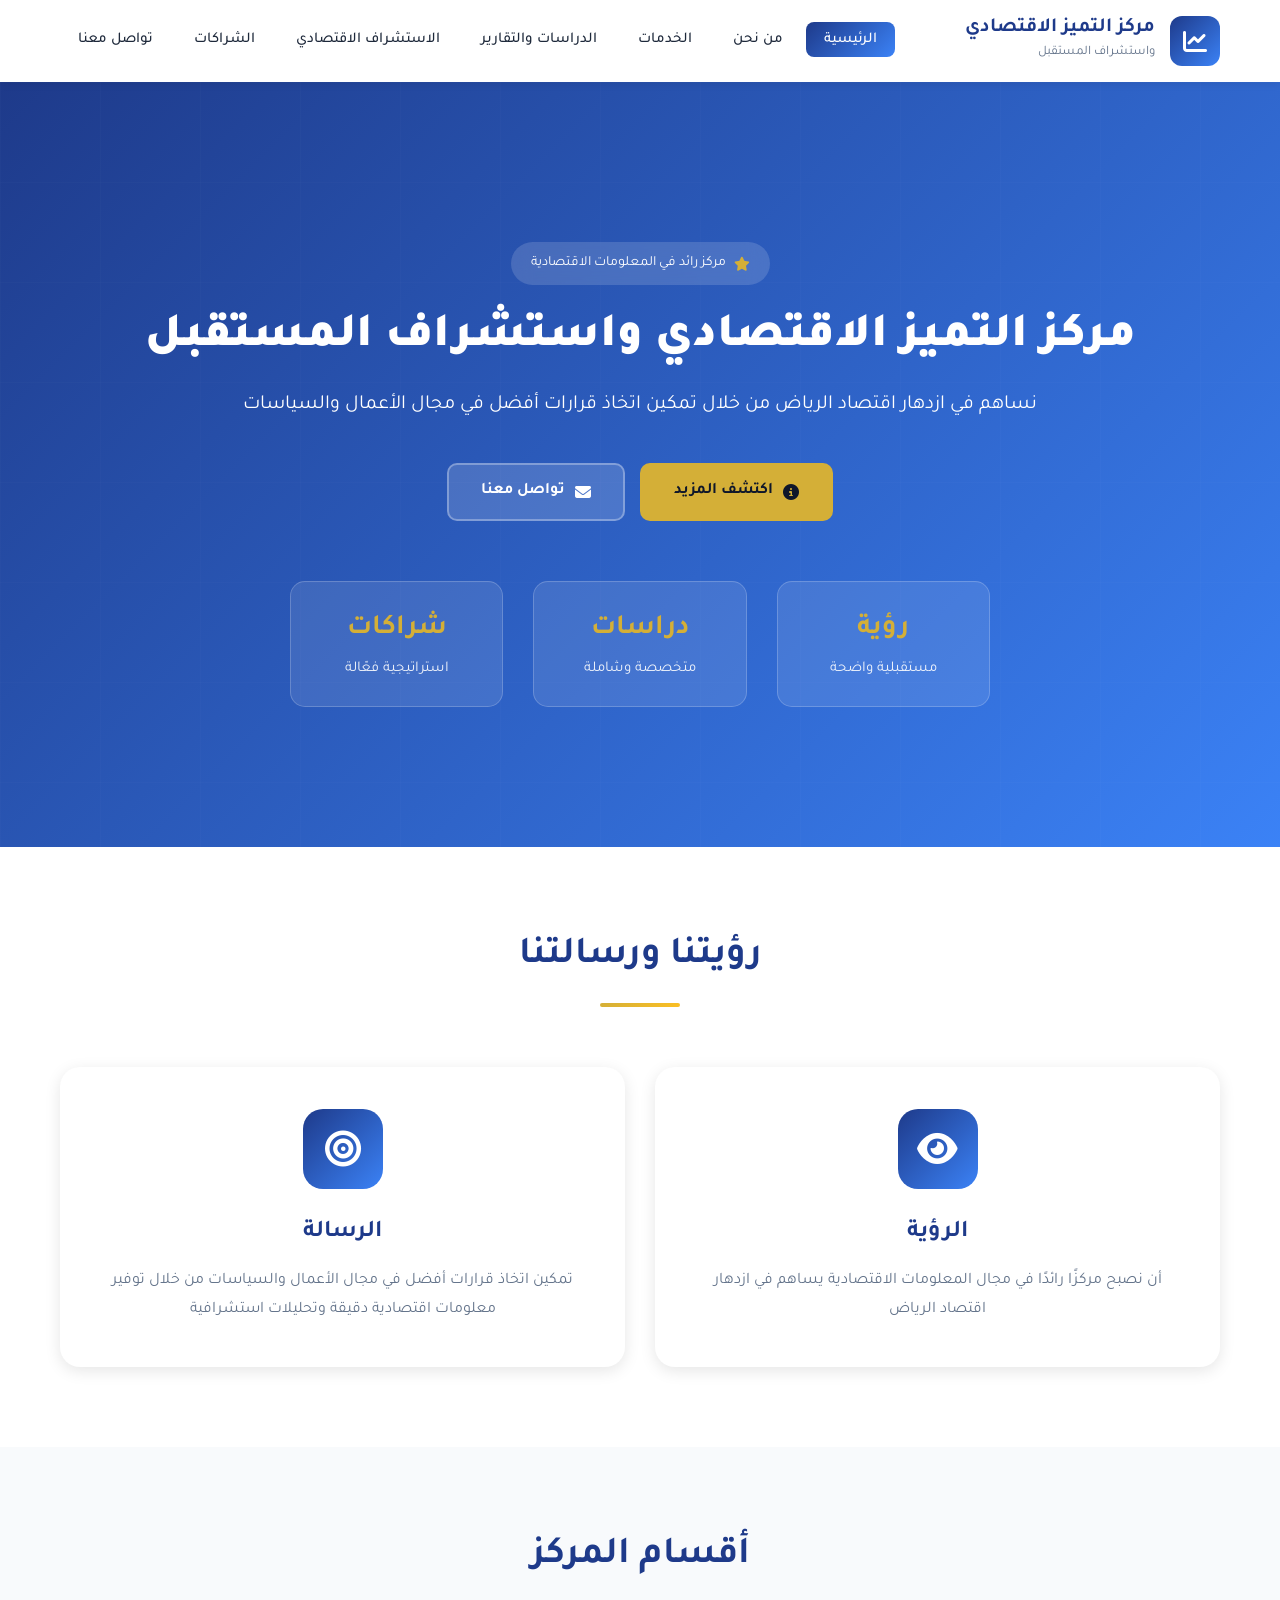
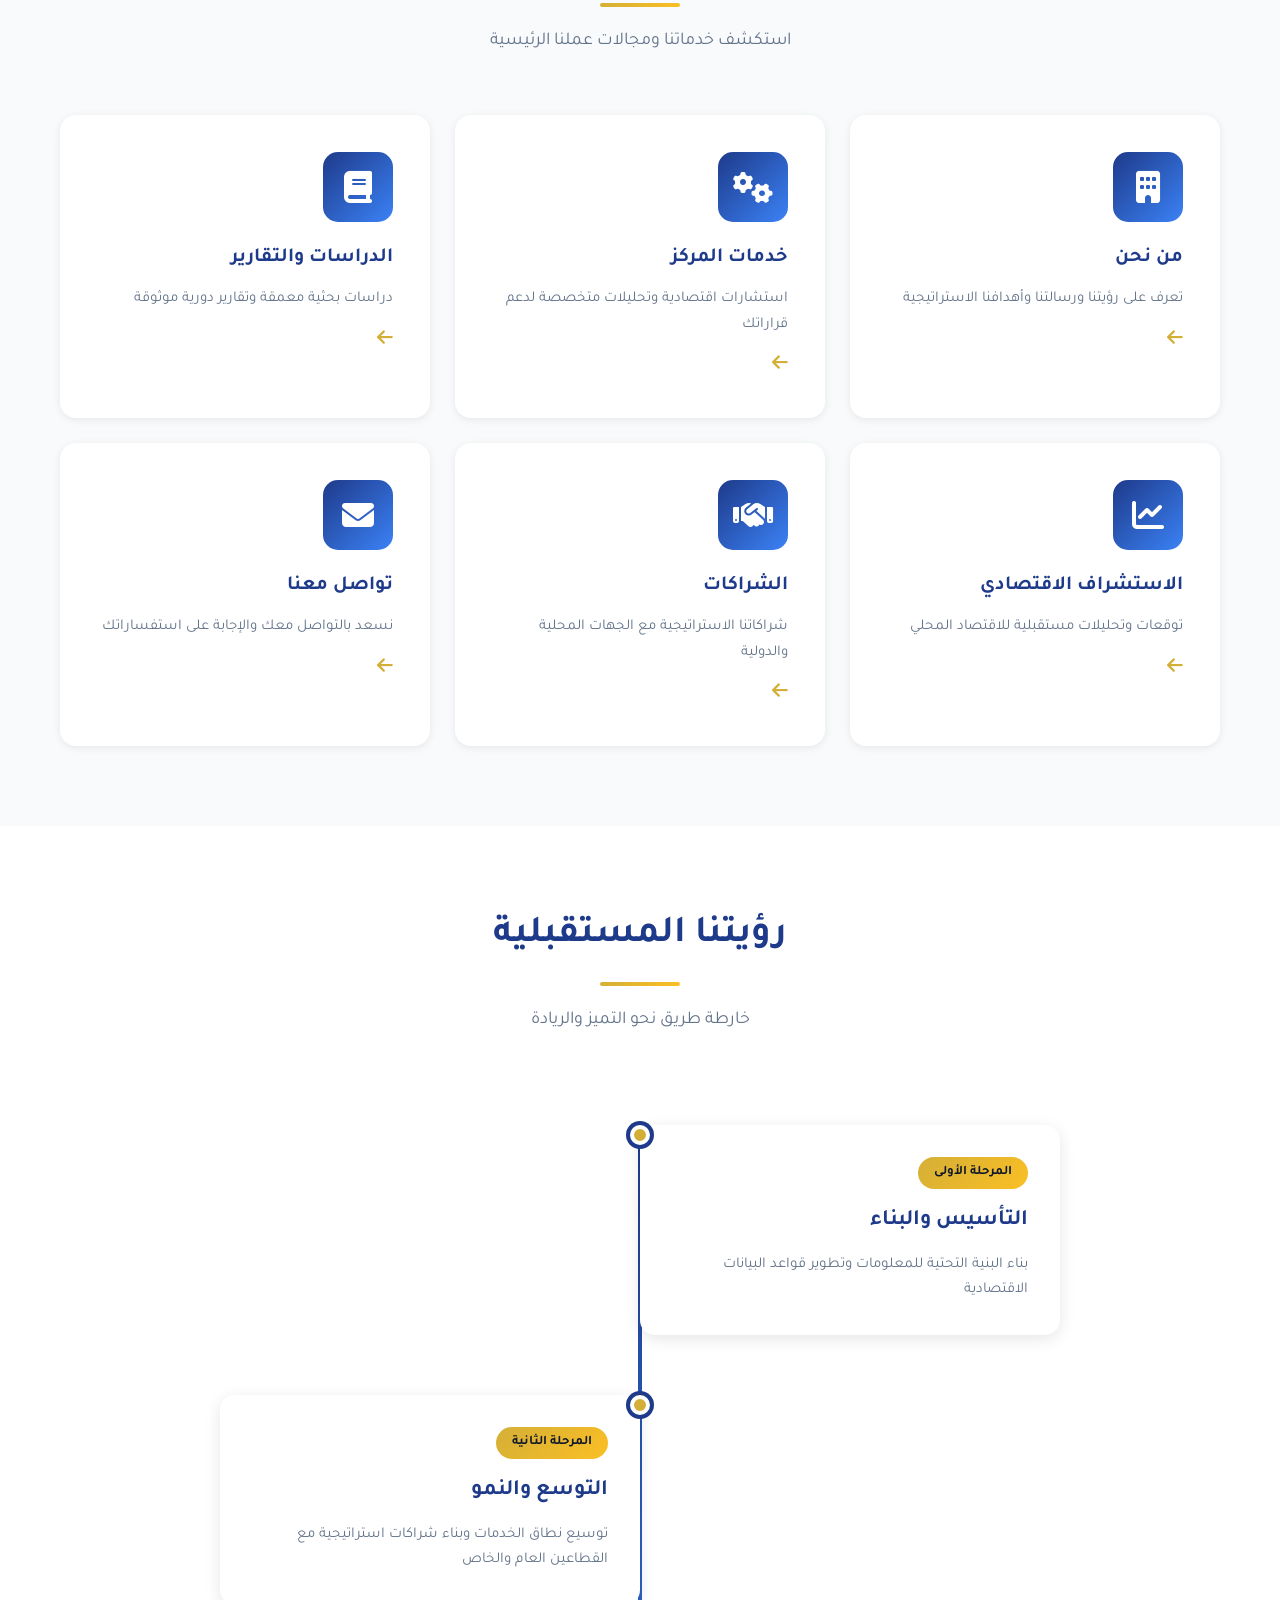
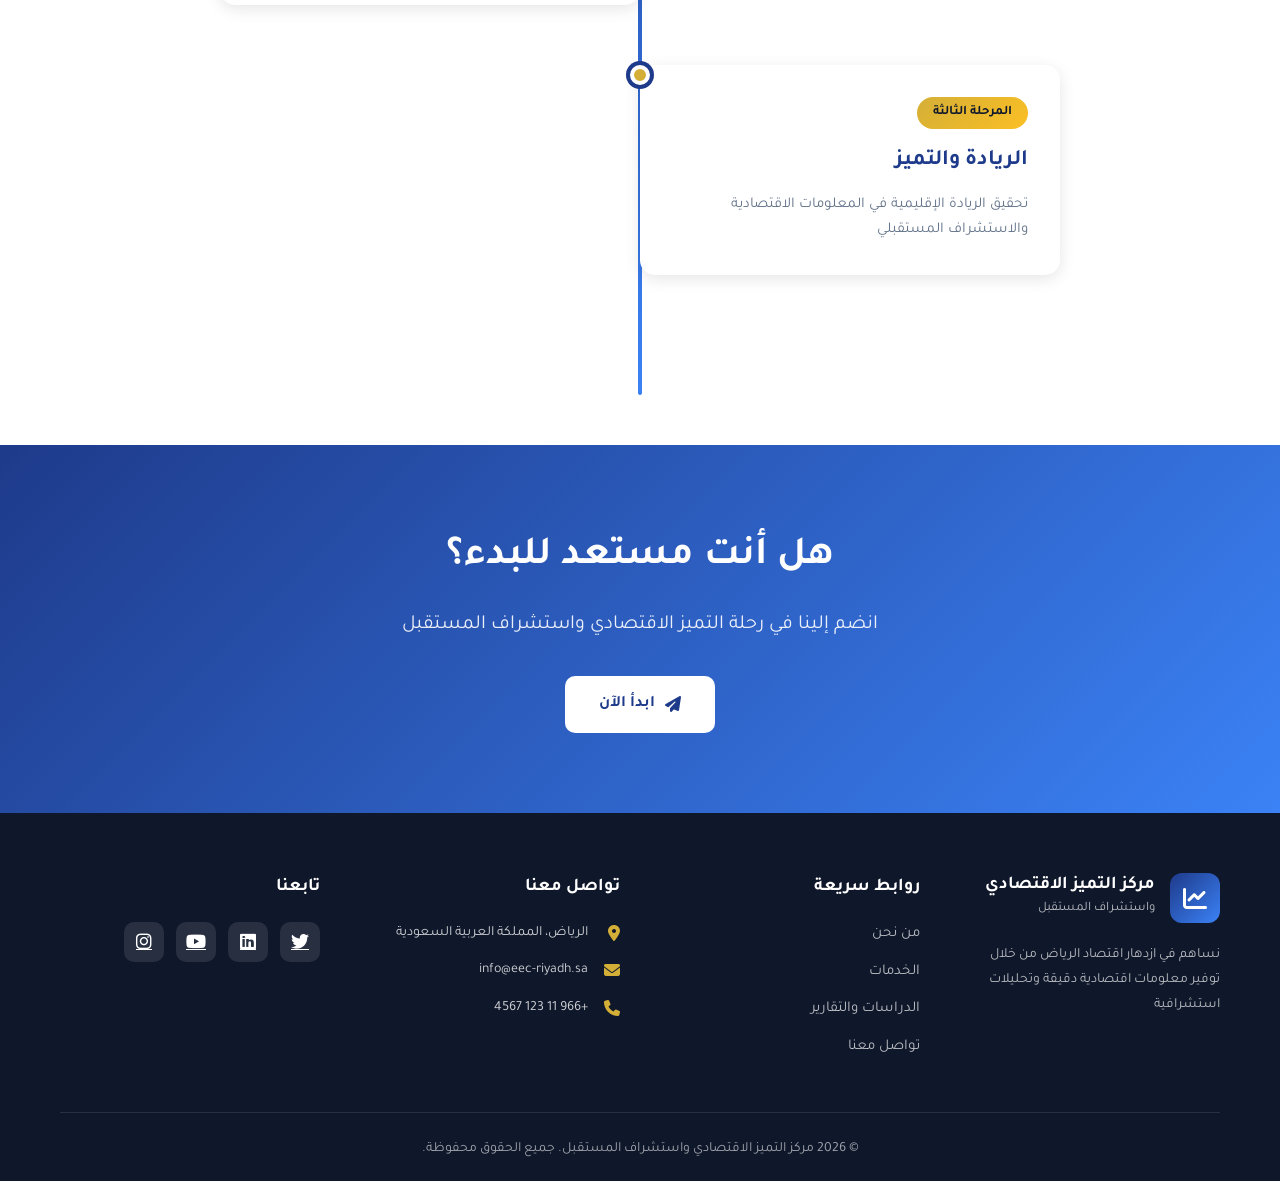
<file: index.html>
<!DOCTYPE html>
<html lang="ar" dir="rtl">
<head>
    <meta charset="UTF-8">
    <meta name="viewport" content="width=device-width, initial-scale=1.0">
    <title>مركز التميز الاقتصادي واستشراف المستقبل</title>
    <link rel="stylesheet" href="css/style.css">
    <link rel="stylesheet" href="https://cdn.jsdelivr.net/npm/@fortawesome/fontawesome-free@6.4.0/css/all.min.css">
    <link rel="preconnect" href="https://fonts.googleapis.com">
    <link rel="preconnect" href="https://fonts.gstatic.com" crossorigin>
    <link href="https://fonts.googleapis.com/css2?family=Tajawal:wght@300;400;500;700;900&display=swap" rel="stylesheet">
</head>
<body>
    <!-- Header -->
    <header class="header">
        <div class="container">
            <nav class="navbar">
                <div class="logo">
                    <div class="logo-icon">
                        <i class="fas fa-chart-line"></i>
                    </div>
                    <div class="logo-text">
                        <h1>مركز التميز الاقتصادي</h1>
                        <span>واستشراف المستقبل</span>
                    </div>
                </div>
                <button class="nav-toggle" id="navToggle">
                    <i class="fas fa-bars"></i>
                </button>
                <ul class="nav-menu" id="navMenu">
                    <li><a href="index.html" class="active">الرئيسية</a></li>
                    <li><a href="about.html">من نحن</a></li>
                    <li><a href="services.html">الخدمات</a></li>
                    <li><a href="studies.html">الدراسات والتقارير</a></li>
                    <li><a href="foresight.html">الاستشراف الاقتصادي</a></li>
                    <li><a href="partnerships.html">الشراكات</a></li>
                    <li><a href="contact.html">تواصل معنا</a></li>
                </ul>
            </nav>
        </div>
    </header>

    <!-- Hero Section -->
    <section class="hero">
        <div class="hero-overlay"></div>
        <div class="container">
            <div class="hero-content">
                <div class="hero-badge">
                    <i class="fas fa-star"></i>
                    <span>مركز رائد في المعلومات الاقتصادية</span>
                </div>
                <h1 class="hero-title">مركز التميز الاقتصادي واستشراف المستقبل</h1>
                <p class="hero-subtitle">نساهم في ازدهار اقتصاد الرياض من خلال تمكين اتخاذ قرارات أفضل في مجال الأعمال والسياسات</p>
                <div class="hero-buttons">
                    <a href="about.html" class="btn btn-primary">
                        <i class="fas fa-info-circle"></i>
                        <span>اكتشف المزيد</span>
                    </a>
                    <a href="contact.html" class="btn btn-secondary">
                        <i class="fas fa-envelope"></i>
                        <span>تواصل معنا</span>
                    </a>
                </div>
                <div class="hero-stats">
                    <div class="stat-item">
                        <div class="stat-number">رؤية</div>
                        <div class="stat-label">مستقبلية واضحة</div>
                    </div>
                    <div class="stat-item">
                        <div class="stat-number">دراسات</div>
                        <div class="stat-label">متخصصة وشاملة</div>
                    </div>
                    <div class="stat-item">
                        <div class="stat-number">شراكات</div>
                        <div class="stat-label">استراتيجية فعّالة</div>
                    </div>
                </div>
            </div>
        </div>
    </section>

    <!-- Vision & Mission Section -->
    <section class="vision-mission">
        <div class="container">
            <div class="section-header">
                <h2 class="section-title">رؤيتنا ورسالتنا</h2>
                <div class="section-divider"></div>
            </div>
            <div class="vm-grid">
                <div class="vm-card">
                    <div class="vm-icon">
                        <i class="fas fa-eye"></i>
                    </div>
                    <h3>الرؤية</h3>
                    <p>أن نصبح مركزًا رائدًا في مجال المعلومات الاقتصادية يساهم في ازدهار اقتصاد الرياض</p>
                </div>
                <div class="vm-card">
                    <div class="vm-icon">
                        <i class="fas fa-bullseye"></i>
                    </div>
                    <h3>الرسالة</h3>
                    <p>تمكين اتخاذ قرارات أفضل في مجال الأعمال والسياسات من خلال توفير معلومات اقتصادية دقيقة وتحليلات استشرافية</p>
                </div>
            </div>
        </div>
    </section>

    <!-- Main Services Cards -->
    <section class="services-nav">
        <div class="container">
            <div class="section-header">
                <h2 class="section-title">أقسام المركز</h2>
                <div class="section-divider"></div>
                <p class="section-subtitle">استكشف خدماتنا ومجالات عملنا الرئيسية</p>
            </div>
            <div class="services-grid">
                <a href="about.html" class="service-card">
                    <div class="service-icon">
                        <i class="fas fa-building"></i>
                    </div>
                    <h3>من نحن</h3>
                    <p>تعرف على رؤيتنا ورسالتنا وأهدافنا الاستراتيجية</p>
                    <div class="service-arrow">
                        <i class="fas fa-arrow-left"></i>
                    </div>
                </a>

                <a href="services.html" class="service-card">
                    <div class="service-icon">
                        <i class="fas fa-cogs"></i>
                    </div>
                    <h3>خدمات المركز</h3>
                    <p>استشارات اقتصادية وتحليلات متخصصة لدعم قراراتك</p>
                    <div class="service-arrow">
                        <i class="fas fa-arrow-left"></i>
                    </div>
                </a>

                <a href="studies.html" class="service-card">
                    <div class="service-icon">
                        <i class="fas fa-book"></i>
                    </div>
                    <h3>الدراسات والتقارير</h3>
                    <p>دراسات بحثية معمقة وتقارير دورية موثوقة</p>
                    <div class="service-arrow">
                        <i class="fas fa-arrow-left"></i>
                    </div>
                </a>

                <a href="foresight.html" class="service-card">
                    <div class="service-icon">
                        <i class="fas fa-chart-line"></i>
                    </div>
                    <h3>الاستشراف الاقتصادي</h3>
                    <p>توقعات وتحليلات مستقبلية للاقتصاد المحلي</p>
                    <div class="service-arrow">
                        <i class="fas fa-arrow-left"></i>
                    </div>
                </a>

                <a href="partnerships.html" class="service-card">
                    <div class="service-icon">
                        <i class="fas fa-handshake"></i>
                    </div>
                    <h3>الشراكات</h3>
                    <p>شراكاتنا الاستراتيجية مع الجهات المحلية والدولية</p>
                    <div class="service-arrow">
                        <i class="fas fa-arrow-left"></i>
                    </div>
                </a>

                <a href="contact.html" class="service-card">
                    <div class="service-icon">
                        <i class="fas fa-envelope"></i>
                    </div>
                    <h3>تواصل معنا</h3>
                    <p>نسعد بالتواصل معك والإجابة على استفساراتك</p>
                    <div class="service-arrow">
                        <i class="fas fa-arrow-left"></i>
                    </div>
                </a>
            </div>
        </div>
    </section>

    <!-- Future Vision Timeline -->
    <section class="timeline-section">
        <div class="container">
            <div class="section-header">
                <h2 class="section-title">رؤيتنا المستقبلية</h2>
                <div class="section-divider"></div>
                <p class="section-subtitle">خارطة طريق نحو التميز والريادة</p>
            </div>
            <div class="timeline">
                <div class="timeline-item">
                    <div class="timeline-dot"></div>
                    <div class="timeline-content">
                        <div class="timeline-year">المرحلة الأولى</div>
                        <h3>التأسيس والبناء</h3>
                        <p>بناء البنية التحتية للمعلومات وتطوير قواعد البيانات الاقتصادية</p>
                    </div>
                </div>
                <div class="timeline-item">
                    <div class="timeline-dot"></div>
                    <div class="timeline-content">
                        <div class="timeline-year">المرحلة الثانية</div>
                        <h3>التوسع والنمو</h3>
                        <p>توسيع نطاق الخدمات وبناء شراكات استراتيجية مع القطاعين العام والخاص</p>
                    </div>
                </div>
                <div class="timeline-item">
                    <div class="timeline-dot"></div>
                    <div class="timeline-content">
                        <div class="timeline-year">المرحلة الثالثة</div>
                        <h3>الريادة والتميز</h3>
                        <p>تحقيق الريادة الإقليمية في المعلومات الاقتصادية والاستشراف المستقبلي</p>
                    </div>
                </div>
            </div>
        </div>
    </section>

    <!-- CTA Section -->
    <section class="cta-section">
        <div class="container">
            <div class="cta-content">
                <h2>هل أنت مستعد للبدء؟</h2>
                <p>انضم إلينا في رحلة التميز الاقتصادي واستشراف المستقبل</p>
                <a href="contact.html" class="btn btn-light">
                    <i class="fas fa-paper-plane"></i>
                    <span>ابدأ الآن</span>
                </a>
            </div>
        </div>
    </section>

    <!-- Footer -->
    <footer class="footer">
        <div class="container">
            <div class="footer-content">
                <div class="footer-section">
                    <div class="footer-logo">
                        <div class="logo-icon">
                            <i class="fas fa-chart-line"></i>
                        </div>
                        <div class="logo-text">
                            <h3>مركز التميز الاقتصادي</h3>
                            <span>واستشراف المستقبل</span>
                        </div>
                    </div>
                    <p class="footer-desc">نساهم في ازدهار اقتصاد الرياض من خلال توفير معلومات اقتصادية دقيقة وتحليلات استشرافية</p>
                </div>
                <div class="footer-section">
                    <h4>روابط سريعة</h4>
                    <ul class="footer-links">
                        <li><a href="about.html">من نحن</a></li>
                        <li><a href="services.html">الخدمات</a></li>
                        <li><a href="studies.html">الدراسات والتقارير</a></li>
                        <li><a href="contact.html">تواصل معنا</a></li>
                    </ul>
                </div>
                <div class="footer-section">
                    <h4>تواصل معنا</h4>
                    <ul class="footer-contact">
                        <li>
                            <i class="fas fa-map-marker-alt"></i>
                            <span>الرياض، المملكة العربية السعودية</span>
                        </li>
                        <li>
                            <i class="fas fa-envelope"></i>
                            <span>info@eec-riyadh.sa</span>
                        </li>
                        <li>
                            <i class="fas fa-phone"></i>
                            <span>+966 11 123 4567</span>
                        </li>
                    </ul>
                </div>
                <div class="footer-section">
                    <h4>تابعنا</h4>
                    <div class="social-links">
                        <a href="#" aria-label="Twitter"><i class="fab fa-twitter"></i></a>
                        <a href="#" aria-label="LinkedIn"><i class="fab fa-linkedin"></i></a>
                        <a href="#" aria-label="YouTube"><i class="fab fa-youtube"></i></a>
                        <a href="#" aria-label="Instagram"><i class="fab fa-instagram"></i></a>
                    </div>
                </div>
            </div>
            <div class="footer-bottom">
                <p>&copy; 2026 مركز التميز الاقتصادي واستشراف المستقبل. جميع الحقوق محفوظة.</p>
            </div>
        </div>
    </footer>

    <script src="js/main.js"></script>
</body>
</html>
</file>
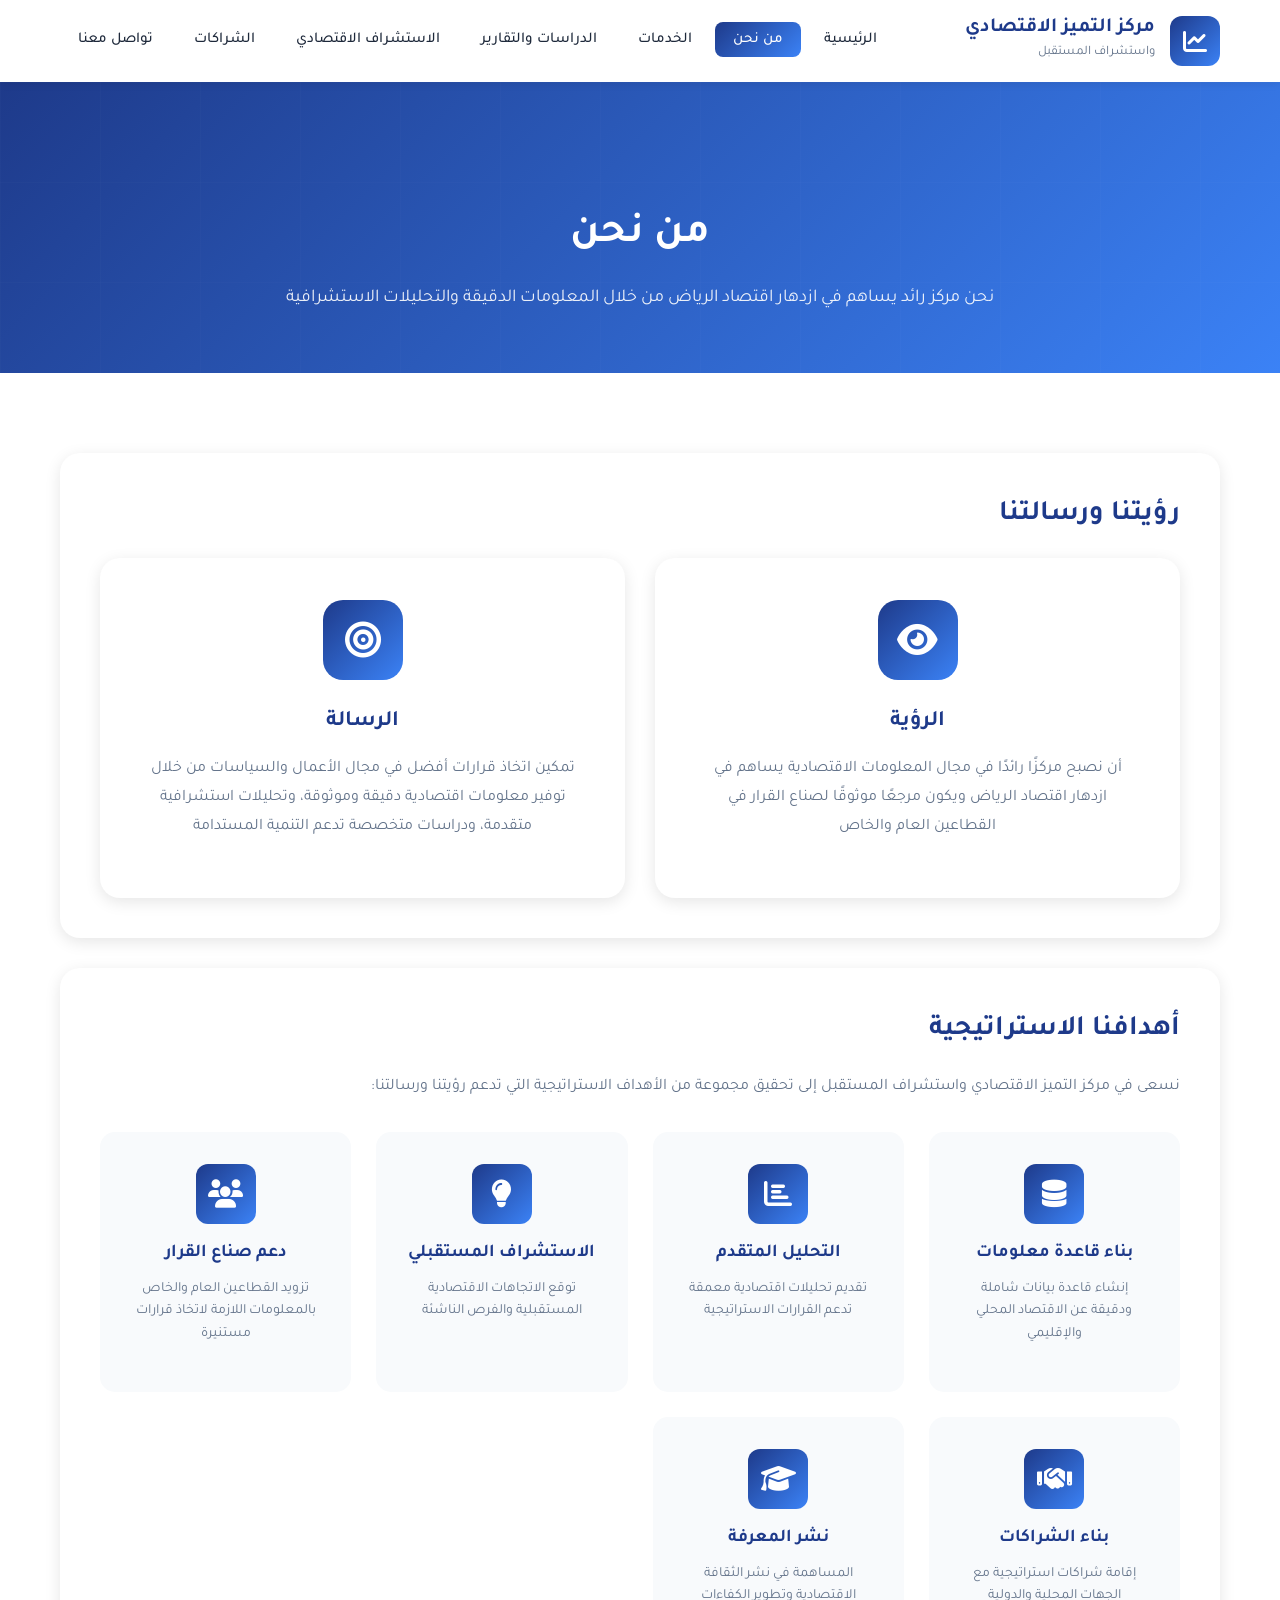
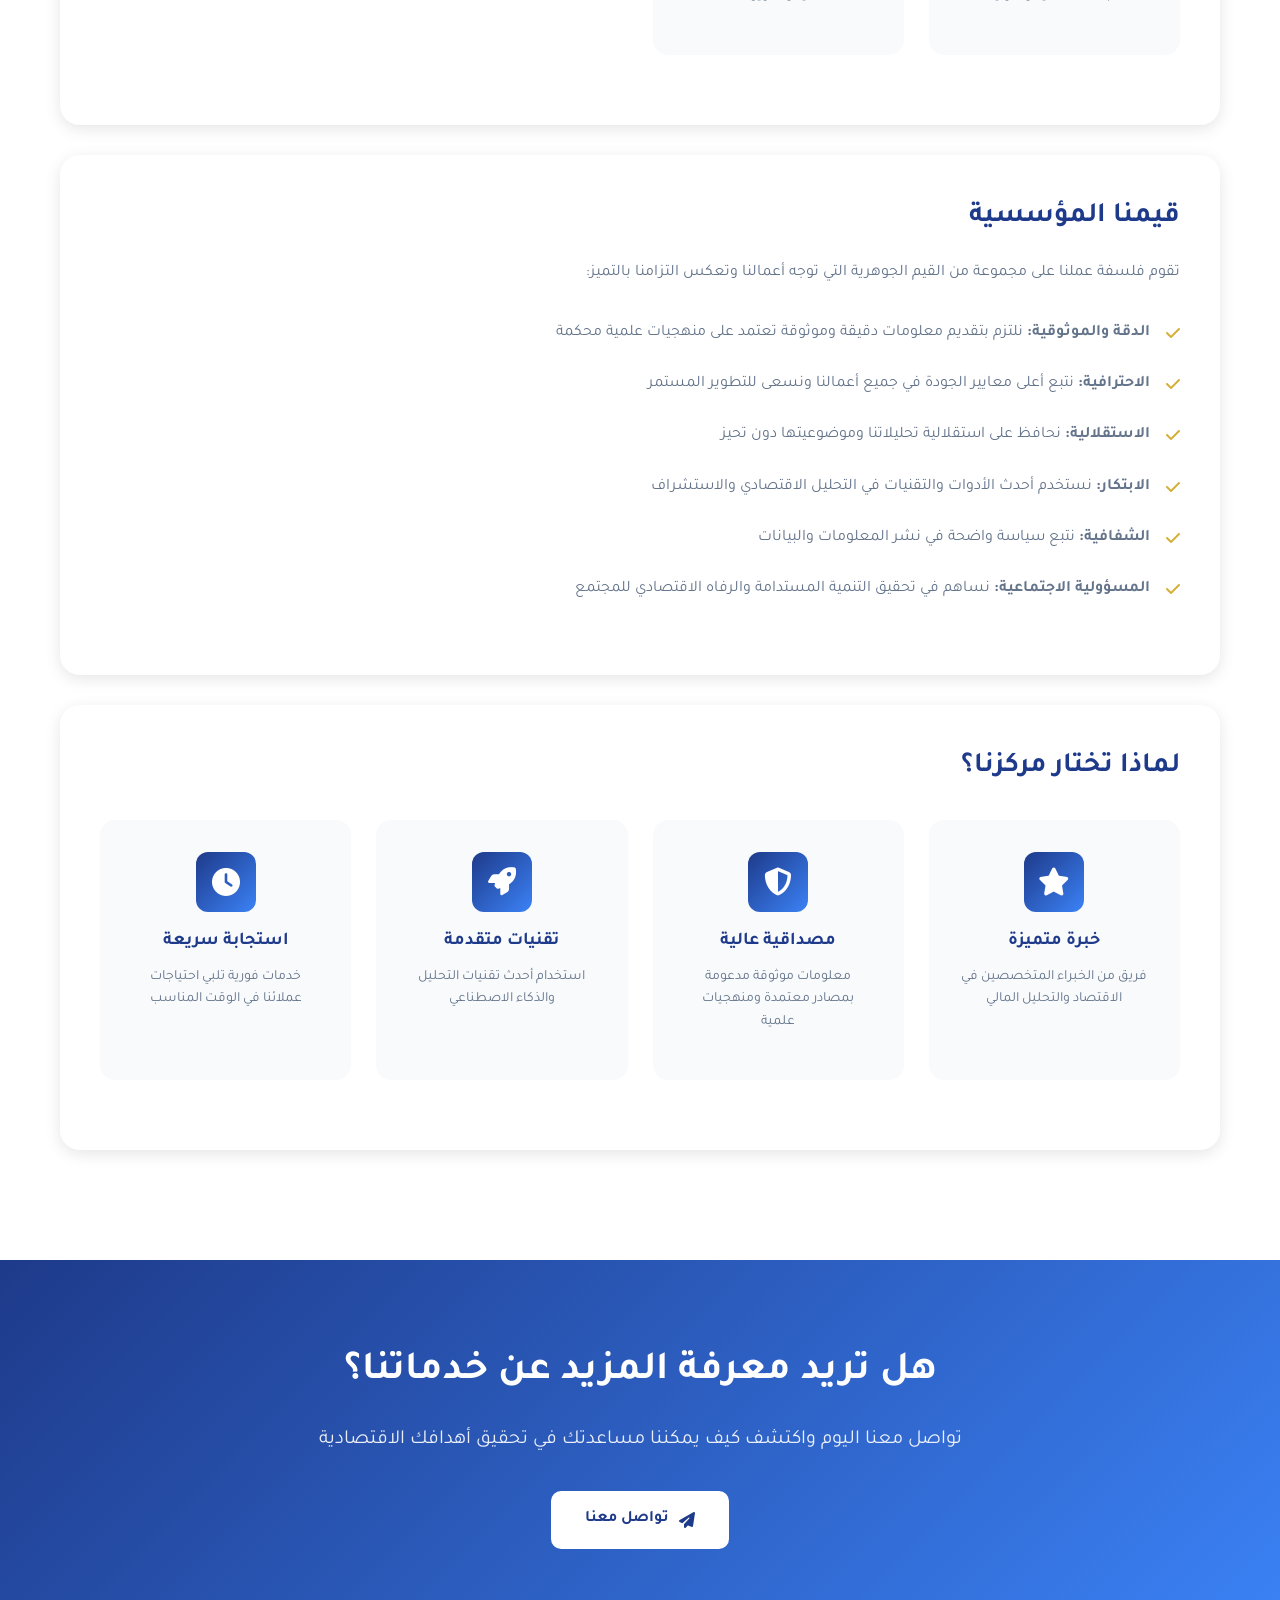
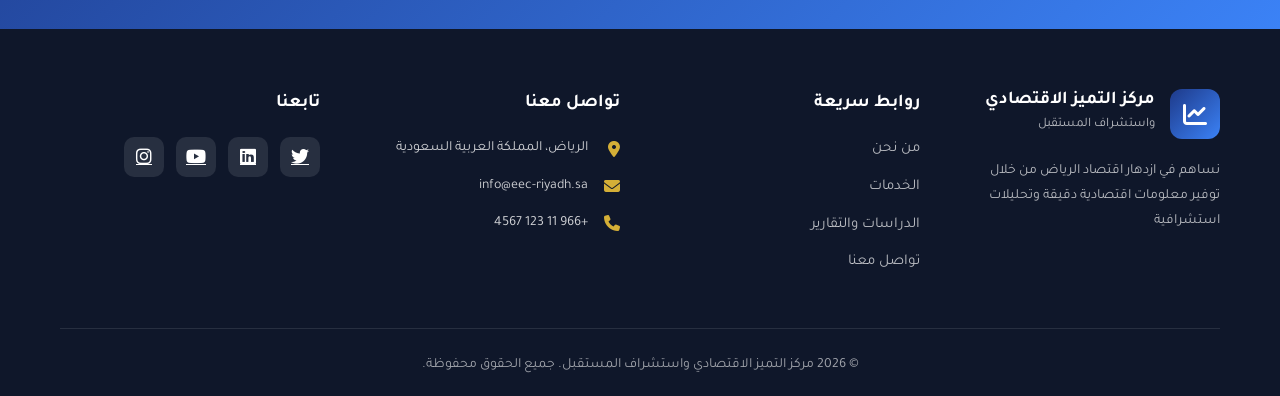
<file: about.html>
<!DOCTYPE html>
<html lang="ar" dir="rtl">
<head>
    <meta charset="UTF-8">
    <meta name="viewport" content="width=device-width, initial-scale=1.0">
    <title>من نحن - مركز التميز الاقتصادي واستشراف المستقبل</title>
    <link rel="stylesheet" href="css/style.css">
    <link rel="stylesheet" href="https://cdn.jsdelivr.net/npm/@fortawesome/fontawesome-free@6.4.0/css/all.min.css">
    <link href="https://fonts.googleapis.com/css2?family=Tajawal:wght@300;400;500;700;900&display=swap" rel="stylesheet">
</head>
<body>
    <!-- Header -->
    <header class="header">
        <div class="container">
            <nav class="navbar">
                <div class="logo">
                    <div class="logo-icon">
                        <i class="fas fa-chart-line"></i>
                    </div>
                    <div class="logo-text">
                        <h1>مركز التميز الاقتصادي</h1>
                        <span>واستشراف المستقبل</span>
                    </div>
                </div>
                <button class="nav-toggle" id="navToggle">
                    <i class="fas fa-bars"></i>
                </button>
                <ul class="nav-menu" id="navMenu">
                    <li><a href="index.html">الرئيسية</a></li>
                    <li><a href="about.html" class="active">من نحن</a></li>
                    <li><a href="services.html">الخدمات</a></li>
                    <li><a href="studies.html">الدراسات والتقارير</a></li>
                    <li><a href="foresight.html">الاستشراف الاقتصادي</a></li>
                    <li><a href="partnerships.html">الشراكات</a></li>
                    <li><a href="contact.html">تواصل معنا</a></li>
                </ul>
            </nav>
        </div>
    </header>

    <!-- Page Header -->
    <section class="page-header">
        <div class="page-header-content">
            <div class="container">
                <h1>من نحن</h1>
                <p>نحن مركز رائد يساهم في ازدهار اقتصاد الرياض من خلال المعلومات الدقيقة والتحليلات الاستشرافية</p>
            </div>
        </div>
    </section>

    <!-- Page Content -->
    <section class="page-content">
        <div class="container">
            <!-- Vision & Mission -->
            <div class="content-card">
                <h2>رؤيتنا ورسالتنا</h2>
                <div class="vm-grid">
                    <div class="vm-card">
                        <div class="vm-icon">
                            <i class="fas fa-eye"></i>
                        </div>
                        <h3>الرؤية</h3>
                        <p>أن نصبح مركزًا رائدًا في مجال المعلومات الاقتصادية يساهم في ازدهار اقتصاد الرياض ويكون مرجعًا موثوقًا لصناع القرار في القطاعين العام والخاص</p>
                    </div>
                    <div class="vm-card">
                        <div class="vm-icon">
                            <i class="fas fa-bullseye"></i>
                        </div>
                        <h3>الرسالة</h3>
                        <p>تمكين اتخاذ قرارات أفضل في مجال الأعمال والسياسات من خلال توفير معلومات اقتصادية دقيقة وموثوقة، وتحليلات استشرافية متقدمة، ودراسات متخصصة تدعم التنمية المستدامة</p>
                    </div>
                </div>
            </div>

            <!-- Our Goals -->
            <div class="content-card">
                <h2>أهدافنا الاستراتيجية</h2>
                <p>نسعى في مركز التميز الاقتصادي واستشراف المستقبل إلى تحقيق مجموعة من الأهداف الاستراتيجية التي تدعم رؤيتنا ورسالتنا:</p>
                
                <div class="features-grid">
                    <div class="feature-item">
                        <div class="feature-icon">
                            <i class="fas fa-database"></i>
                        </div>
                        <h4>بناء قاعدة معلومات</h4>
                        <p>إنشاء قاعدة بيانات شاملة ودقيقة عن الاقتصاد المحلي والإقليمي</p>
                    </div>

                    <div class="feature-item">
                        <div class="feature-icon">
                            <i class="fas fa-chart-bar"></i>
                        </div>
                        <h4>التحليل المتقدم</h4>
                        <p>تقديم تحليلات اقتصادية معمقة تدعم القرارات الاستراتيجية</p>
                    </div>

                    <div class="feature-item">
                        <div class="feature-icon">
                            <i class="fas fa-lightbulb"></i>
                        </div>
                        <h4>الاستشراف المستقبلي</h4>
                        <p>توقع الاتجاهات الاقتصادية المستقبلية والفرص الناشئة</p>
                    </div>

                    <div class="feature-item">
                        <div class="feature-icon">
                            <i class="fas fa-users"></i>
                        </div>
                        <h4>دعم صناع القرار</h4>
                        <p>تزويد القطاعين العام والخاص بالمعلومات اللازمة لاتخاذ قرارات مستنيرة</p>
                    </div>

                    <div class="feature-item">
                        <div class="feature-icon">
                            <i class="fas fa-handshake"></i>
                        </div>
                        <h4>بناء الشراكات</h4>
                        <p>إقامة شراكات استراتيجية مع الجهات المحلية والدولية</p>
                    </div>

                    <div class="feature-item">
                        <div class="feature-icon">
                            <i class="fas fa-graduation-cap"></i>
                        </div>
                        <h4>نشر المعرفة</h4>
                        <p>المساهمة في نشر الثقافة الاقتصادية وتطوير الكفاءات</p>
                    </div>
                </div>
            </div>

            <!-- Our Values -->
            <div class="content-card">
                <h2>قيمنا المؤسسية</h2>
                <p>تقوم فلسفة عملنا على مجموعة من القيم الجوهرية التي توجه أعمالنا وتعكس التزامنا بالتميز:</p>
                <ul>
                    <li><strong>الدقة والموثوقية:</strong> نلتزم بتقديم معلومات دقيقة وموثوقة تعتمد على منهجيات علمية محكمة</li>
                    <li><strong>الاحترافية:</strong> نتبع أعلى معايير الجودة في جميع أعمالنا ونسعى للتطوير المستمر</li>
                    <li><strong>الاستقلالية:</strong> نحافظ على استقلالية تحليلاتنا وموضوعيتها دون تحيز</li>
                    <li><strong>الابتكار:</strong> نستخدم أحدث الأدوات والتقنيات في التحليل الاقتصادي والاستشراف</li>
                    <li><strong>الشفافية:</strong> نتبع سياسة واضحة في نشر المعلومات والبيانات</li>
                    <li><strong>المسؤولية الاجتماعية:</strong> نساهم في تحقيق التنمية المستدامة والرفاه الاقتصادي للمجتمع</li>
                </ul>
            </div>

            <!-- Why Choose Us -->
            <div class="content-card">
                <h2>لماذا تختار مركزنا؟</h2>
                <div class="features-grid">
                    <div class="feature-item">
                        <div class="feature-icon">
                            <i class="fas fa-star"></i>
                        </div>
                        <h4>خبرة متميزة</h4>
                        <p>فريق من الخبراء المتخصصين في الاقتصاد والتحليل المالي</p>
                    </div>

                    <div class="feature-item">
                        <div class="feature-icon">
                            <i class="fas fa-shield-alt"></i>
                        </div>
                        <h4>مصداقية عالية</h4>
                        <p>معلومات موثوقة مدعومة بمصادر معتمدة ومنهجيات علمية</p>
                    </div>

                    <div class="feature-item">
                        <div class="feature-icon">
                            <i class="fas fa-rocket"></i>
                        </div>
                        <h4>تقنيات متقدمة</h4>
                        <p>استخدام أحدث تقنيات التحليل والذكاء الاصطناعي</p>
                    </div>

                    <div class="feature-item">
                        <div class="feature-icon">
                            <i class="fas fa-clock"></i>
                        </div>
                        <h4>استجابة سريعة</h4>
                        <p>خدمات فورية تلبي احتياجات عملائنا في الوقت المناسب</p>
                    </div>
                </div>
            </div>
        </div>
    </section>

    <!-- CTA Section -->
    <section class="cta-section">
        <div class="container">
            <div class="cta-content">
                <h2>هل تريد معرفة المزيد عن خدماتنا؟</h2>
                <p>تواصل معنا اليوم واكتشف كيف يمكننا مساعدتك في تحقيق أهدافك الاقتصادية</p>
                <a href="contact.html" class="btn btn-light">
                    <i class="fas fa-paper-plane"></i>
                    <span>تواصل معنا</span>
                </a>
            </div>
        </div>
    </section>

    <!-- Footer -->
    <footer class="footer">
        <div class="container">
            <div class="footer-content">
                <div class="footer-section">
                    <div class="footer-logo">
                        <div class="logo-icon">
                            <i class="fas fa-chart-line"></i>
                        </div>
                        <div class="logo-text">
                            <h3>مركز التميز الاقتصادي</h3>
                            <span>واستشراف المستقبل</span>
                        </div>
                    </div>
                    <p class="footer-desc">نساهم في ازدهار اقتصاد الرياض من خلال توفير معلومات اقتصادية دقيقة وتحليلات استشرافية</p>
                </div>
                <div class="footer-section">
                    <h4>روابط سريعة</h4>
                    <ul class="footer-links">
                        <li><a href="about.html">من نحن</a></li>
                        <li><a href="services.html">الخدمات</a></li>
                        <li><a href="studies.html">الدراسات والتقارير</a></li>
                        <li><a href="contact.html">تواصل معنا</a></li>
                    </ul>
                </div>
                <div class="footer-section">
                    <h4>تواصل معنا</h4>
                    <ul class="footer-contact">
                        <li>
                            <i class="fas fa-map-marker-alt"></i>
                            <span>الرياض، المملكة العربية السعودية</span>
                        </li>
                        <li>
                            <i class="fas fa-envelope"></i>
                            <span>info@eec-riyadh.sa</span>
                        </li>
                        <li>
                            <i class="fas fa-phone"></i>
                            <span>+966 11 123 4567</span>
                        </li>
                    </ul>
                </div>
                <div class="footer-section">
                    <h4>تابعنا</h4>
                    <div class="social-links">
                        <a href="#" aria-label="Twitter"><i class="fab fa-twitter"></i></a>
                        <a href="#" aria-label="LinkedIn"><i class="fab fa-linkedin"></i></a>
                        <a href="#" aria-label="YouTube"><i class="fab fa-youtube"></i></a>
                        <a href="#" aria-label="Instagram"><i class="fab fa-instagram"></i></a>
                    </div>
                </div>
            </div>
            <div class="footer-bottom">
                <p>&copy; 2026 مركز التميز الاقتصادي واستشراف المستقبل. جميع الحقوق محفوظة.</p>
            </div>
        </div>
    </footer>

    <script src="js/main.js"></script>
</body>
</html>
</file>
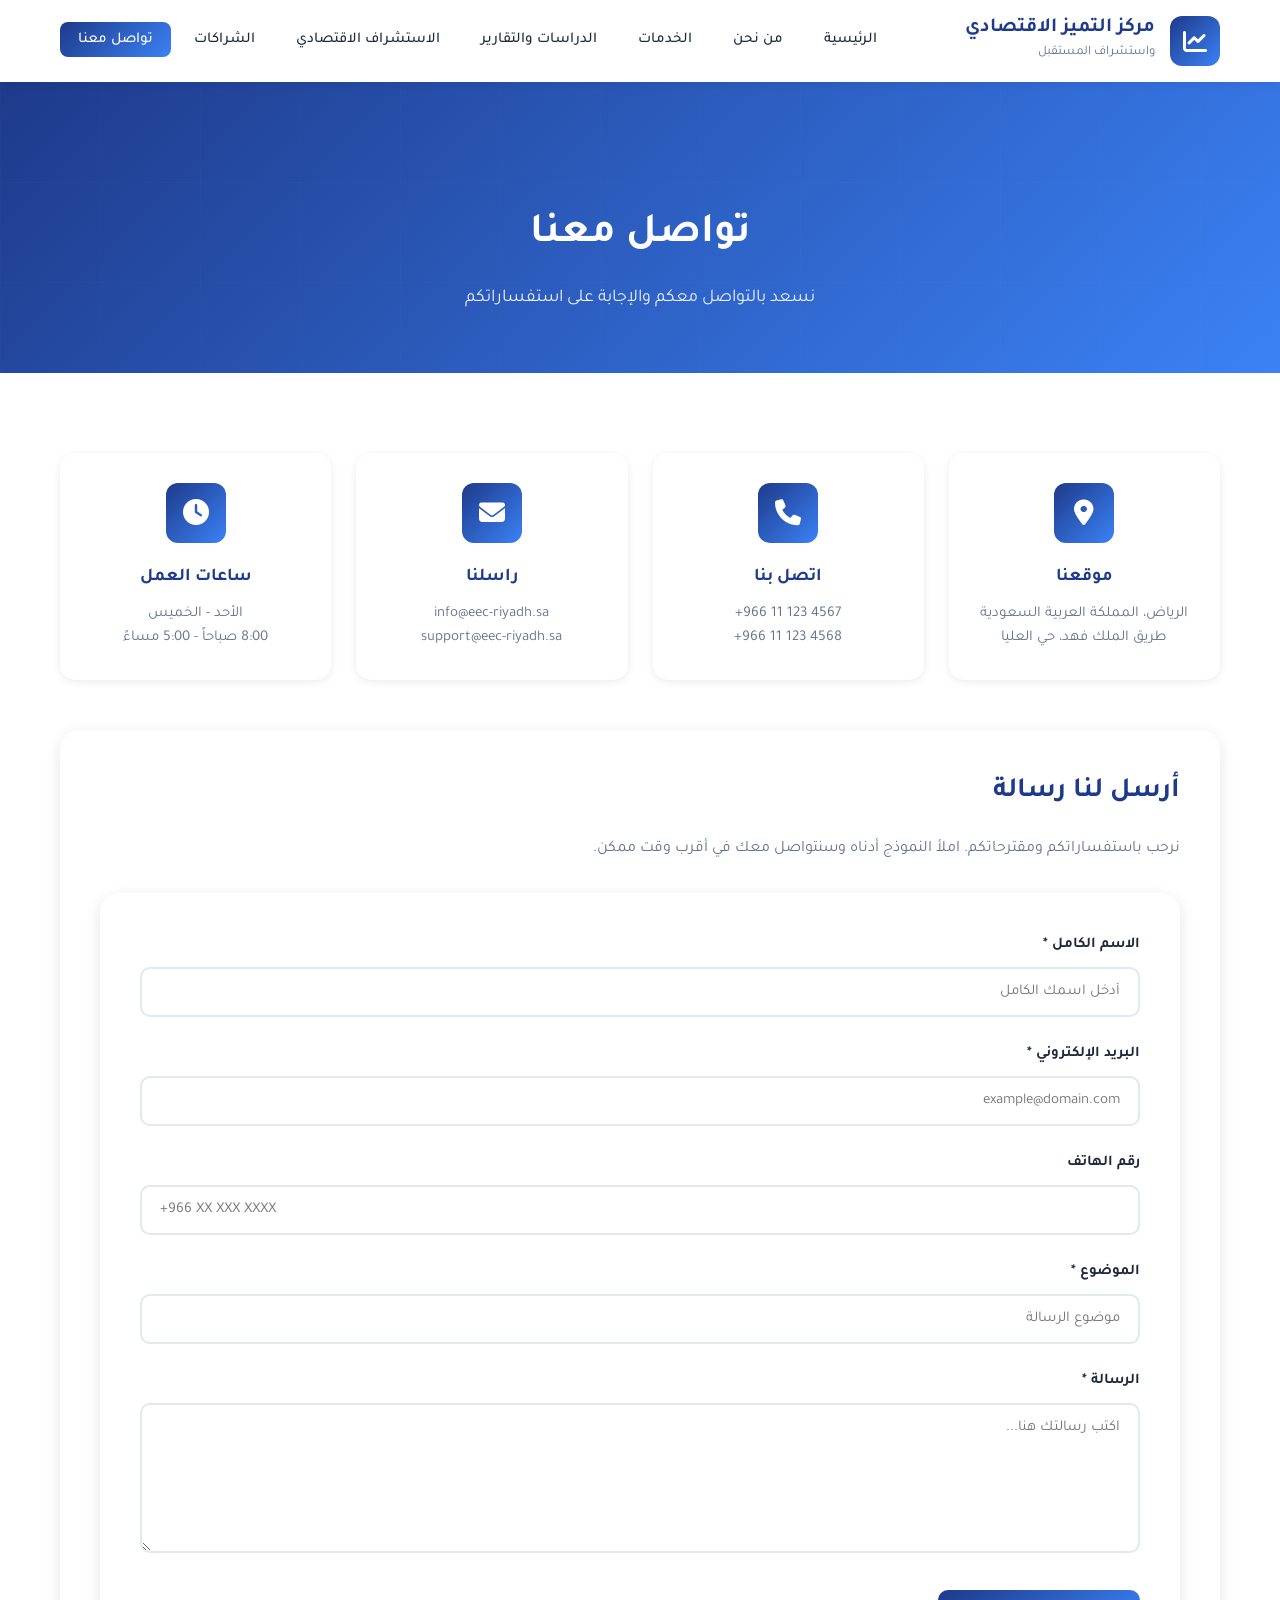
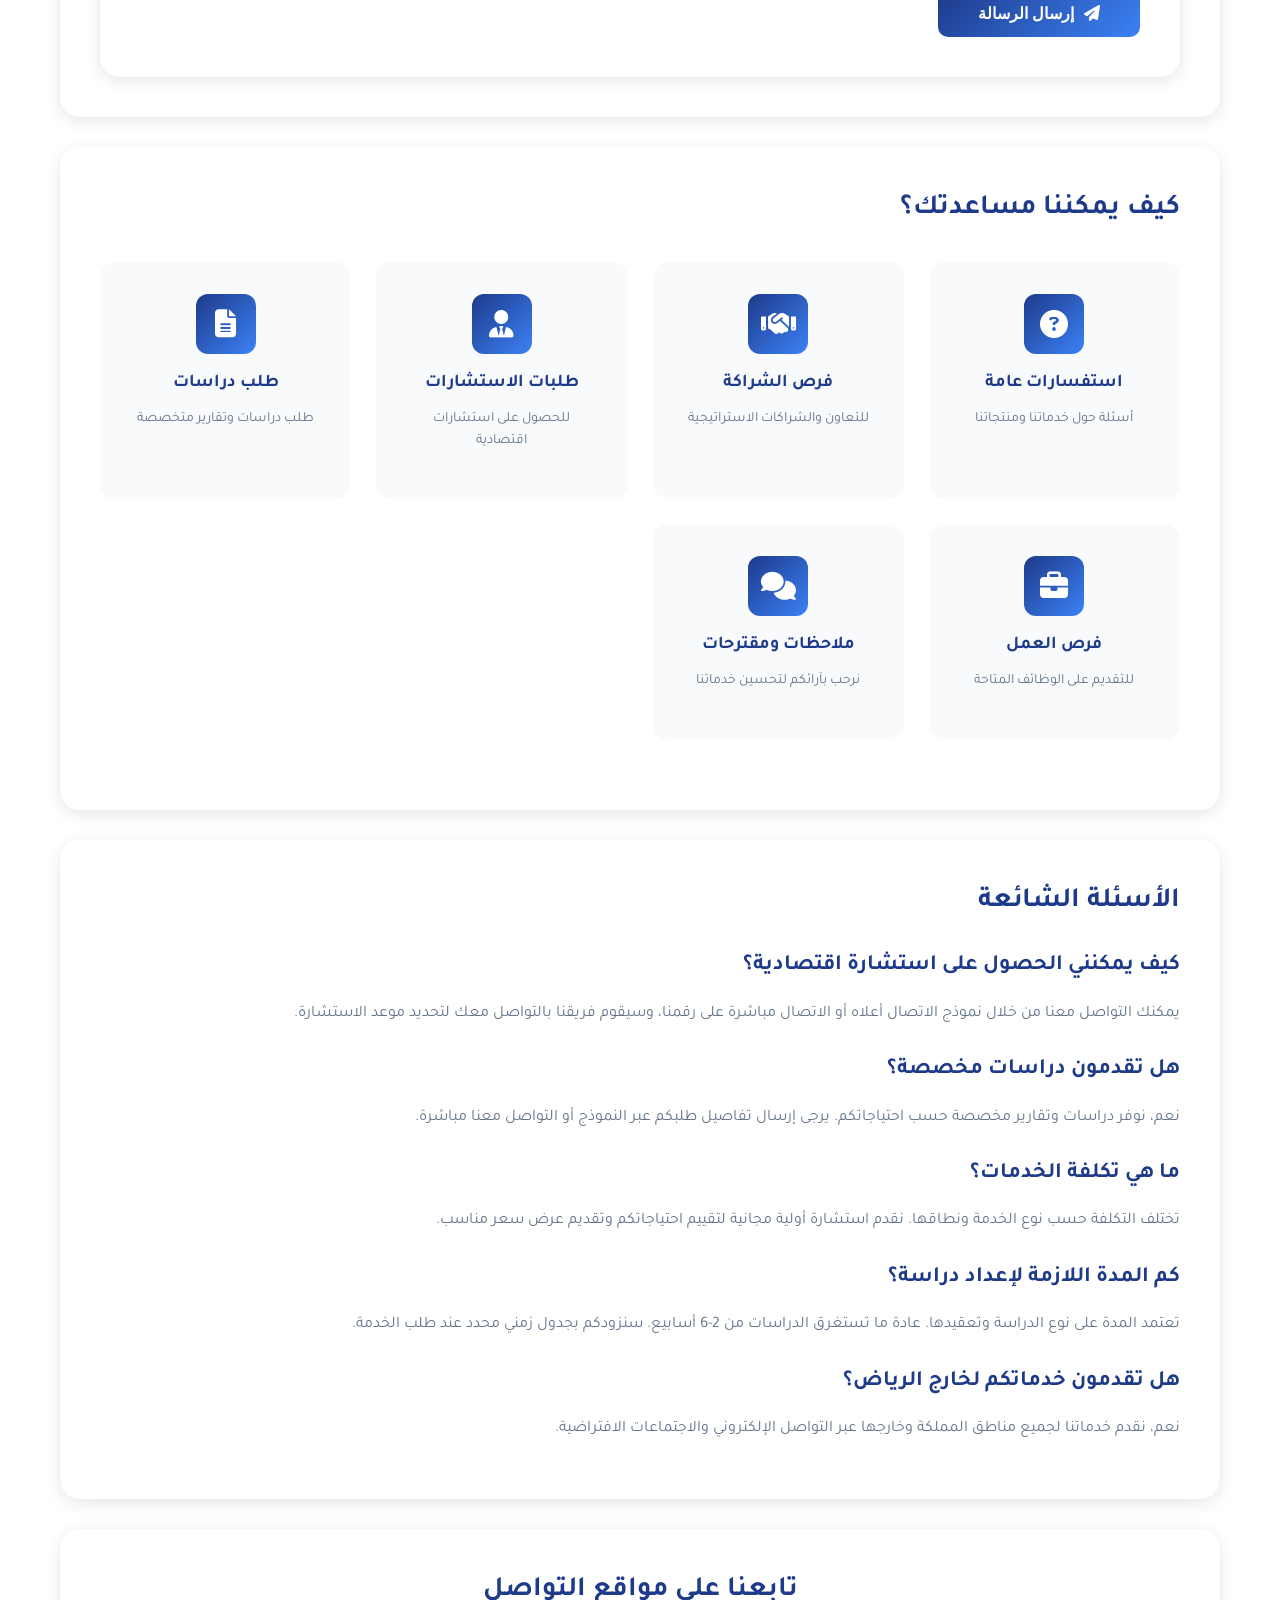
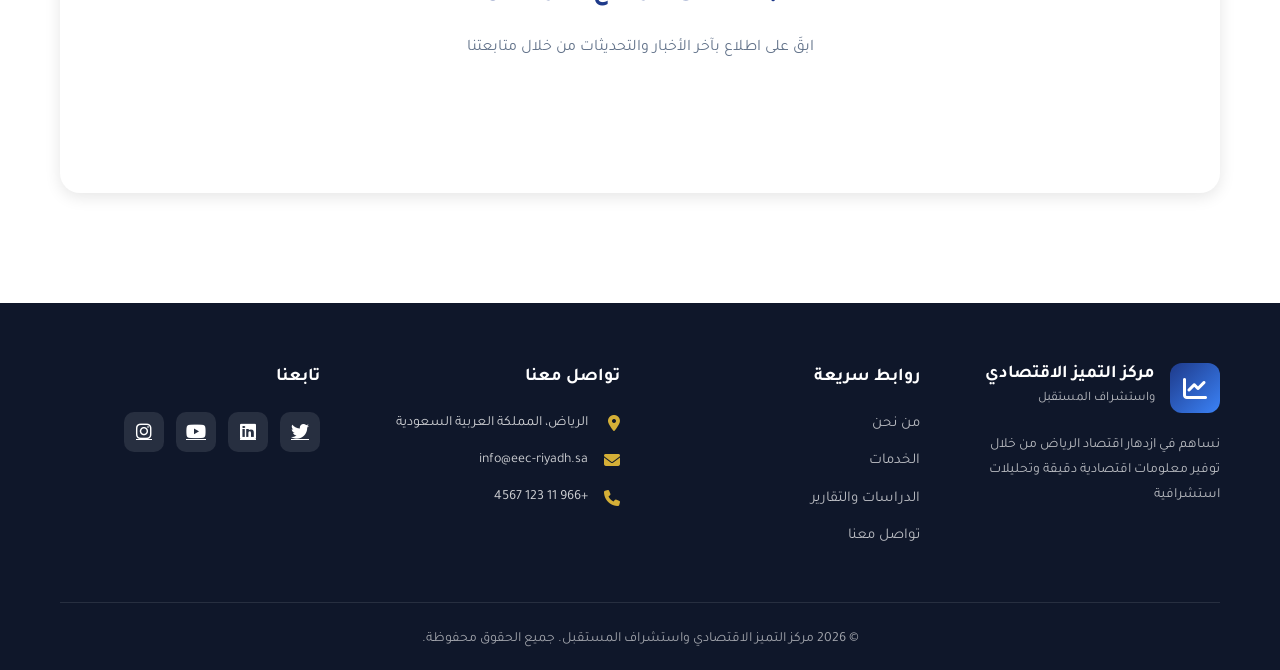
<file: contact.html>
<!DOCTYPE html>
<html lang="ar" dir="rtl">
<head>
    <meta charset="UTF-8">
    <meta name="viewport" content="width=device-width, initial-scale=1.0">
    <title>تواصل معنا - مركز التميز الاقتصادي واستشراف المستقبل</title>
    <link rel="stylesheet" href="css/style.css">
    <link rel="stylesheet" href="https://cdn.jsdelivr.net/npm/@fortawesome/fontawesome-free@6.4.0/css/all.min.css">
    <link href="https://fonts.googleapis.com/css2?family=Tajawal:wght@300;400;500;700;900&display=swap" rel="stylesheet">
</head>
<body>
    <!-- Header -->
    <header class="header">
        <div class="container">
            <nav class="navbar">
                <div class="logo">
                    <div class="logo-icon">
                        <i class="fas fa-chart-line"></i>
                    </div>
                    <div class="logo-text">
                        <h1>مركز التميز الاقتصادي</h1>
                        <span>واستشراف المستقبل</span>
                    </div>
                </div>
                <button class="nav-toggle" id="navToggle">
                    <i class="fas fa-bars"></i>
                </button>
                <ul class="nav-menu" id="navMenu">
                    <li><a href="index.html">الرئيسية</a></li>
                    <li><a href="about.html">من نحن</a></li>
                    <li><a href="services.html">الخدمات</a></li>
                    <li><a href="studies.html">الدراسات والتقارير</a></li>
                    <li><a href="foresight.html">الاستشراف الاقتصادي</a></li>
                    <li><a href="partnerships.html">الشراكات</a></li>
                    <li><a href="contact.html" class="active">تواصل معنا</a></li>
                </ul>
            </nav>
        </div>
    </header>

    <!-- Page Header -->
    <section class="page-header">
        <div class="page-header-content">
            <div class="container">
                <h1>تواصل معنا</h1>
                <p>نسعد بالتواصل معكم والإجابة على استفساراتكم</p>
            </div>
        </div>
    </section>

    <!-- Contact Content -->
    <section class="page-content">
        <div class="container">
            <!-- Contact Info Cards -->
            <div class="contact-info-grid">
                <div class="contact-info-card">
                    <div class="contact-info-icon">
                        <i class="fas fa-map-marker-alt"></i>
                    </div>
                    <h3>موقعنا</h3>
                    <p>الرياض، المملكة العربية السعودية</p>
                    <p>طريق الملك فهد، حي العليا</p>
                </div>

                <div class="contact-info-card">
                    <div class="contact-info-icon">
                        <i class="fas fa-phone"></i>
                    </div>
                    <h3>اتصل بنا</h3>
                    <p dir="ltr">+966 11 123 4567</p>
                    <p dir="ltr">+966 11 123 4568</p>
                </div>

                <div class="contact-info-card">
                    <div class="contact-info-icon">
                        <i class="fas fa-envelope"></i>
                    </div>
                    <h3>راسلنا</h3>
                    <p>info@eec-riyadh.sa</p>
                    <p>support@eec-riyadh.sa</p>
                </div>

                <div class="contact-info-card">
                    <div class="contact-info-icon">
                        <i class="fas fa-clock"></i>
                    </div>
                    <h3>ساعات العمل</h3>
                    <p>الأحد - الخميس</p>
                    <p>8:00 صباحاً - 5:00 مساءً</p>
                </div>
            </div>

            <!-- Contact Form -->
            <div class="content-card">
                <h2>أرسل لنا رسالة</h2>
                <p style="margin-bottom: 30px;">نرحب باستفساراتكم ومقترحاتكم. املأ النموذج أدناه وسنتواصل معك في أقرب وقت ممكن.</p>
                
                <form id="contactForm" class="contact-form">
                    <div class="form-group">
                        <label for="name">الاسم الكامل *</label>
                        <input type="text" id="name" name="name" class="form-control" required placeholder="أدخل اسمك الكامل">
                    </div>

                    <div class="form-group">
                        <label for="email">البريد الإلكتروني *</label>
                        <input type="email" id="email" name="email" class="form-control" required placeholder="example@domain.com">
                    </div>

                    <div class="form-group">
                        <label for="phone">رقم الهاتف</label>
                        <input type="tel" id="phone" name="phone" class="form-control" placeholder="+966 XX XXX XXXX">
                    </div>

                    <div class="form-group">
                        <label for="subject">الموضوع *</label>
                        <input type="text" id="subject" name="subject" class="form-control" required placeholder="موضوع الرسالة">
                    </div>

                    <div class="form-group">
                        <label for="message">الرسالة *</label>
                        <textarea id="message" name="message" class="form-control" required placeholder="اكتب رسالتك هنا..."></textarea>
                    </div>

                    <button type="submit" class="btn-submit">
                        <i class="fas fa-paper-plane"></i>
                        <span>إرسال الرسالة</span>
                    </button>
                </form>
            </div>

            <!-- Why Contact Us -->
            <div class="content-card">
                <h2>كيف يمكننا مساعدتك؟</h2>
                <div class="features-grid">
                    <div class="feature-item">
                        <div class="feature-icon">
                            <i class="fas fa-question-circle"></i>
                        </div>
                        <h4>استفسارات عامة</h4>
                        <p>أسئلة حول خدماتنا ومنتجاتنا</p>
                    </div>

                    <div class="feature-item">
                        <div class="feature-icon">
                            <i class="fas fa-handshake"></i>
                        </div>
                        <h4>فرص الشراكة</h4>
                        <p>للتعاون والشراكات الاستراتيجية</p>
                    </div>

                    <div class="feature-item">
                        <div class="feature-icon">
                            <i class="fas fa-user-tie"></i>
                        </div>
                        <h4>طلبات الاستشارات</h4>
                        <p>للحصول على استشارات اقتصادية</p>
                    </div>

                    <div class="feature-item">
                        <div class="feature-icon">
                            <i class="fas fa-file-alt"></i>
                        </div>
                        <h4>طلب دراسات</h4>
                        <p>طلب دراسات وتقارير متخصصة</p>
                    </div>

                    <div class="feature-item">
                        <div class="feature-icon">
                            <i class="fas fa-briefcase"></i>
                        </div>
                        <h4>فرص العمل</h4>
                        <p>للتقديم على الوظائف المتاحة</p>
                    </div>

                    <div class="feature-item">
                        <div class="feature-icon">
                            <i class="fas fa-comments"></i>
                        </div>
                        <h4>ملاحظات ومقترحات</h4>
                        <p>نرحب بآرائكم لتحسين خدماتنا</p>
                    </div>
                </div>
            </div>

            <!-- FAQ -->
            <div class="content-card">
                <h2>الأسئلة الشائعة</h2>
                
                <h3>كيف يمكنني الحصول على استشارة اقتصادية؟</h3>
                <p>يمكنك التواصل معنا من خلال نموذج الاتصال أعلاه أو الاتصال مباشرة على رقمنا، وسيقوم فريقنا بالتواصل معك لتحديد موعد الاستشارة.</p>

                <h3>هل تقدمون دراسات مخصصة؟</h3>
                <p>نعم، نوفر دراسات وتقارير مخصصة حسب احتياجاتكم. يرجى إرسال تفاصيل طلبكم عبر النموذج أو التواصل معنا مباشرة.</p>

                <h3>ما هي تكلفة الخدمات؟</h3>
                <p>تختلف التكلفة حسب نوع الخدمة ونطاقها. نقدم استشارة أولية مجانية لتقييم احتياجاتكم وتقديم عرض سعر مناسب.</p>

                <h3>كم المدة اللازمة لإعداد دراسة؟</h3>
                <p>تعتمد المدة على نوع الدراسة وتعقيدها. عادة ما تستغرق الدراسات من 2-6 أسابيع. سنزودكم بجدول زمني محدد عند طلب الخدمة.</p>

                <h3>هل تقدمون خدماتكم لخارج الرياض؟</h3>
                <p>نعم، نقدم خدماتنا لجميع مناطق المملكة وخارجها عبر التواصل الإلكتروني والاجتماعات الافتراضية.</p>
            </div>

            <!-- Social Media -->
            <div class="content-card text-center">
                <h2>تابعنا على مواقع التواصل</h2>
                <p style="margin-bottom: 30px;">ابقَ على اطلاع بآخر الأخبار والتحديثات من خلال متابعتنا</p>
                <div class="social-links" style="justify-content: center; font-size: 24px;">
                    <a href="#" aria-label="Twitter" style="width: 60px; height: 60px; font-size: 28px;">
                        <i class="fab fa-twitter"></i>
                    </a>
                    <a href="#" aria-label="LinkedIn" style="width: 60px; height: 60px; font-size: 28px;">
                        <i class="fab fa-linkedin"></i>
                    </a>
                    <a href="#" aria-label="YouTube" style="width: 60px; height: 60px; font-size: 28px;">
                        <i class="fab fa-youtube"></i>
                    </a>
                    <a href="#" aria-label="Instagram" style="width: 60px; height: 60px; font-size: 28px;">
                        <i class="fab fa-instagram"></i>
                    </a>
                </div>
            </div>
        </div>
    </section>

    <!-- Footer -->
    <footer class="footer">
        <div class="container">
            <div class="footer-content">
                <div class="footer-section">
                    <div class="footer-logo">
                        <div class="logo-icon">
                            <i class="fas fa-chart-line"></i>
                        </div>
                        <div class="logo-text">
                            <h3>مركز التميز الاقتصادي</h3>
                            <span>واستشراف المستقبل</span>
                        </div>
                    </div>
                    <p class="footer-desc">نساهم في ازدهار اقتصاد الرياض من خلال توفير معلومات اقتصادية دقيقة وتحليلات استشرافية</p>
                </div>
                <div class="footer-section">
                    <h4>روابط سريعة</h4>
                    <ul class="footer-links">
                        <li><a href="about.html">من نحن</a></li>
                        <li><a href="services.html">الخدمات</a></li>
                        <li><a href="studies.html">الدراسات والتقارير</a></li>
                        <li><a href="contact.html">تواصل معنا</a></li>
                    </ul>
                </div>
                <div class="footer-section">
                    <h4>تواصل معنا</h4>
                    <ul class="footer-contact">
                        <li>
                            <i class="fas fa-map-marker-alt"></i>
                            <span>الرياض، المملكة العربية السعودية</span>
                        </li>
                        <li>
                            <i class="fas fa-envelope"></i>
                            <span>info@eec-riyadh.sa</span>
                        </li>
                        <li>
                            <i class="fas fa-phone"></i>
                            <span>+966 11 123 4567</span>
                        </li>
                    </ul>
                </div>
                <div class="footer-section">
                    <h4>تابعنا</h4>
                    <div class="social-links">
                        <a href="#" aria-label="Twitter"><i class="fab fa-twitter"></i></a>
                        <a href="#" aria-label="LinkedIn"><i class="fab fa-linkedin"></i></a>
                        <a href="#" aria-label="YouTube"><i class="fab fa-youtube"></i></a>
                        <a href="#" aria-label="Instagram"><i class="fab fa-instagram"></i></a>
                    </div>
                </div>
            </div>
            <div class="footer-bottom">
                <p>&copy; 2026 مركز التميز الاقتصادي واستشراف المستقبل. جميع الحقوق محفوظة.</p>
            </div>
        </div>
    </footer>

    <script src="js/main.js"></script>
</body>
</html>
</file>
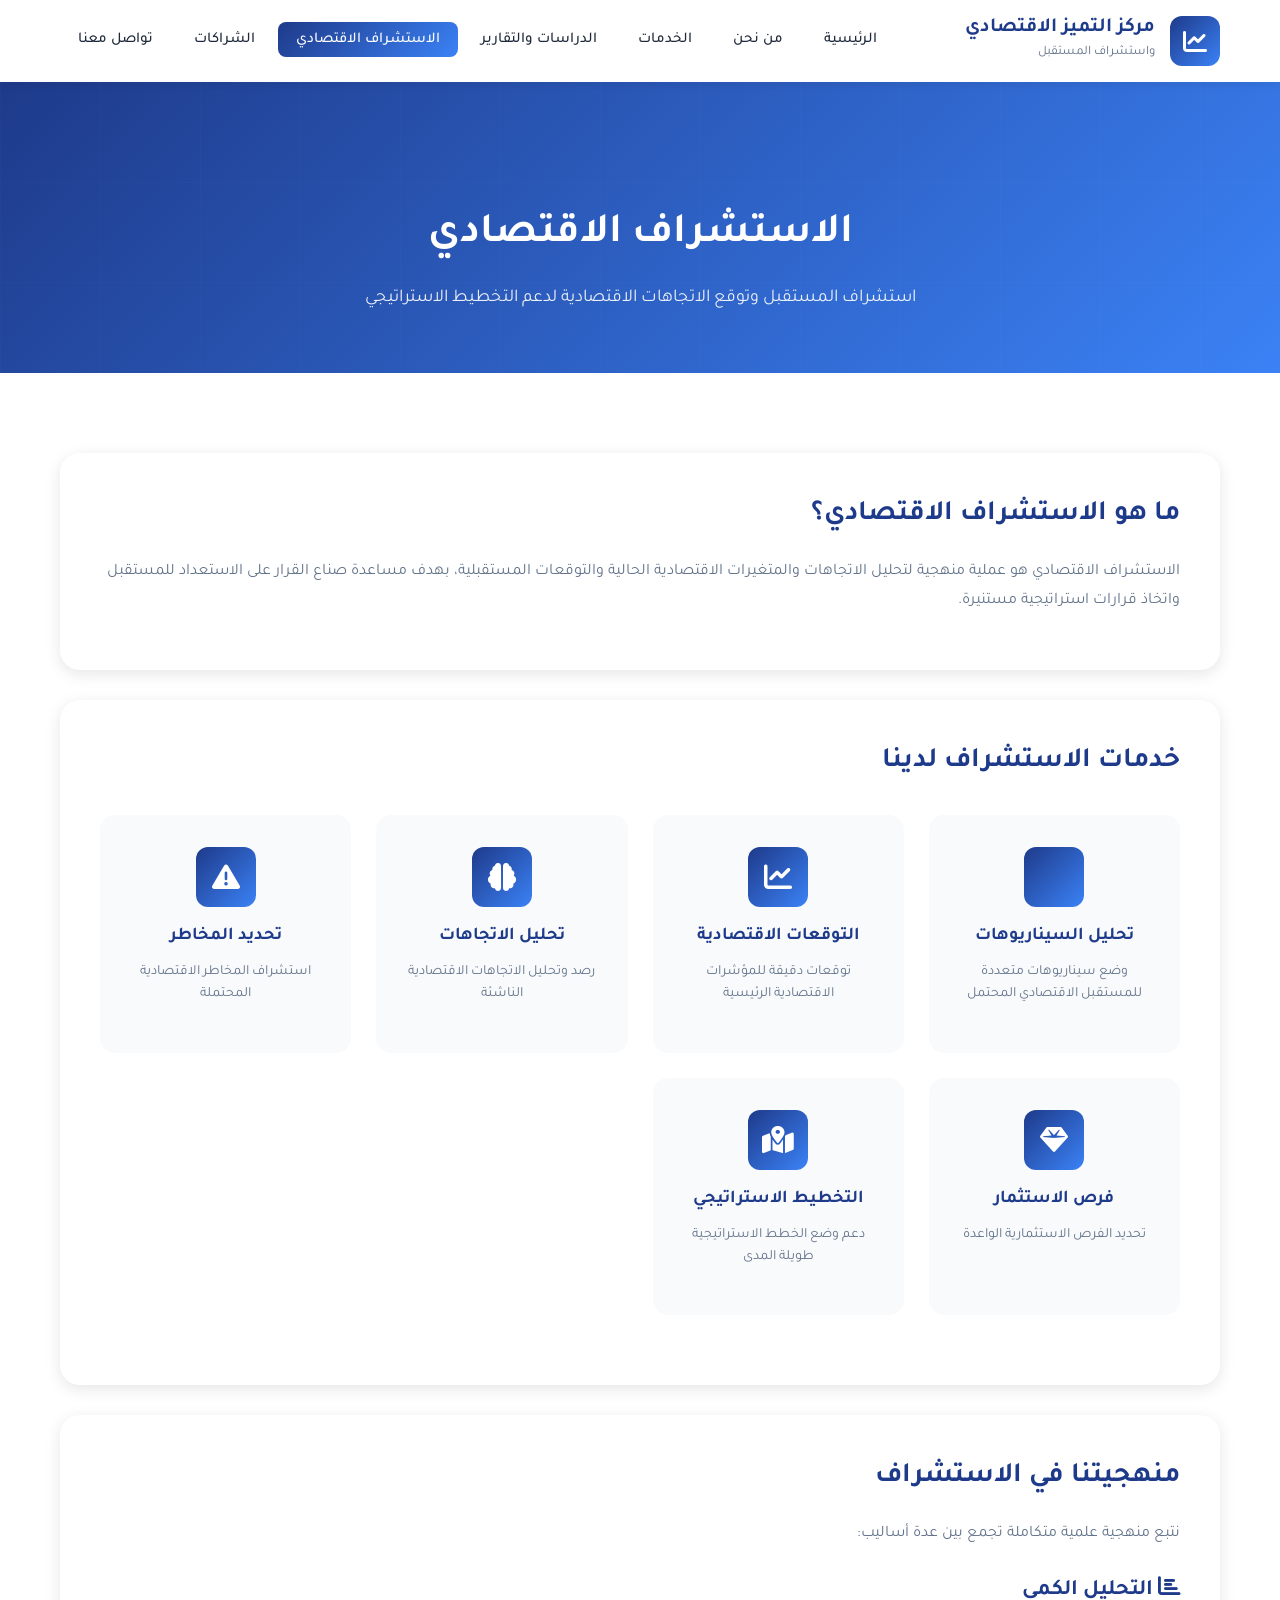
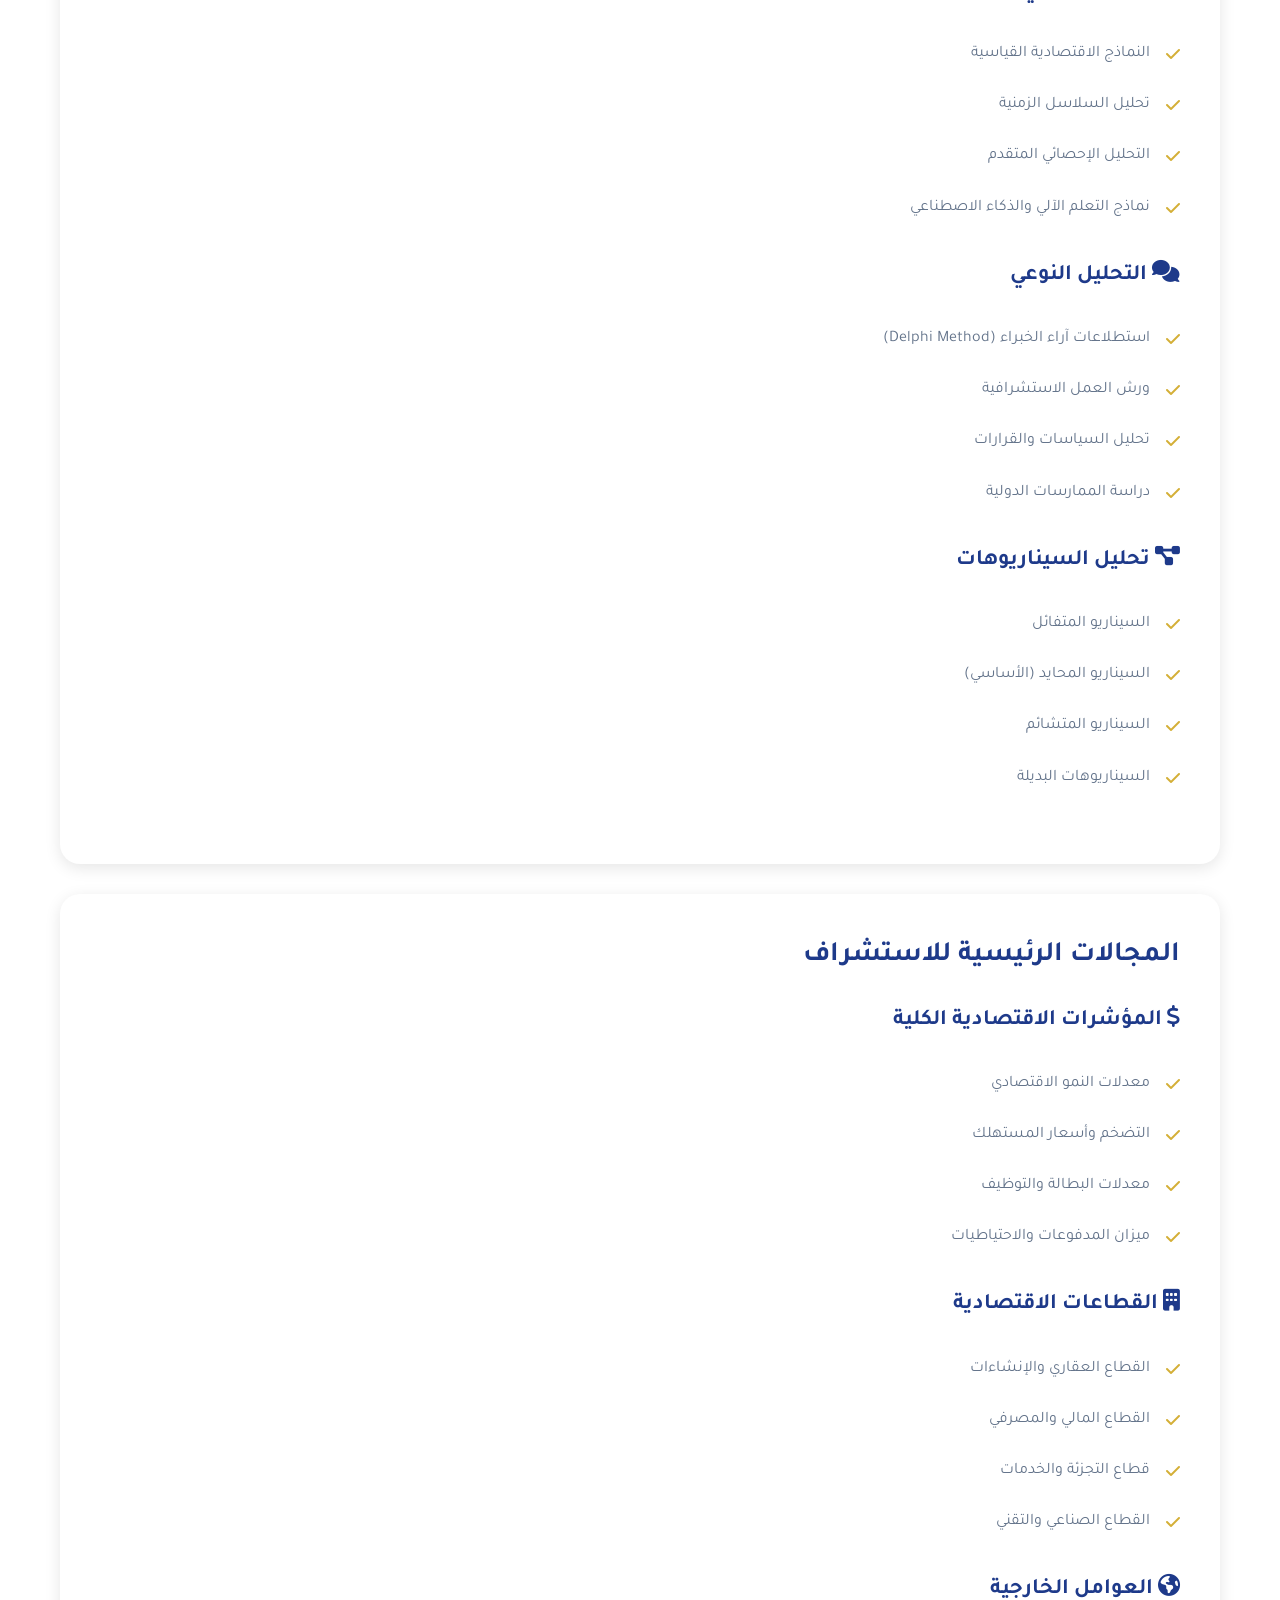
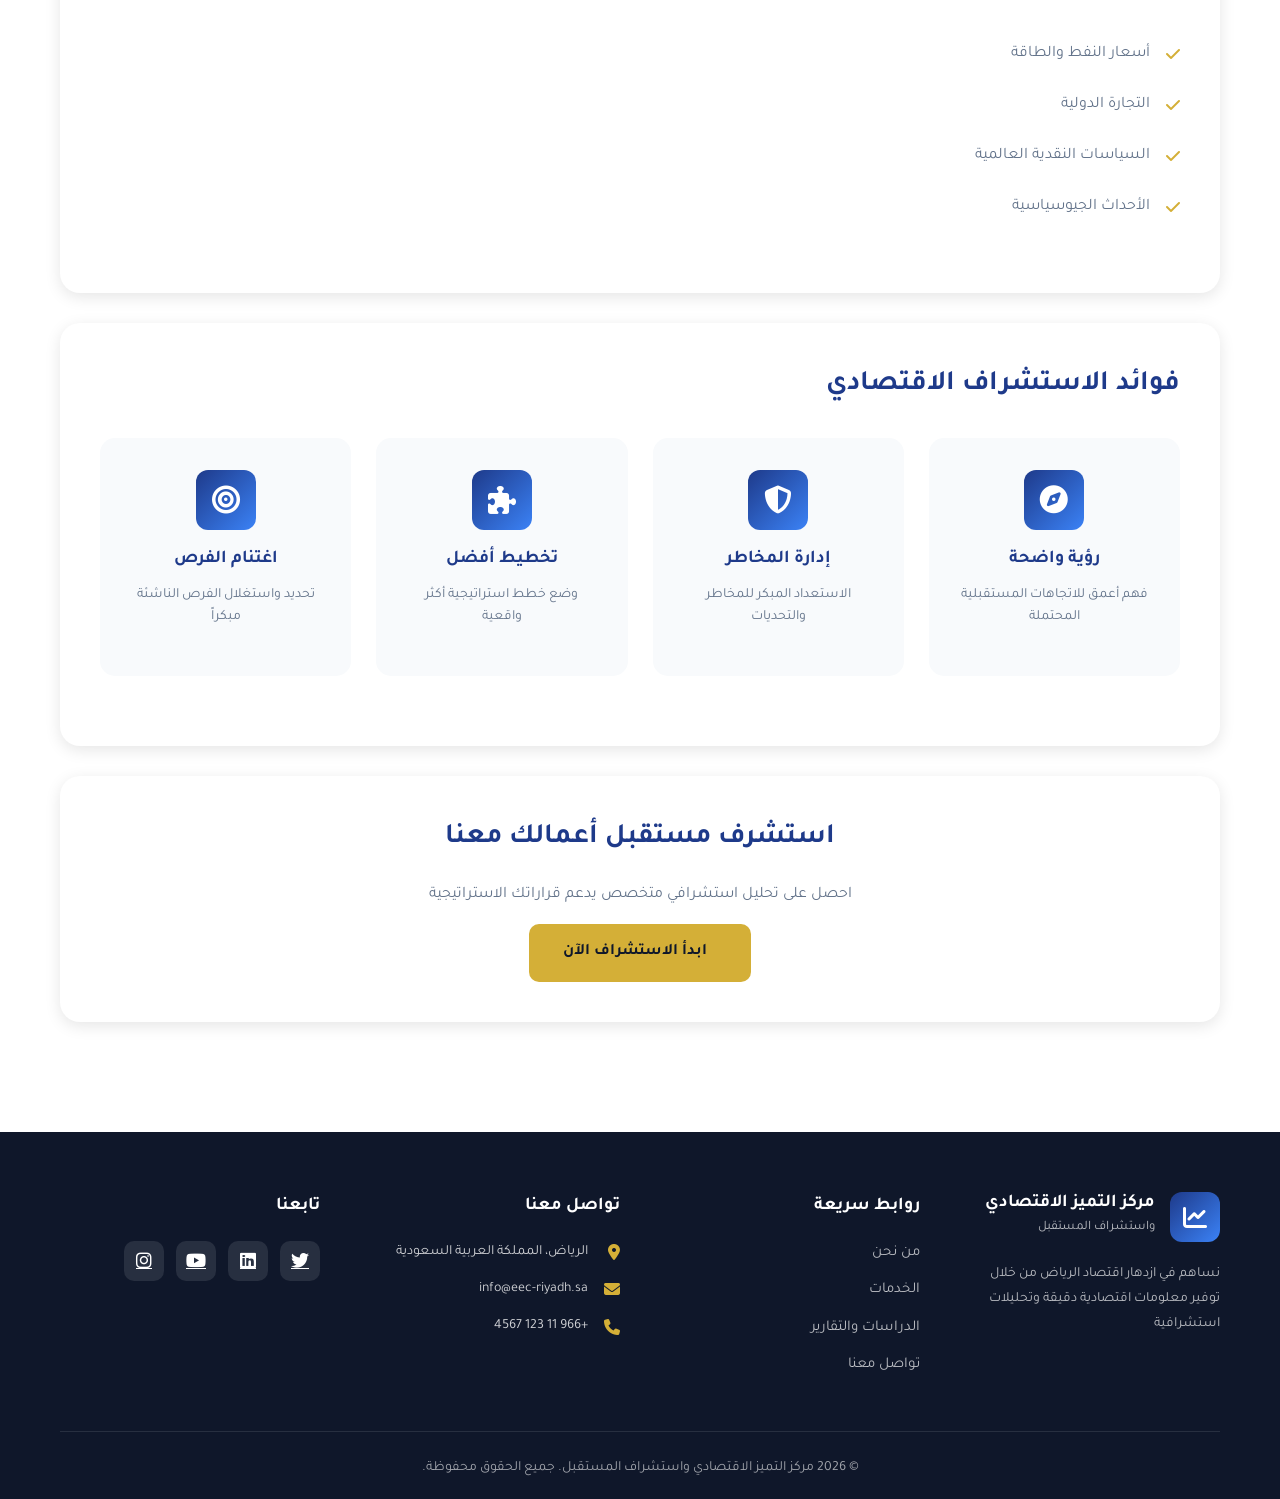
<file: foresight.html>
<!DOCTYPE html>
<html lang="ar" dir="rtl">
<head>
    <meta charset="UTF-8">
    <meta name="viewport" content="width=device-width, initial-scale=1.0">
    <title>الاستشراف الاقتصادي - مركز التميز الاقتصادي واستشراف المستقبل</title>
    <link rel="stylesheet" href="css/style.css">
    <link rel="stylesheet" href="https://cdn.jsdelivr.net/npm/@fortawesome/fontawesome-free@6.4.0/css/all.min.css">
    <link href="https://fonts.googleapis.com/css2?family=Tajawal:wght@300;400;500;700;900&display=swap" rel="stylesheet">
</head>
<body>
    <!-- Header -->
    <header class="header">
        <div class="container">
            <nav class="navbar">
                <div class="logo">
                    <div class="logo-icon">
                        <i class="fas fa-chart-line"></i>
                    </div>
                    <div class="logo-text">
                        <h1>مركز التميز الاقتصادي</h1>
                        <span>واستشراف المستقبل</span>
                    </div>
                </div>
                <button class="nav-toggle" id="navToggle">
                    <i class="fas fa-bars"></i>
                </button>
                <ul class="nav-menu" id="navMenu">
                    <li><a href="index.html">الرئيسية</a></li>
                    <li><a href="about.html">من نحن</a></li>
                    <li><a href="services.html">الخدمات</a></li>
                    <li><a href="studies.html">الدراسات والتقارير</a></li>
                    <li><a href="foresight.html" class="active">الاستشراف الاقتصادي</a></li>
                    <li><a href="partnerships.html">الشراكات</a></li>
                    <li><a href="contact.html">تواصل معنا</a></li>
                </ul>
            </nav>
        </div>
    </header>

    <!-- Page Header -->
    <section class="page-header">
        <div class="page-header-content">
            <div class="container">
                <h1>الاستشراف الاقتصادي</h1>
                <p>استشراف المستقبل وتوقع الاتجاهات الاقتصادية لدعم التخطيط الاستراتيجي</p>
            </div>
        </div>
    </section>

    <!-- Foresight Content -->
    <section class="page-content">
        <div class="container">
            <!-- Introduction -->
            <div class="content-card">
                <h2>ما هو الاستشراف الاقتصادي؟</h2>
                <p>الاستشراف الاقتصادي هو عملية منهجية لتحليل الاتجاهات والمتغيرات الاقتصادية الحالية والتوقعات المستقبلية، بهدف مساعدة صناع القرار على الاستعداد للمستقبل واتخاذ قرارات استراتيجية مستنيرة.</p>
            </div>

            <!-- Foresight Services -->
            <div class="content-card">
                <h2>خدمات الاستشراف لدينا</h2>
                <div class="features-grid">
                    <div class="feature-item">
                        <div class="feature-icon">
                            <i class="fas fa-telescope"></i>
                        </div>
                        <h4>تحليل السيناريوهات</h4>
                        <p>وضع سيناريوهات متعددة للمستقبل الاقتصادي المحتمل</p>
                    </div>

                    <div class="feature-item">
                        <div class="feature-icon">
                            <i class="fas fa-chart-line"></i>
                        </div>
                        <h4>التوقعات الاقتصادية</h4>
                        <p>توقعات دقيقة للمؤشرات الاقتصادية الرئيسية</p>
                    </div>

                    <div class="feature-item">
                        <div class="feature-icon">
                            <i class="fas fa-brain"></i>
                        </div>
                        <h4>تحليل الاتجاهات</h4>
                        <p>رصد وتحليل الاتجاهات الاقتصادية الناشئة</p>
                    </div>

                    <div class="feature-item">
                        <div class="feature-icon">
                            <i class="fas fa-exclamation-triangle"></i>
                        </div>
                        <h4>تحديد المخاطر</h4>
                        <p>استشراف المخاطر الاقتصادية المحتملة</p>
                    </div>

                    <div class="feature-item">
                        <div class="feature-icon">
                            <i class="fas fa-gem"></i>
                        </div>
                        <h4>فرص الاستثمار</h4>
                        <p>تحديد الفرص الاستثمارية الواعدة</p>
                    </div>

                    <div class="feature-item">
                        <div class="feature-icon">
                            <i class="fas fa-map-marked-alt"></i>
                        </div>
                        <h4>التخطيط الاستراتيجي</h4>
                        <p>دعم وضع الخطط الاستراتيجية طويلة المدى</p>
                    </div>
                </div>
            </div>

            <!-- Methodology -->
            <div class="content-card">
                <h2>منهجيتنا في الاستشراف</h2>
                <p>نتبع منهجية علمية متكاملة تجمع بين عدة أساليب:</p>
                
                <h3><i class="fas fa-chart-bar"></i> التحليل الكمي</h3>
                <ul>
                    <li>النماذج الاقتصادية القياسية</li>
                    <li>تحليل السلاسل الزمنية</li>
                    <li>التحليل الإحصائي المتقدم</li>
                    <li>نماذج التعلم الآلي والذكاء الاصطناعي</li>
                </ul>

                <h3><i class="fas fa-comments"></i> التحليل النوعي</h3>
                <ul>
                    <li>استطلاعات آراء الخبراء (Delphi Method)</li>
                    <li>ورش العمل الاستشرافية</li>
                    <li>تحليل السياسات والقرارات</li>
                    <li>دراسة الممارسات الدولية</li>
                </ul>

                <h3><i class="fas fa-project-diagram"></i> تحليل السيناريوهات</h3>
                <ul>
                    <li>السيناريو المتفائل</li>
                    <li>السيناريو المحايد (الأساسي)</li>
                    <li>السيناريو المتشائم</li>
                    <li>السيناريوهات البديلة</li>
                </ul>
            </div>

            <!-- Key Areas -->
            <div class="content-card">
                <h2>المجالات الرئيسية للاستشراف</h2>
                
                <h3><i class="fas fa-dollar-sign"></i> المؤشرات الاقتصادية الكلية</h3>
                <ul>
                    <li>معدلات النمو الاقتصادي</li>
                    <li>التضخم وأسعار المستهلك</li>
                    <li>معدلات البطالة والتوظيف</li>
                    <li>ميزان المدفوعات والاحتياطيات</li>
                </ul>

                <h3><i class="fas fa-building"></i> القطاعات الاقتصادية</h3>
                <ul>
                    <li>القطاع العقاري والإنشاءات</li>
                    <li>القطاع المالي والمصرفي</li>
                    <li>قطاع التجزئة والخدمات</li>
                    <li>القطاع الصناعي والتقني</li>
                </ul>

                <h3><i class="fas fa-globe-americas"></i> العوامل الخارجية</h3>
                <ul>
                    <li>أسعار النفط والطاقة</li>
                    <li>التجارة الدولية</li>
                    <li>السياسات النقدية العالمية</li>
                    <li>الأحداث الجيوسياسية</li>
                </ul>
            </div>

            <!-- Benefits -->
            <div class="content-card">
                <h2>فوائد الاستشراف الاقتصادي</h2>
                <div class="features-grid">
                    <div class="feature-item">
                        <div class="feature-icon">
                            <i class="fas fa-compass"></i>
                        </div>
                        <h4>رؤية واضحة</h4>
                        <p>فهم أعمق للاتجاهات المستقبلية المحتملة</p>
                    </div>

                    <div class="feature-item">
                        <div class="feature-icon">
                            <i class="fas fa-shield-alt"></i>
                        </div>
                        <h4>إدارة المخاطر</h4>
                        <p>الاستعداد المبكر للمخاطر والتحديات</p>
                    </div>

                    <div class="feature-item">
                        <div class="feature-icon">
                            <i class="fas fa-puzzle-piece"></i>
                        </div>
                        <h4>تخطيط أفضل</h4>
                        <p>وضع خطط استراتيجية أكثر واقعية</p>
                    </div>

                    <div class="feature-item">
                        <div class="feature-icon">
                            <i class="fas fa-bullseye"></i>
                        </div>
                        <h4>اغتنام الفرص</h4>
                        <p>تحديد واستغلال الفرص الناشئة مبكراً</p>
                    </div>
                </div>
            </div>

            <!-- CTA -->
            <div class="content-card text-center">
                <h2>استشرف مستقبل أعمالك معنا</h2>
                <p class="mb-30">احصل على تحليل استشرافي متخصص يدعم قراراتك الاستراتيجية</p>
                <a href="contact.html" class="btn btn-primary">
                    <i class="fas fa-crystal-ball"></i>
                    <span>ابدأ الاستشراف الآن</span>
                </a>
            </div>
        </div>
    </section>

    <!-- Footer -->
    <footer class="footer">
        <div class="container">
            <div class="footer-content">
                <div class="footer-section">
                    <div class="footer-logo">
                        <div class="logo-icon">
                            <i class="fas fa-chart-line"></i>
                        </div>
                        <div class="logo-text">
                            <h3>مركز التميز الاقتصادي</h3>
                            <span>واستشراف المستقبل</span>
                        </div>
                    </div>
                    <p class="footer-desc">نساهم في ازدهار اقتصاد الرياض من خلال توفير معلومات اقتصادية دقيقة وتحليلات استشرافية</p>
                </div>
                <div class="footer-section">
                    <h4>روابط سريعة</h4>
                    <ul class="footer-links">
                        <li><a href="about.html">من نحن</a></li>
                        <li><a href="services.html">الخدمات</a></li>
                        <li><a href="studies.html">الدراسات والتقارير</a></li>
                        <li><a href="contact.html">تواصل معنا</a></li>
                    </ul>
                </div>
                <div class="footer-section">
                    <h4>تواصل معنا</h4>
                    <ul class="footer-contact">
                        <li>
                            <i class="fas fa-map-marker-alt"></i>
                            <span>الرياض، المملكة العربية السعودية</span>
                        </li>
                        <li>
                            <i class="fas fa-envelope"></i>
                            <span>info@eec-riyadh.sa</span>
                        </li>
                        <li>
                            <i class="fas fa-phone"></i>
                            <span>+966 11 123 4567</span>
                        </li>
                    </ul>
                </div>
                <div class="footer-section">
                    <h4>تابعنا</h4>
                    <div class="social-links">
                        <a href="#" aria-label="Twitter"><i class="fab fa-twitter"></i></a>
                        <a href="#" aria-label="LinkedIn"><i class="fab fa-linkedin"></i></a>
                        <a href="#" aria-label="YouTube"><i class="fab fa-youtube"></i></a>
                        <a href="#" aria-label="Instagram"><i class="fab fa-instagram"></i></a>
                    </div>
                </div>
            </div>
            <div class="footer-bottom">
                <p>&copy; 2026 مركز التميز الاقتصادي واستشراف المستقبل. جميع الحقوق محفوظة.</p>
            </div>
        </div>
    </footer>

    <script src="js/main.js"></script>
</body>
</html>
</file>
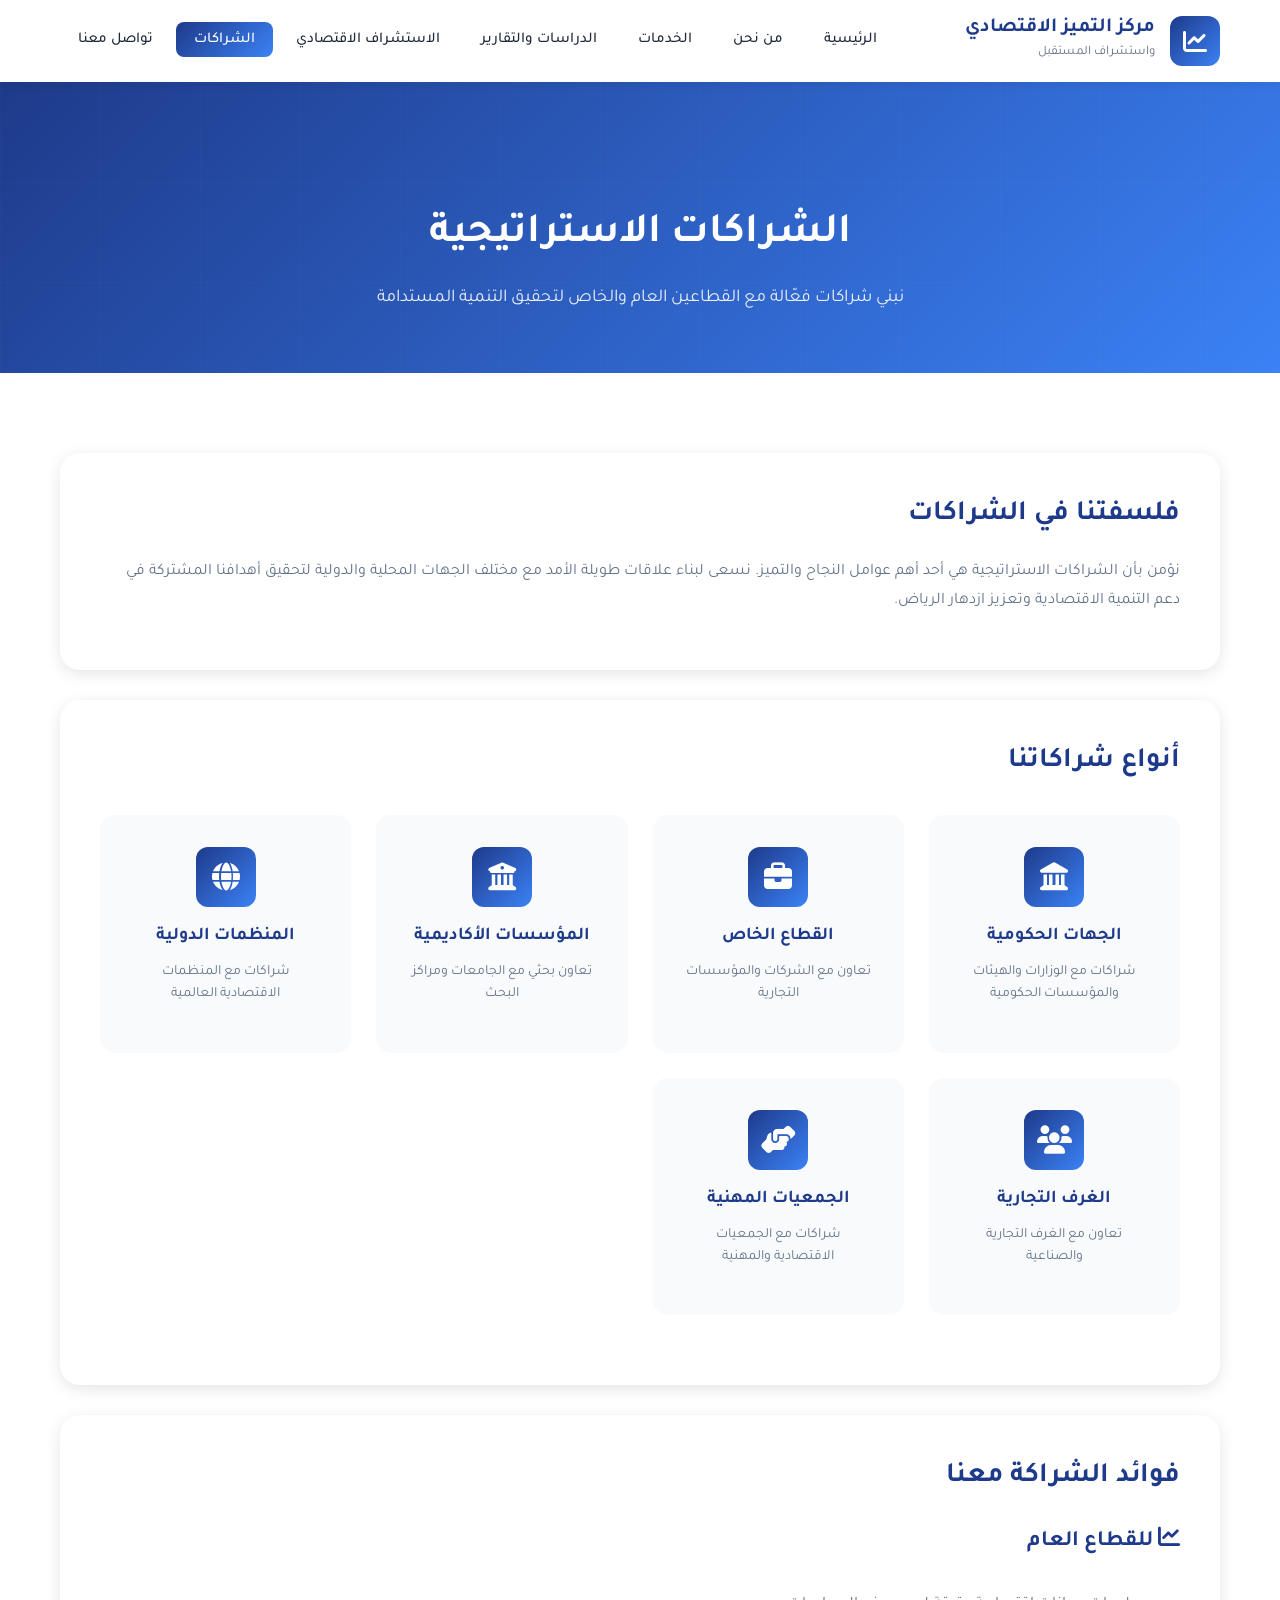
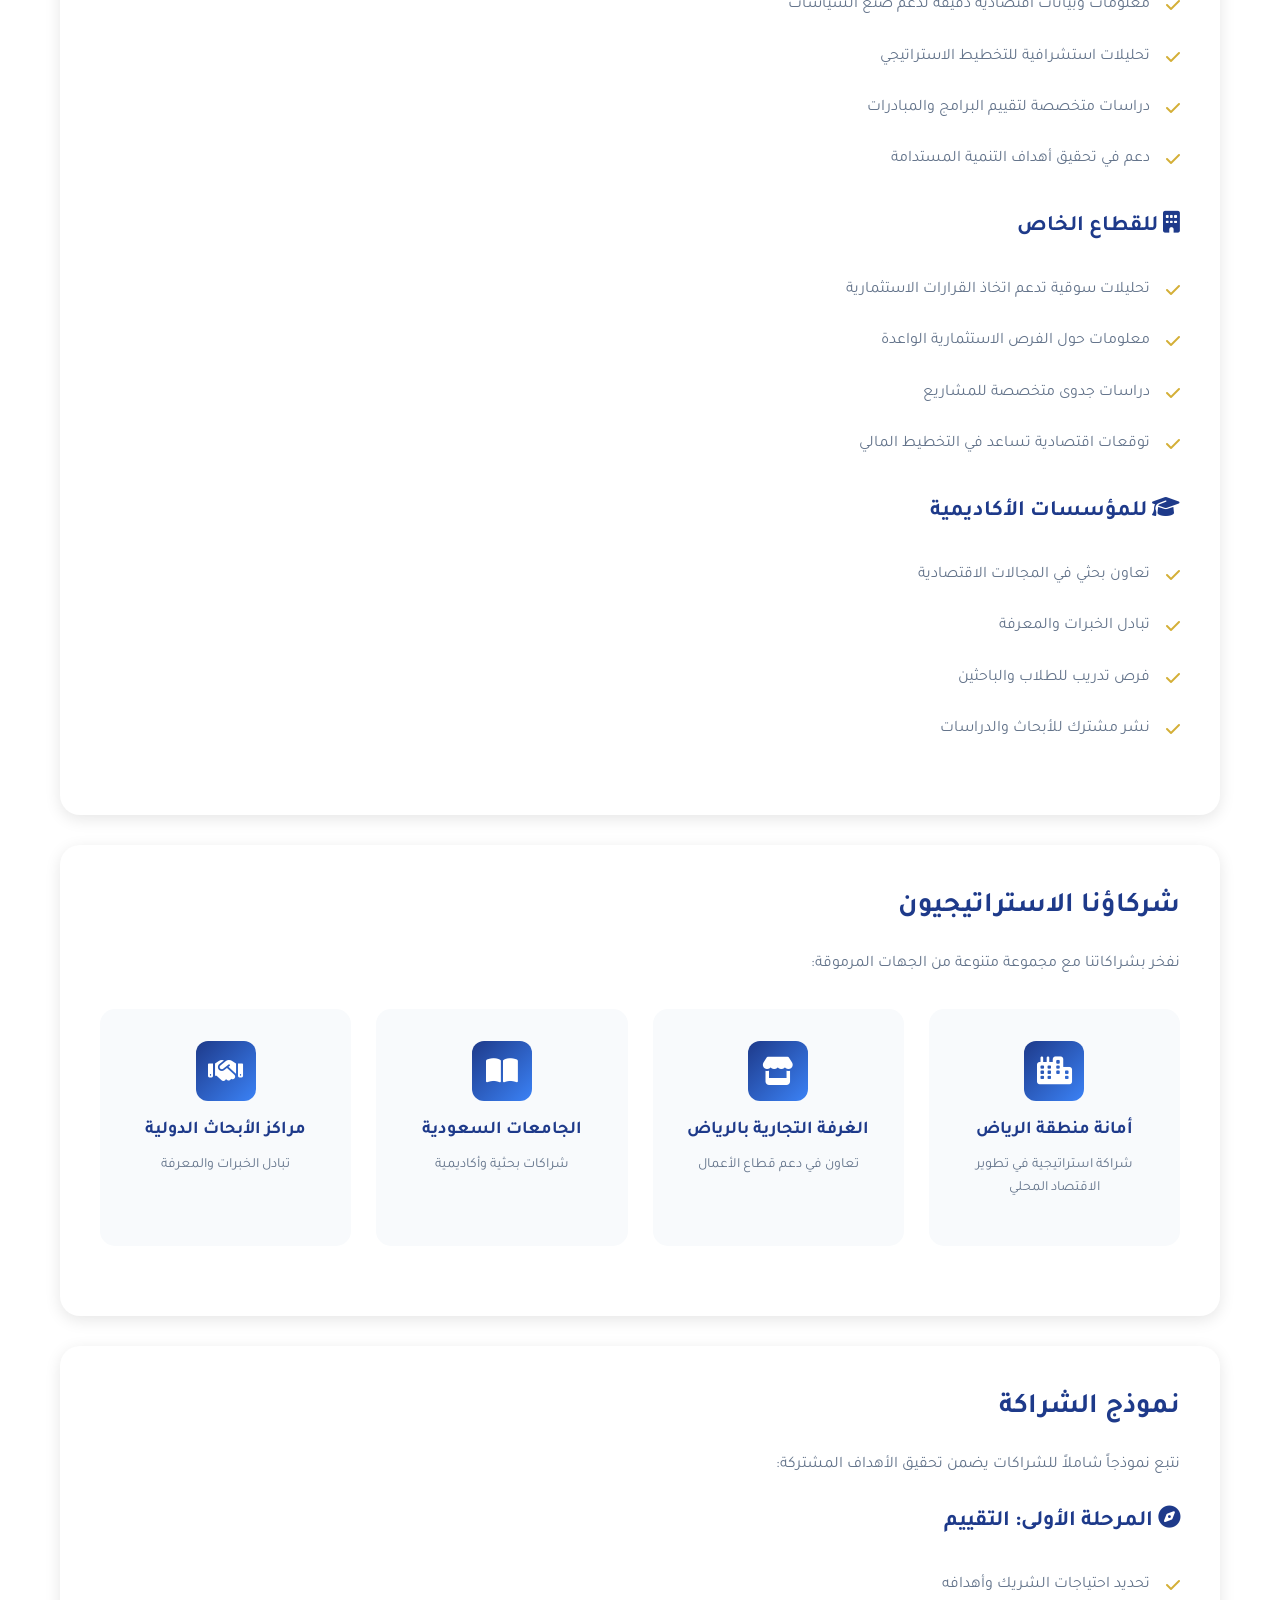
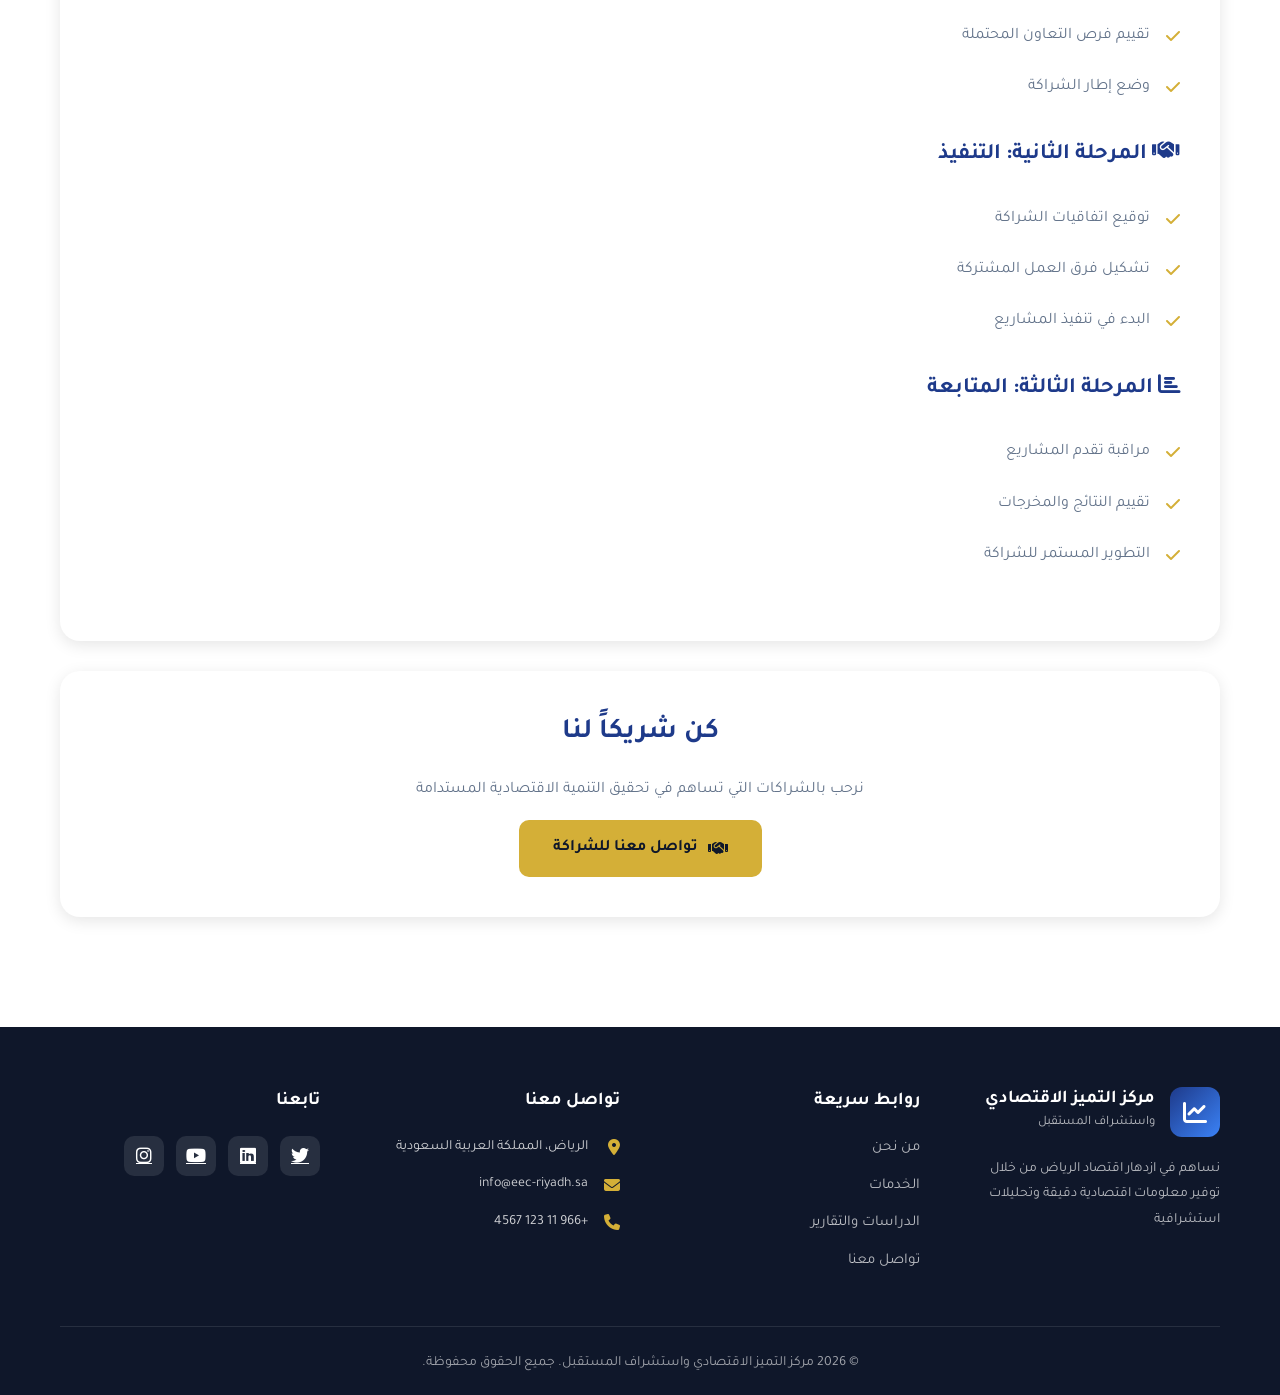
<file: partnerships.html>
<!DOCTYPE html>
<html lang="ar" dir="rtl">
<head>
    <meta charset="UTF-8">
    <meta name="viewport" content="width=device-width, initial-scale=1.0">
    <title>الشراكات - مركز التميز الاقتصادي واستشراف المستقبل</title>
    <link rel="stylesheet" href="css/style.css">
    <link rel="stylesheet" href="https://cdn.jsdelivr.net/npm/@fortawesome/fontawesome-free@6.4.0/css/all.min.css">
    <link href="https://fonts.googleapis.com/css2?family=Tajawal:wght@300;400;500;700;900&display=swap" rel="stylesheet">
</head>
<body>
    <!-- Header -->
    <header class="header">
        <div class="container">
            <nav class="navbar">
                <div class="logo">
                    <div class="logo-icon">
                        <i class="fas fa-chart-line"></i>
                    </div>
                    <div class="logo-text">
                        <h1>مركز التميز الاقتصادي</h1>
                        <span>واستشراف المستقبل</span>
                    </div>
                </div>
                <button class="nav-toggle" id="navToggle">
                    <i class="fas fa-bars"></i>
                </button>
                <ul class="nav-menu" id="navMenu">
                    <li><a href="index.html">الرئيسية</a></li>
                    <li><a href="about.html">من نحن</a></li>
                    <li><a href="services.html">الخدمات</a></li>
                    <li><a href="studies.html">الدراسات والتقارير</a></li>
                    <li><a href="foresight.html">الاستشراف الاقتصادي</a></li>
                    <li><a href="partnerships.html" class="active">الشراكات</a></li>
                    <li><a href="contact.html">تواصل معنا</a></li>
                </ul>
            </nav>
        </div>
    </header>

    <!-- Page Header -->
    <section class="page-header">
        <div class="page-header-content">
            <div class="container">
                <h1>الشراكات الاستراتيجية</h1>
                <p>نبني شراكات فعّالة مع القطاعين العام والخاص لتحقيق التنمية المستدامة</p>
            </div>
        </div>
    </section>

    <!-- Partnerships Content -->
    <section class="page-content">
        <div class="container">
            <!-- Introduction -->
            <div class="content-card">
                <h2>فلسفتنا في الشراكات</h2>
                <p>نؤمن بأن الشراكات الاستراتيجية هي أحد أهم عوامل النجاح والتميز. نسعى لبناء علاقات طويلة الأمد مع مختلف الجهات المحلية والدولية لتحقيق أهدافنا المشتركة في دعم التنمية الاقتصادية وتعزيز ازدهار الرياض.</p>
            </div>

            <!-- Types of Partnerships -->
            <div class="content-card">
                <h2>أنواع شراكاتنا</h2>
                <div class="features-grid">
                    <div class="feature-item">
                        <div class="feature-icon">
                            <i class="fas fa-landmark"></i>
                        </div>
                        <h4>الجهات الحكومية</h4>
                        <p>شراكات مع الوزارات والهيئات والمؤسسات الحكومية</p>
                    </div>

                    <div class="feature-item">
                        <div class="feature-icon">
                            <i class="fas fa-briefcase"></i>
                        </div>
                        <h4>القطاع الخاص</h4>
                        <p>تعاون مع الشركات والمؤسسات التجارية</p>
                    </div>

                    <div class="feature-item">
                        <div class="feature-icon">
                            <i class="fas fa-university"></i>
                        </div>
                        <h4>المؤسسات الأكاديمية</h4>
                        <p>تعاون بحثي مع الجامعات ومراكز البحث</p>
                    </div>

                    <div class="feature-item">
                        <div class="feature-icon">
                            <i class="fas fa-globe"></i>
                        </div>
                        <h4>المنظمات الدولية</h4>
                        <p>شراكات مع المنظمات الاقتصادية العالمية</p>
                    </div>

                    <div class="feature-item">
                        <div class="feature-icon">
                            <i class="fas fa-users"></i>
                        </div>
                        <h4>الغرف التجارية</h4>
                        <p>تعاون مع الغرف التجارية والصناعية</p>
                    </div>

                    <div class="feature-item">
                        <div class="feature-icon">
                            <i class="fas fa-hands-helping"></i>
                        </div>
                        <h4>الجمعيات المهنية</h4>
                        <p>شراكات مع الجمعيات الاقتصادية والمهنية</p>
                    </div>
                </div>
            </div>

            <!-- Partnership Benefits -->
            <div class="content-card">
                <h2>فوائد الشراكة معنا</h2>
                
                <h3><i class="fas fa-chart-line"></i> للقطاع العام</h3>
                <ul>
                    <li>معلومات وبيانات اقتصادية دقيقة لدعم صنع السياسات</li>
                    <li>تحليلات استشرافية للتخطيط الاستراتيجي</li>
                    <li>دراسات متخصصة لتقييم البرامج والمبادرات</li>
                    <li>دعم في تحقيق أهداف التنمية المستدامة</li>
                </ul>

                <h3><i class="fas fa-building"></i> للقطاع الخاص</h3>
                <ul>
                    <li>تحليلات سوقية تدعم اتخاذ القرارات الاستثمارية</li>
                    <li>معلومات حول الفرص الاستثمارية الواعدة</li>
                    <li>دراسات جدوى متخصصة للمشاريع</li>
                    <li>توقعات اقتصادية تساعد في التخطيط المالي</li>
                </ul>

                <h3><i class="fas fa-graduation-cap"></i> للمؤسسات الأكاديمية</h3>
                <ul>
                    <li>تعاون بحثي في المجالات الاقتصادية</li>
                    <li>تبادل الخبرات والمعرفة</li>
                    <li>فرص تدريب للطلاب والباحثين</li>
                    <li>نشر مشترك للأبحاث والدراسات</li>
                </ul>
            </div>

            <!-- Current Partners -->
            <div class="content-card">
                <h2>شركاؤنا الاستراتيجيون</h2>
                <p>نفخر بشراكاتنا مع مجموعة متنوعة من الجهات المرموقة:</p>
                
                <div class="features-grid">
                    <div class="feature-item">
                        <div class="feature-icon">
                            <i class="fas fa-city"></i>
                        </div>
                        <h4>أمانة منطقة الرياض</h4>
                        <p>شراكة استراتيجية في تطوير الاقتصاد المحلي</p>
                    </div>

                    <div class="feature-item">
                        <div class="feature-icon">
                            <i class="fas fa-store"></i>
                        </div>
                        <h4>الغرفة التجارية بالرياض</h4>
                        <p>تعاون في دعم قطاع الأعمال</p>
                    </div>

                    <div class="feature-item">
                        <div class="feature-icon">
                            <i class="fas fa-book-open"></i>
                        </div>
                        <h4>الجامعات السعودية</h4>
                        <p>شراكات بحثية وأكاديمية</p>
                    </div>

                    <div class="feature-item">
                        <div class="feature-icon">
                            <i class="fas fa-handshake"></i>
                        </div>
                        <h4>مراكز الأبحاث الدولية</h4>
                        <p>تبادل الخبرات والمعرفة</p>
                    </div>
                </div>
            </div>

            <!-- Partnership Model -->
            <div class="content-card">
                <h2>نموذج الشراكة</h2>
                <p>نتبع نموذجاً شاملاً للشراكات يضمن تحقيق الأهداف المشتركة:</p>
                
                <h3><i class="fas fa-compass"></i> المرحلة الأولى: التقييم</h3>
                <ul>
                    <li>تحديد احتياجات الشريك وأهدافه</li>
                    <li>تقييم فرص التعاون المحتملة</li>
                    <li>وضع إطار الشراكة</li>
                </ul>

                <h3><i class="fas fa-handshake"></i> المرحلة الثانية: التنفيذ</h3>
                <ul>
                    <li>توقيع اتفاقيات الشراكة</li>
                    <li>تشكيل فرق العمل المشتركة</li>
                    <li>البدء في تنفيذ المشاريع</li>
                </ul>

                <h3><i class="fas fa-chart-bar"></i> المرحلة الثالثة: المتابعة</h3>
                <ul>
                    <li>مراقبة تقدم المشاريع</li>
                    <li>تقييم النتائج والمخرجات</li>
                    <li>التطوير المستمر للشراكة</li>
                </ul>
            </div>

            <!-- Join Us -->
            <div class="content-card text-center">
                <h2>كن شريكاً لنا</h2>
                <p class="mb-30">نرحب بالشراكات التي تساهم في تحقيق التنمية الاقتصادية المستدامة</p>
                <a href="contact.html" class="btn btn-primary">
                    <i class="fas fa-handshake"></i>
                    <span>تواصل معنا للشراكة</span>
                </a>
            </div>
        </div>
    </section>

    <!-- Footer -->
    <footer class="footer">
        <div class="container">
            <div class="footer-content">
                <div class="footer-section">
                    <div class="footer-logo">
                        <div class="logo-icon">
                            <i class="fas fa-chart-line"></i>
                        </div>
                        <div class="logo-text">
                            <h3>مركز التميز الاقتصادي</h3>
                            <span>واستشراف المستقبل</span>
                        </div>
                    </div>
                    <p class="footer-desc">نساهم في ازدهار اقتصاد الرياض من خلال توفير معلومات اقتصادية دقيقة وتحليلات استشرافية</p>
                </div>
                <div class="footer-section">
                    <h4>روابط سريعة</h4>
                    <ul class="footer-links">
                        <li><a href="about.html">من نحن</a></li>
                        <li><a href="services.html">الخدمات</a></li>
                        <li><a href="studies.html">الدراسات والتقارير</a></li>
                        <li><a href="contact.html">تواصل معنا</a></li>
                    </ul>
                </div>
                <div class="footer-section">
                    <h4>تواصل معنا</h4>
                    <ul class="footer-contact">
                        <li>
                            <i class="fas fa-map-marker-alt"></i>
                            <span>الرياض، المملكة العربية السعودية</span>
                        </li>
                        <li>
                            <i class="fas fa-envelope"></i>
                            <span>info@eec-riyadh.sa</span>
                        </li>
                        <li>
                            <i class="fas fa-phone"></i>
                            <span>+966 11 123 4567</span>
                        </li>
                    </ul>
                </div>
                <div class="footer-section">
                    <h4>تابعنا</h4>
                    <div class="social-links">
                        <a href="#" aria-label="Twitter"><i class="fab fa-twitter"></i></a>
                        <a href="#" aria-label="LinkedIn"><i class="fab fa-linkedin"></i></a>
                        <a href="#" aria-label="YouTube"><i class="fab fa-youtube"></i></a>
                        <a href="#" aria-label="Instagram"><i class="fab fa-instagram"></i></a>
                    </div>
                </div>
            </div>
            <div class="footer-bottom">
                <p>&copy; 2026 مركز التميز الاقتصادي واستشراف المستقبل. جميع الحقوق محفوظة.</p>
            </div>
        </div>
    </footer>

    <script src="js/main.js"></script>
</body>
</html>
</file>
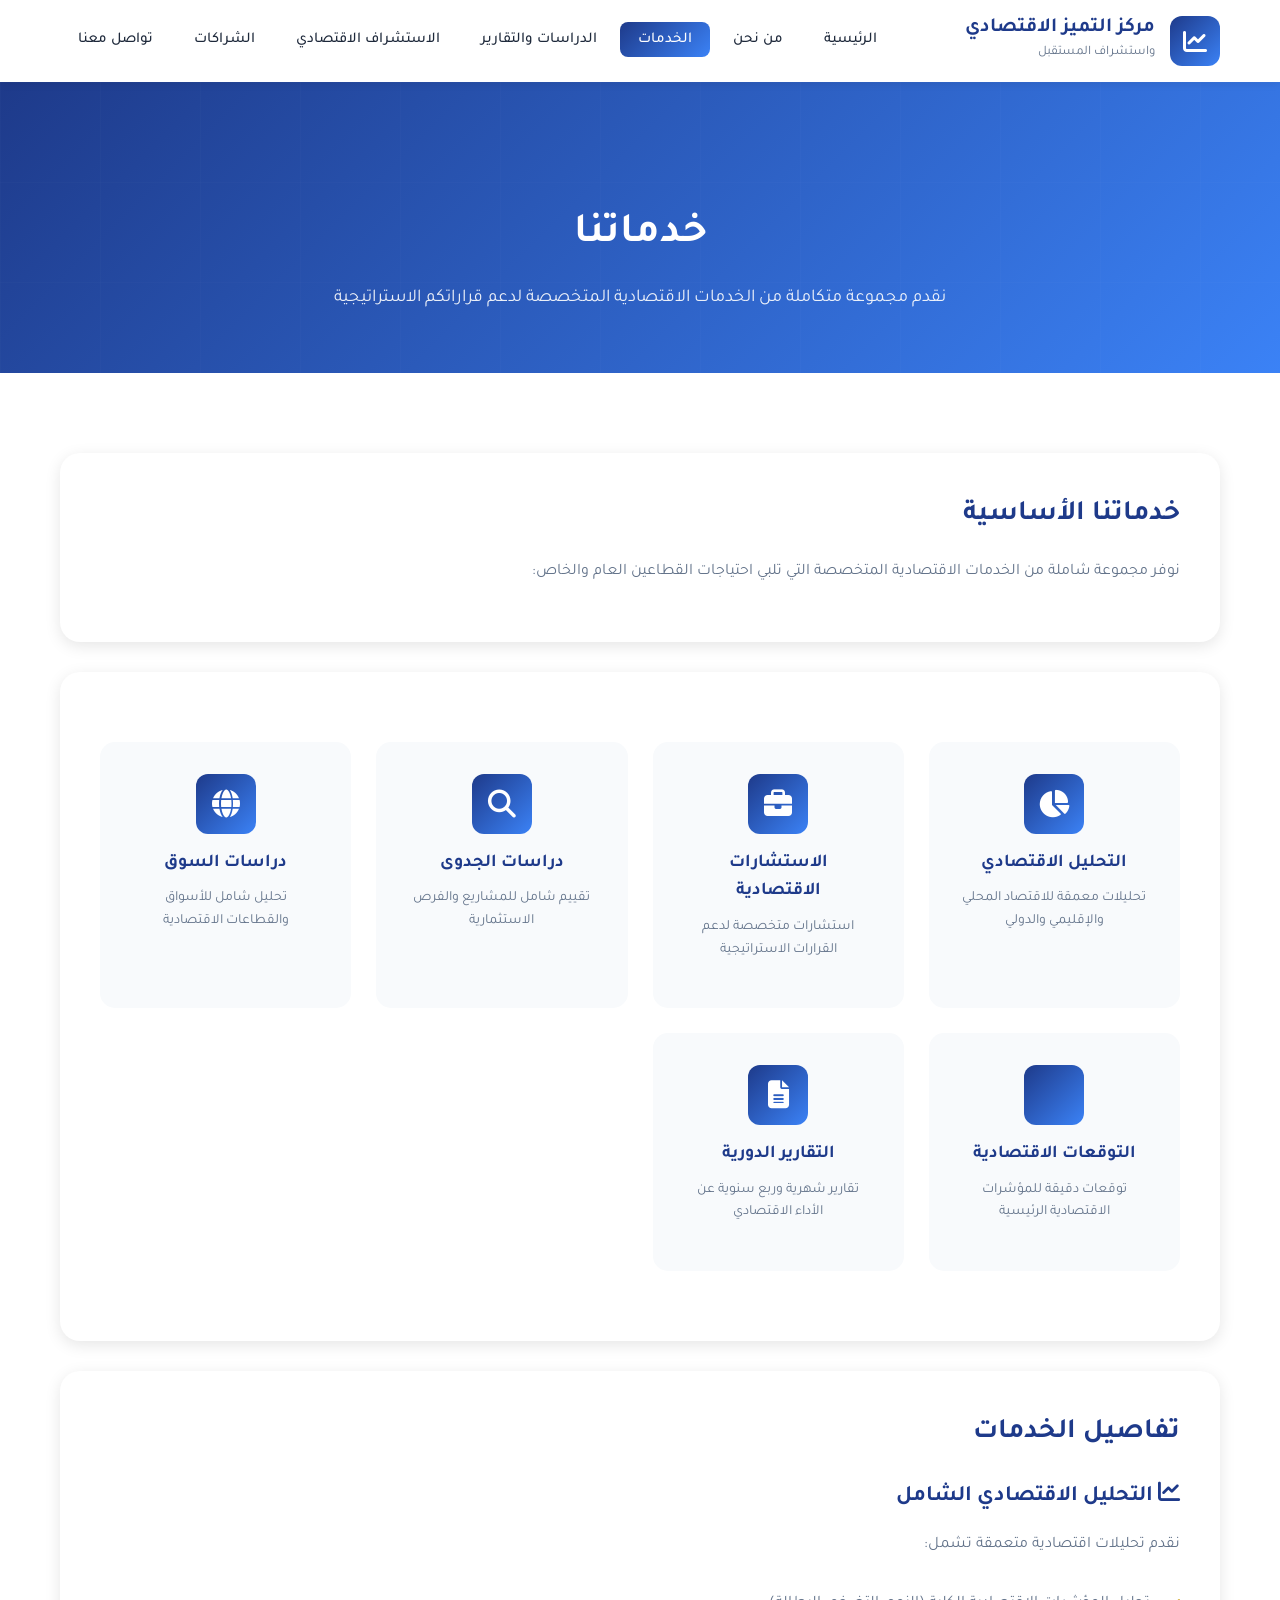
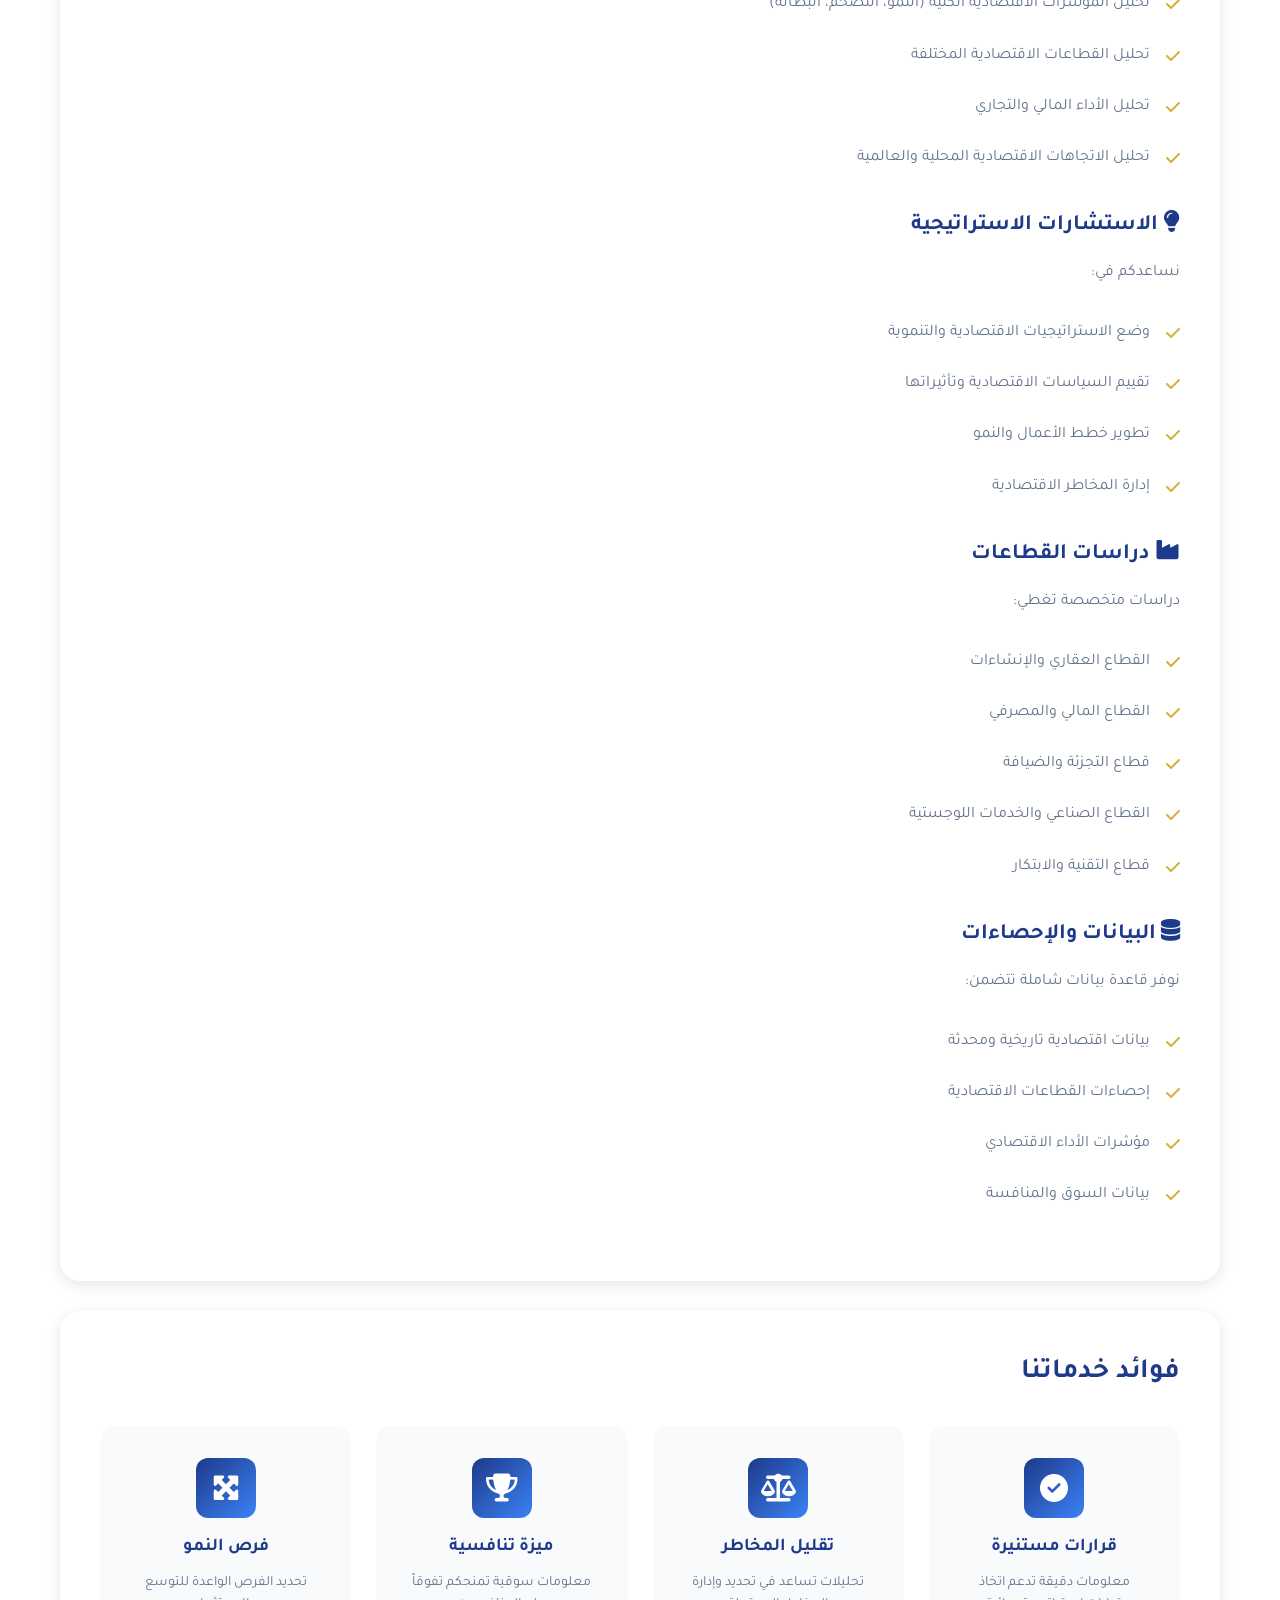
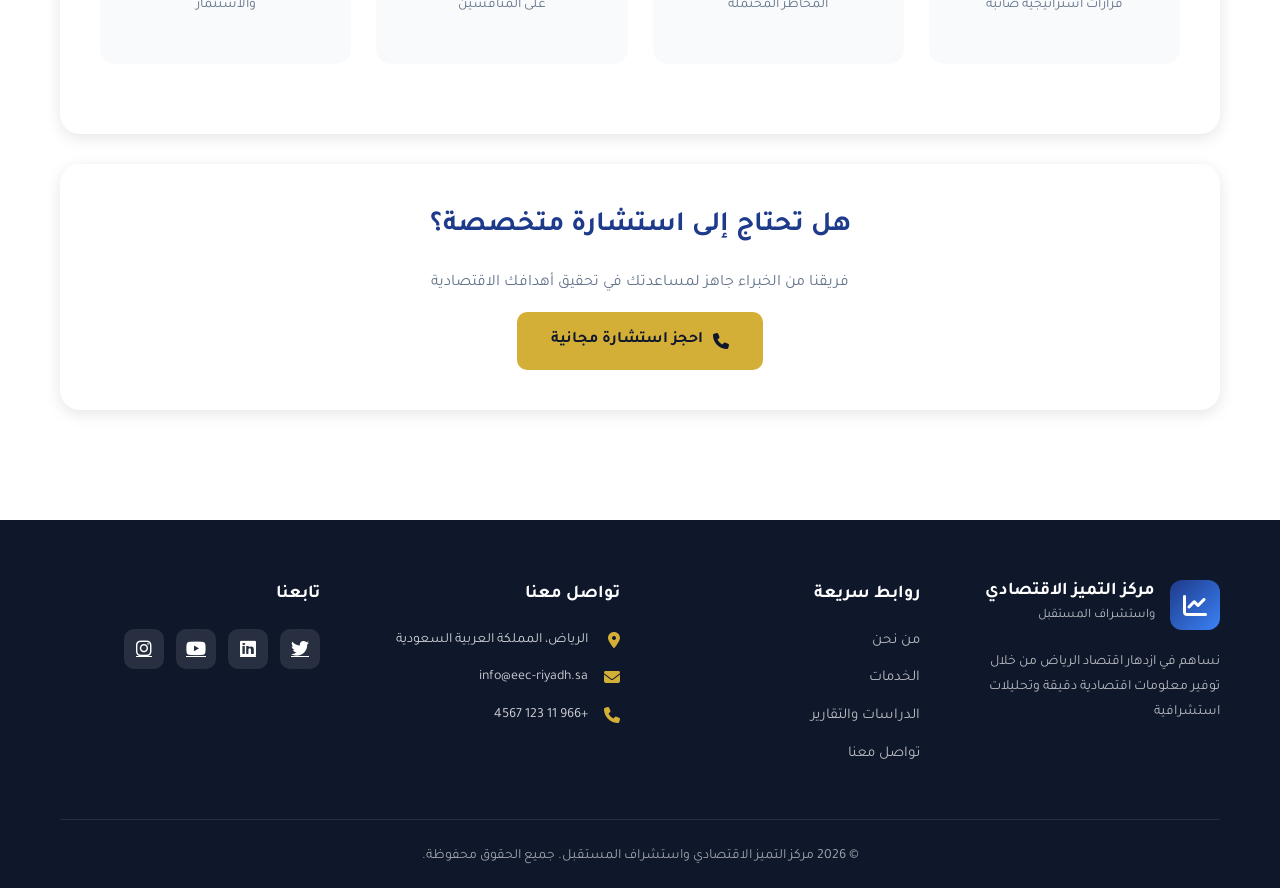
<file: services.html>
<!DOCTYPE html>
<html lang="ar" dir="rtl">
<head>
    <meta charset="UTF-8">
    <meta name="viewport" content="width=device-width, initial-scale=1.0">
    <title>خدماتنا - مركز التميز الاقتصادي واستشراف المستقبل</title>
    <link rel="stylesheet" href="css/style.css">
    <link rel="stylesheet" href="https://cdn.jsdelivr.net/npm/@fortawesome/fontawesome-free@6.4.0/css/all.min.css">
    <link href="https://fonts.googleapis.com/css2?family=Tajawal:wght@300;400;500;700;900&display=swap" rel="stylesheet">
</head>
<body>
    <!-- Header -->
    <header class="header">
        <div class="container">
            <nav class="navbar">
                <div class="logo">
                    <div class="logo-icon">
                        <i class="fas fa-chart-line"></i>
                    </div>
                    <div class="logo-text">
                        <h1>مركز التميز الاقتصادي</h1>
                        <span>واستشراف المستقبل</span>
                    </div>
                </div>
                <button class="nav-toggle" id="navToggle">
                    <i class="fas fa-bars"></i>
                </button>
                <ul class="nav-menu" id="navMenu">
                    <li><a href="index.html">الرئيسية</a></li>
                    <li><a href="about.html">من نحن</a></li>
                    <li><a href="services.html" class="active">الخدمات</a></li>
                    <li><a href="studies.html">الدراسات والتقارير</a></li>
                    <li><a href="foresight.html">الاستشراف الاقتصادي</a></li>
                    <li><a href="partnerships.html">الشراكات</a></li>
                    <li><a href="contact.html">تواصل معنا</a></li>
                </ul>
            </nav>
        </div>
    </header>

    <!-- Page Header -->
    <section class="page-header">
        <div class="page-header-content">
            <div class="container">
                <h1>خدماتنا</h1>
                <p>نقدم مجموعة متكاملة من الخدمات الاقتصادية المتخصصة لدعم قراراتكم الاستراتيجية</p>
            </div>
        </div>
    </section>

    <!-- Services Content -->
    <section class="page-content">
        <div class="container">
            <!-- Main Services -->
            <div class="content-card">
                <h2>خدماتنا الأساسية</h2>
                <p>نوفر مجموعة شاملة من الخدمات الاقتصادية المتخصصة التي تلبي احتياجات القطاعين العام والخاص:</p>
            </div>

            <!-- Service 1 -->
            <div class="content-card">
                <div class="features-grid">
                    <div class="feature-item">
                        <div class="feature-icon">
                            <i class="fas fa-chart-pie"></i>
                        </div>
                        <h4>التحليل الاقتصادي</h4>
                        <p>تحليلات معمقة للاقتصاد المحلي والإقليمي والدولي</p>
                    </div>

                    <div class="feature-item">
                        <div class="feature-icon">
                            <i class="fas fa-briefcase"></i>
                        </div>
                        <h4>الاستشارات الاقتصادية</h4>
                        <p>استشارات متخصصة لدعم القرارات الاستراتيجية</p>
                    </div>

                    <div class="feature-item">
                        <div class="feature-icon">
                            <i class="fas fa-search"></i>
                        </div>
                        <h4>دراسات الجدوى</h4>
                        <p>تقييم شامل للمشاريع والفرص الاستثمارية</p>
                    </div>

                    <div class="feature-item">
                        <div class="feature-icon">
                            <i class="fas fa-globe"></i>
                        </div>
                        <h4>دراسات السوق</h4>
                        <p>تحليل شامل للأسواق والقطاعات الاقتصادية</p>
                    </div>

                    <div class="feature-item">
                        <div class="feature-icon">
                            <i class="fas fa-crystal-ball"></i>
                        </div>
                        <h4>التوقعات الاقتصادية</h4>
                        <p>توقعات دقيقة للمؤشرات الاقتصادية الرئيسية</p>
                    </div>

                    <div class="feature-item">
                        <div class="feature-icon">
                            <i class="fas fa-file-alt"></i>
                        </div>
                        <h4>التقارير الدورية</h4>
                        <p>تقارير شهرية وربع سنوية عن الأداء الاقتصادي</p>
                    </div>
                </div>
            </div>

            <!-- Detailed Services -->
            <div class="content-card">
                <h2>تفاصيل الخدمات</h2>
                
                <h3><i class="fas fa-chart-line"></i> التحليل الاقتصادي الشامل</h3>
                <p>نقدم تحليلات اقتصادية متعمقة تشمل:</p>
                <ul>
                    <li>تحليل المؤشرات الاقتصادية الكلية (النمو، التضخم، البطالة)</li>
                    <li>تحليل القطاعات الاقتصادية المختلفة</li>
                    <li>تحليل الأداء المالي والتجاري</li>
                    <li>تحليل الاتجاهات الاقتصادية المحلية والعالمية</li>
                </ul>

                <h3><i class="fas fa-lightbulb"></i> الاستشارات الاستراتيجية</h3>
                <p>نساعدكم في:</p>
                <ul>
                    <li>وضع الاستراتيجيات الاقتصادية والتنموية</li>
                    <li>تقييم السياسات الاقتصادية وتأثيراتها</li>
                    <li>تطوير خطط الأعمال والنمو</li>
                    <li>إدارة المخاطر الاقتصادية</li>
                </ul>

                <h3><i class="fas fa-industry"></i> دراسات القطاعات</h3>
                <p>دراسات متخصصة تغطي:</p>
                <ul>
                    <li>القطاع العقاري والإنشاءات</li>
                    <li>القطاع المالي والمصرفي</li>
                    <li>قطاع التجزئة والضيافة</li>
                    <li>القطاع الصناعي والخدمات اللوجستية</li>
                    <li>قطاع التقنية والابتكار</li>
                </ul>

                <h3><i class="fas fa-database"></i> البيانات والإحصاءات</h3>
                <p>نوفر قاعدة بيانات شاملة تتضمن:</p>
                <ul>
                    <li>بيانات اقتصادية تاريخية ومحدثة</li>
                    <li>إحصاءات القطاعات الاقتصادية</li>
                    <li>مؤشرات الأداء الاقتصادي</li>
                    <li>بيانات السوق والمنافسة</li>
                </ul>
            </div>

            <!-- Service Benefits -->
            <div class="content-card">
                <h2>فوائد خدماتنا</h2>
                <div class="features-grid">
                    <div class="feature-item">
                        <div class="feature-icon">
                            <i class="fas fa-check-circle"></i>
                        </div>
                        <h4>قرارات مستنيرة</h4>
                        <p>معلومات دقيقة تدعم اتخاذ قرارات استراتيجية صائبة</p>
                    </div>

                    <div class="feature-item">
                        <div class="feature-icon">
                            <i class="fas fa-balance-scale"></i>
                        </div>
                        <h4>تقليل المخاطر</h4>
                        <p>تحليلات تساعد في تحديد وإدارة المخاطر المحتملة</p>
                    </div>

                    <div class="feature-item">
                        <div class="feature-icon">
                            <i class="fas fa-trophy"></i>
                        </div>
                        <h4>ميزة تنافسية</h4>
                        <p>معلومات سوقية تمنحكم تفوقاً على المنافسين</p>
                    </div>

                    <div class="feature-item">
                        <div class="feature-icon">
                            <i class="fas fa-expand-arrows-alt"></i>
                        </div>
                        <h4>فرص النمو</h4>
                        <p>تحديد الفرص الواعدة للتوسع والاستثمار</p>
                    </div>
                </div>
            </div>

            <!-- Call to Action -->
            <div class="content-card text-center">
                <h2>هل تحتاج إلى استشارة متخصصة؟</h2>
                <p class="mb-30">فريقنا من الخبراء جاهز لمساعدتك في تحقيق أهدافك الاقتصادية</p>
                <a href="contact.html" class="btn btn-primary">
                    <i class="fas fa-phone"></i>
                    <span>احجز استشارة مجانية</span>
                </a>
            </div>
        </div>
    </section>

    <!-- Footer -->
    <footer class="footer">
        <div class="container">
            <div class="footer-content">
                <div class="footer-section">
                    <div class="footer-logo">
                        <div class="logo-icon">
                            <i class="fas fa-chart-line"></i>
                        </div>
                        <div class="logo-text">
                            <h3>مركز التميز الاقتصادي</h3>
                            <span>واستشراف المستقبل</span>
                        </div>
                    </div>
                    <p class="footer-desc">نساهم في ازدهار اقتصاد الرياض من خلال توفير معلومات اقتصادية دقيقة وتحليلات استشرافية</p>
                </div>
                <div class="footer-section">
                    <h4>روابط سريعة</h4>
                    <ul class="footer-links">
                        <li><a href="about.html">من نحن</a></li>
                        <li><a href="services.html">الخدمات</a></li>
                        <li><a href="studies.html">الدراسات والتقارير</a></li>
                        <li><a href="contact.html">تواصل معنا</a></li>
                    </ul>
                </div>
                <div class="footer-section">
                    <h4>تواصل معنا</h4>
                    <ul class="footer-contact">
                        <li>
                            <i class="fas fa-map-marker-alt"></i>
                            <span>الرياض، المملكة العربية السعودية</span>
                        </li>
                        <li>
                            <i class="fas fa-envelope"></i>
                            <span>info@eec-riyadh.sa</span>
                        </li>
                        <li>
                            <i class="fas fa-phone"></i>
                            <span>+966 11 123 4567</span>
                        </li>
                    </ul>
                </div>
                <div class="footer-section">
                    <h4>تابعنا</h4>
                    <div class="social-links">
                        <a href="#" aria-label="Twitter"><i class="fab fa-twitter"></i></a>
                        <a href="#" aria-label="LinkedIn"><i class="fab fa-linkedin"></i></a>
                        <a href="#" aria-label="YouTube"><i class="fab fa-youtube"></i></a>
                        <a href="#" aria-label="Instagram"><i class="fab fa-instagram"></i></a>
                    </div>
                </div>
            </div>
            <div class="footer-bottom">
                <p>&copy; 2026 مركز التميز الاقتصادي واستشراف المستقبل. جميع الحقوق محفوظة.</p>
            </div>
        </div>
    </footer>

    <script src="js/main.js"></script>
</body>
</html>
</file>
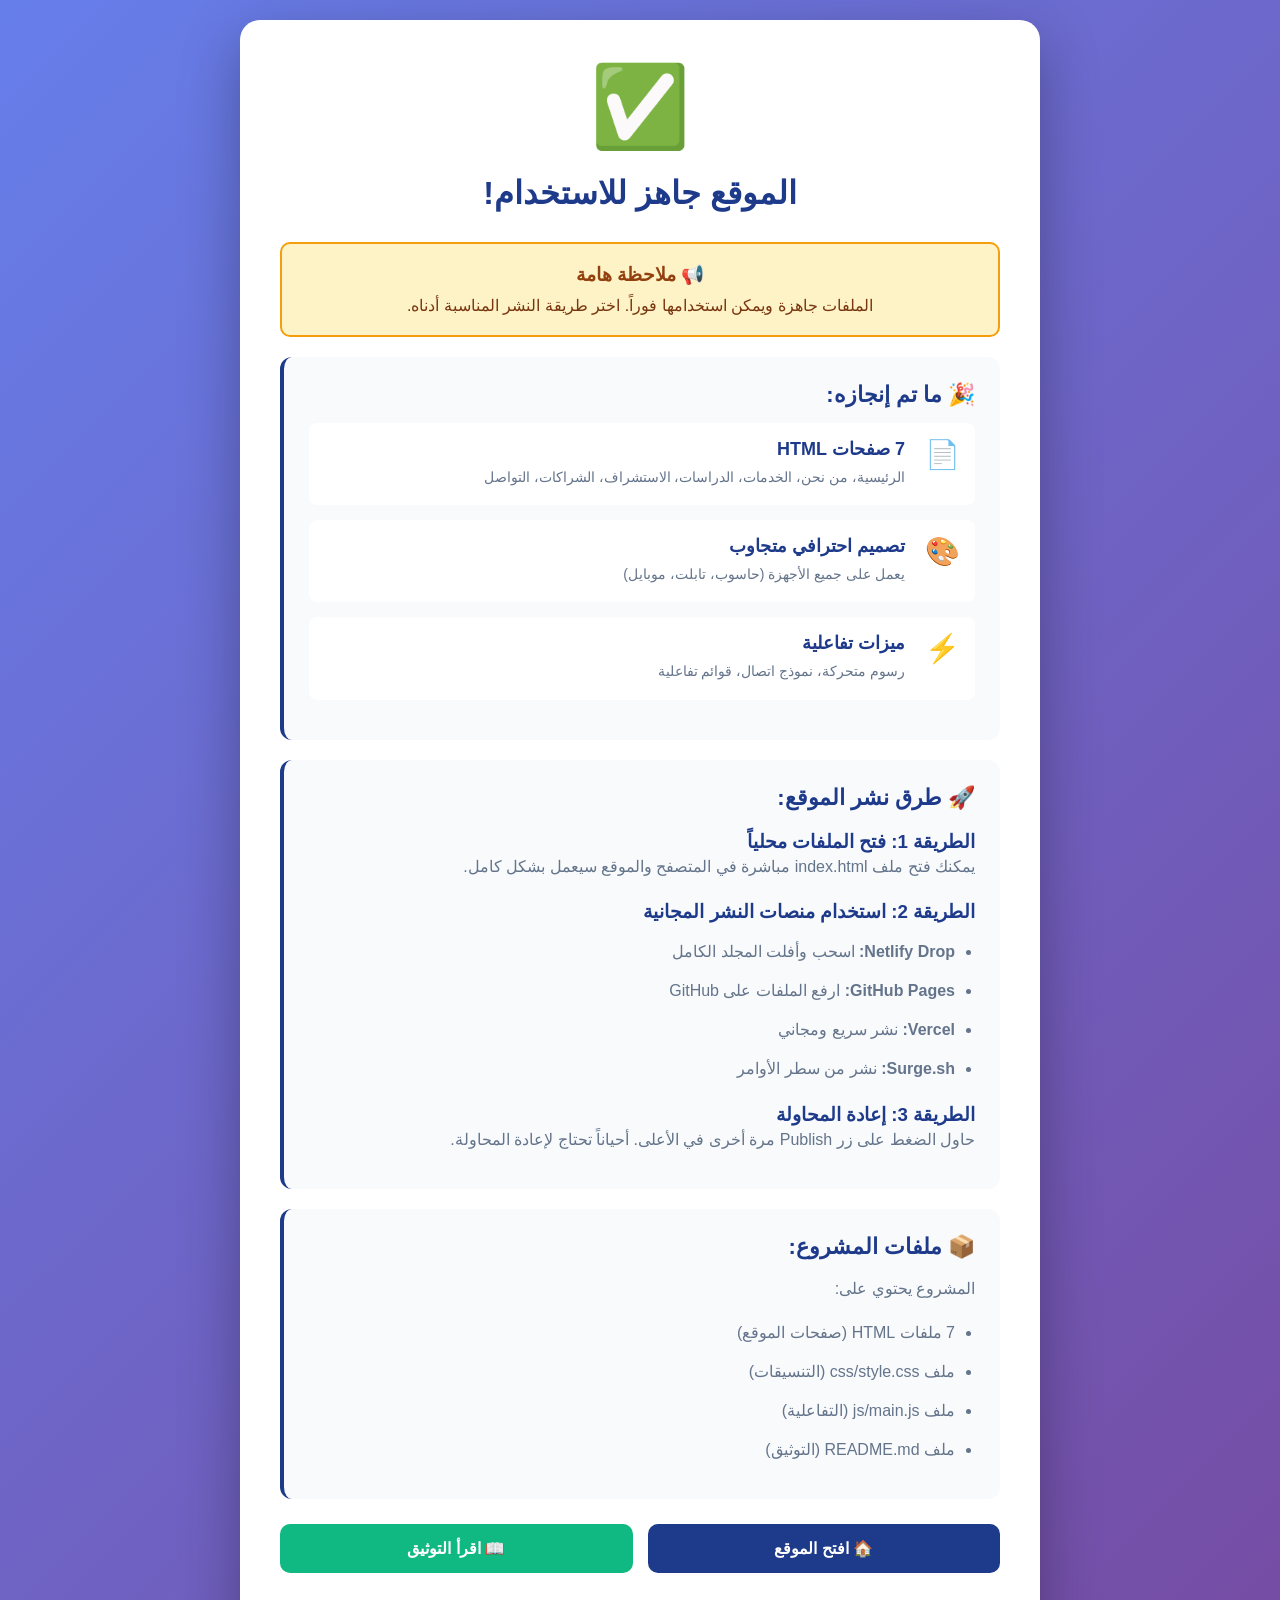
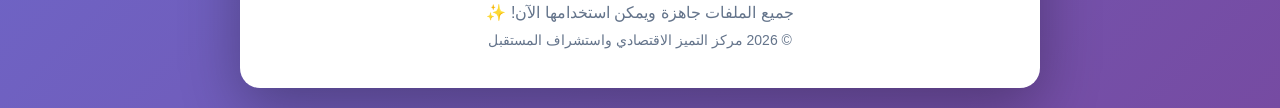
<file: start.html>
<!DOCTYPE html>
<html lang="ar" dir="rtl">
<head>
    <meta charset="UTF-8">
    <meta name="viewport" content="width=device-width, initial-scale=1.0">
    <title>تعليمات النشر - مركز التميز الاقتصادي</title>
    <style>
        * {
            margin: 0;
            padding: 0;
            box-sizing: border-box;
        }
        body {
            font-family: 'Segoe UI', Tahoma, Geneva, Verdana, sans-serif;
            background: linear-gradient(135deg, #667eea 0%, #764ba2 100%);
            min-height: 100vh;
            display: flex;
            align-items: center;
            justify-content: center;
            padding: 20px;
        }
        .container {
            background: white;
            max-width: 800px;
            width: 100%;
            border-radius: 20px;
            padding: 40px;
            box-shadow: 0 20px 60px rgba(0, 0, 0, 0.3);
        }
        h1 {
            color: #1e3a8a;
            text-align: center;
            margin-bottom: 30px;
            font-size: 32px;
        }
        .success-icon {
            text-align: center;
            font-size: 80px;
            color: #10b981;
            margin-bottom: 20px;
        }
        .card {
            background: #f8fafc;
            border-radius: 12px;
            padding: 25px;
            margin: 20px 0;
            border-left: 4px solid #1e3a8a;
        }
        .card h2 {
            color: #1e3a8a;
            margin-bottom: 15px;
            font-size: 22px;
        }
        .card p, .card li {
            color: #64748b;
            line-height: 1.8;
            margin-bottom: 10px;
            font-size: 16px;
        }
        .card ul {
            margin-right: 20px;
            margin-top: 15px;
        }
        .btn-group {
            display: flex;
            gap: 15px;
            flex-wrap: wrap;
            margin-top: 25px;
        }
        .btn {
            flex: 1;
            min-width: 200px;
            padding: 15px 30px;
            border: none;
            border-radius: 10px;
            font-size: 16px;
            font-weight: 600;
            cursor: pointer;
            text-decoration: none;
            text-align: center;
            transition: all 0.3s ease;
        }
        .btn-primary {
            background: #1e3a8a;
            color: white;
        }
        .btn-primary:hover {
            background: #1e40af;
            transform: translateY(-2px);
            box-shadow: 0 5px 15px rgba(30, 58, 138, 0.3);
        }
        .btn-success {
            background: #10b981;
            color: white;
        }
        .btn-success:hover {
            background: #059669;
            transform: translateY(-2px);
            box-shadow: 0 5px 15px rgba(16, 185, 129, 0.3);
        }
        .feature {
            display: flex;
            align-items: flex-start;
            gap: 15px;
            margin: 15px 0;
            padding: 15px;
            background: white;
            border-radius: 8px;
        }
        .feature-icon {
            font-size: 28px;
            color: #d4af37;
            min-width: 40px;
        }
        .feature-text h3 {
            color: #1e3a8a;
            margin-bottom: 5px;
            font-size: 18px;
        }
        .feature-text p {
            color: #64748b;
            font-size: 14px;
            margin: 0;
        }
        .alert {
            background: #fef3c7;
            border: 2px solid #f59e0b;
            border-radius: 10px;
            padding: 20px;
            margin: 20px 0;
            text-align: center;
        }
        .alert h3 {
            color: #92400e;
            margin-bottom: 10px;
        }
        .alert p {
            color: #78350f;
            margin: 0;
        }
        @media (max-width: 640px) {
            .container {
                padding: 25px;
            }
            h1 {
                font-size: 24px;
            }
            .btn {
                min-width: 100%;
            }
        }
    </style>
</head>
<body>
    <div class="container">
        <div class="success-icon">✅</div>
        <h1>الموقع جاهز للاستخدام!</h1>
        
        <div class="alert">
            <h3>📢 ملاحظة هامة</h3>
            <p>الملفات جاهزة ويمكن استخدامها فوراً. اختر طريقة النشر المناسبة أدناه.</p>
        </div>

        <div class="card">
            <h2>🎉 ما تم إنجازه:</h2>
            <div class="feature">
                <div class="feature-icon">📄</div>
                <div class="feature-text">
                    <h3>7 صفحات HTML</h3>
                    <p>الرئيسية، من نحن، الخدمات، الدراسات، الاستشراف، الشراكات، التواصل</p>
                </div>
            </div>
            <div class="feature">
                <div class="feature-icon">🎨</div>
                <div class="feature-text">
                    <h3>تصميم احترافي متجاوب</h3>
                    <p>يعمل على جميع الأجهزة (حاسوب، تابلت، موبايل)</p>
                </div>
            </div>
            <div class="feature">
                <div class="feature-icon">⚡</div>
                <div class="feature-text">
                    <h3>ميزات تفاعلية</h3>
                    <p>رسوم متحركة، نموذج اتصال، قوائم تفاعلية</p>
                </div>
            </div>
        </div>

        <div class="card">
            <h2>🚀 طرق نشر الموقع:</h2>
            
            <h3 style="color: #1e3a8a; margin-top: 20px;">الطريقة 1: فتح الملفات محلياً</h3>
            <p>يمكنك فتح ملف index.html مباشرة في المتصفح والموقع سيعمل بشكل كامل.</p>
            
            <h3 style="color: #1e3a8a; margin-top: 20px;">الطريقة 2: استخدام منصات النشر المجانية</h3>
            <ul>
                <li><strong>Netlify Drop:</strong> اسحب وأفلت المجلد الكامل</li>
                <li><strong>GitHub Pages:</strong> ارفع الملفات على GitHub</li>
                <li><strong>Vercel:</strong> نشر سريع ومجاني</li>
                <li><strong>Surge.sh:</strong> نشر من سطر الأوامر</li>
            </ul>
            
            <h3 style="color: #1e3a8a; margin-top: 20px;">الطريقة 3: إعادة المحاولة</h3>
            <p>حاول الضغط على زر Publish مرة أخرى في الأعلى. أحياناً تحتاج لإعادة المحاولة.</p>
        </div>

        <div class="card">
            <h2>📦 ملفات المشروع:</h2>
            <p>المشروع يحتوي على:</p>
            <ul>
                <li>7 ملفات HTML (صفحات الموقع)</li>
                <li>ملف css/style.css (التنسيقات)</li>
                <li>ملف js/main.js (التفاعلية)</li>
                <li>ملف README.md (التوثيق)</li>
            </ul>
        </div>

        <div class="btn-group">
            <a href="index.html" class="btn btn-primary">🏠 افتح الموقع</a>
            <a href="README.md" class="btn btn-success">📖 اقرأ التوثيق</a>
        </div>

        <div style="text-align: center; margin-top: 30px; color: #64748b;">
            <p>جميع الملفات جاهزة ويمكن استخدامها الآن! ✨</p>
            <p style="margin-top: 10px; font-size: 14px;">© 2026 مركز التميز الاقتصادي واستشراف المستقبل</p>
        </div>
    </div>
</body>
</html>
</file>
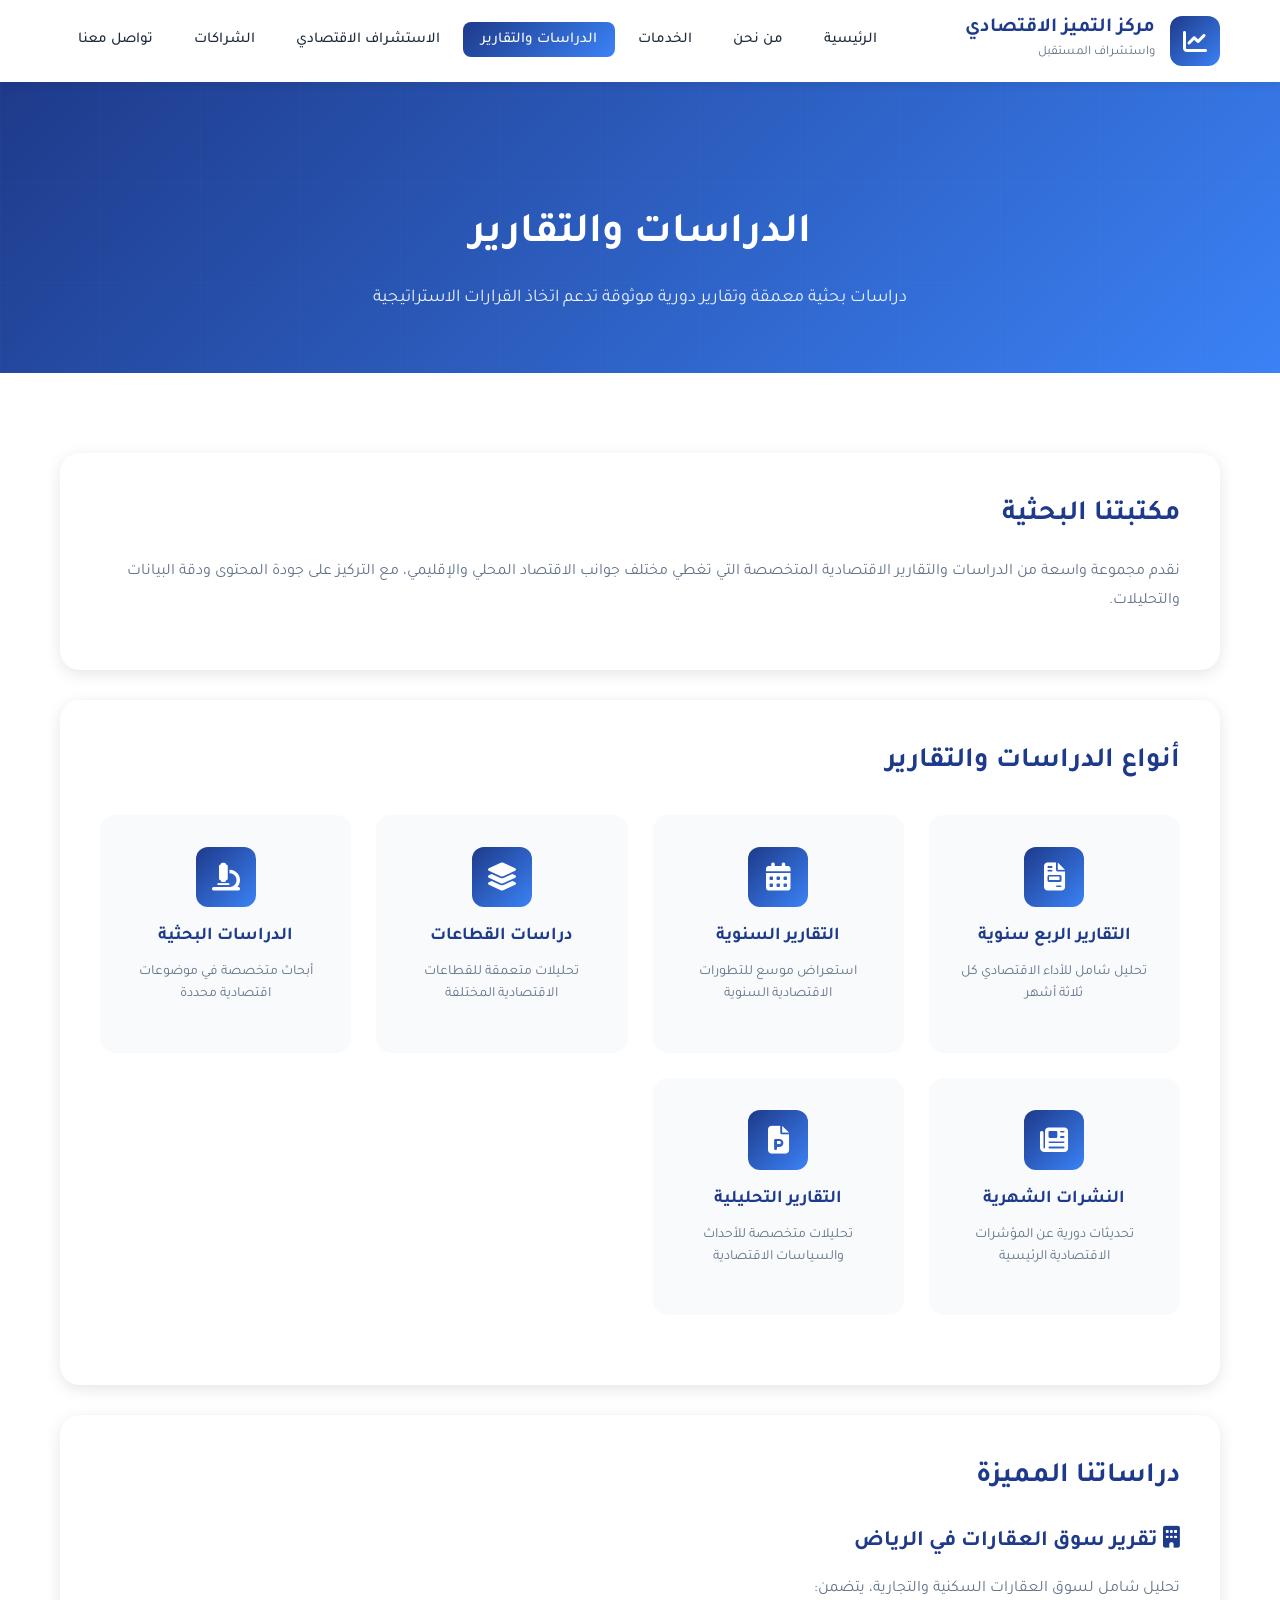
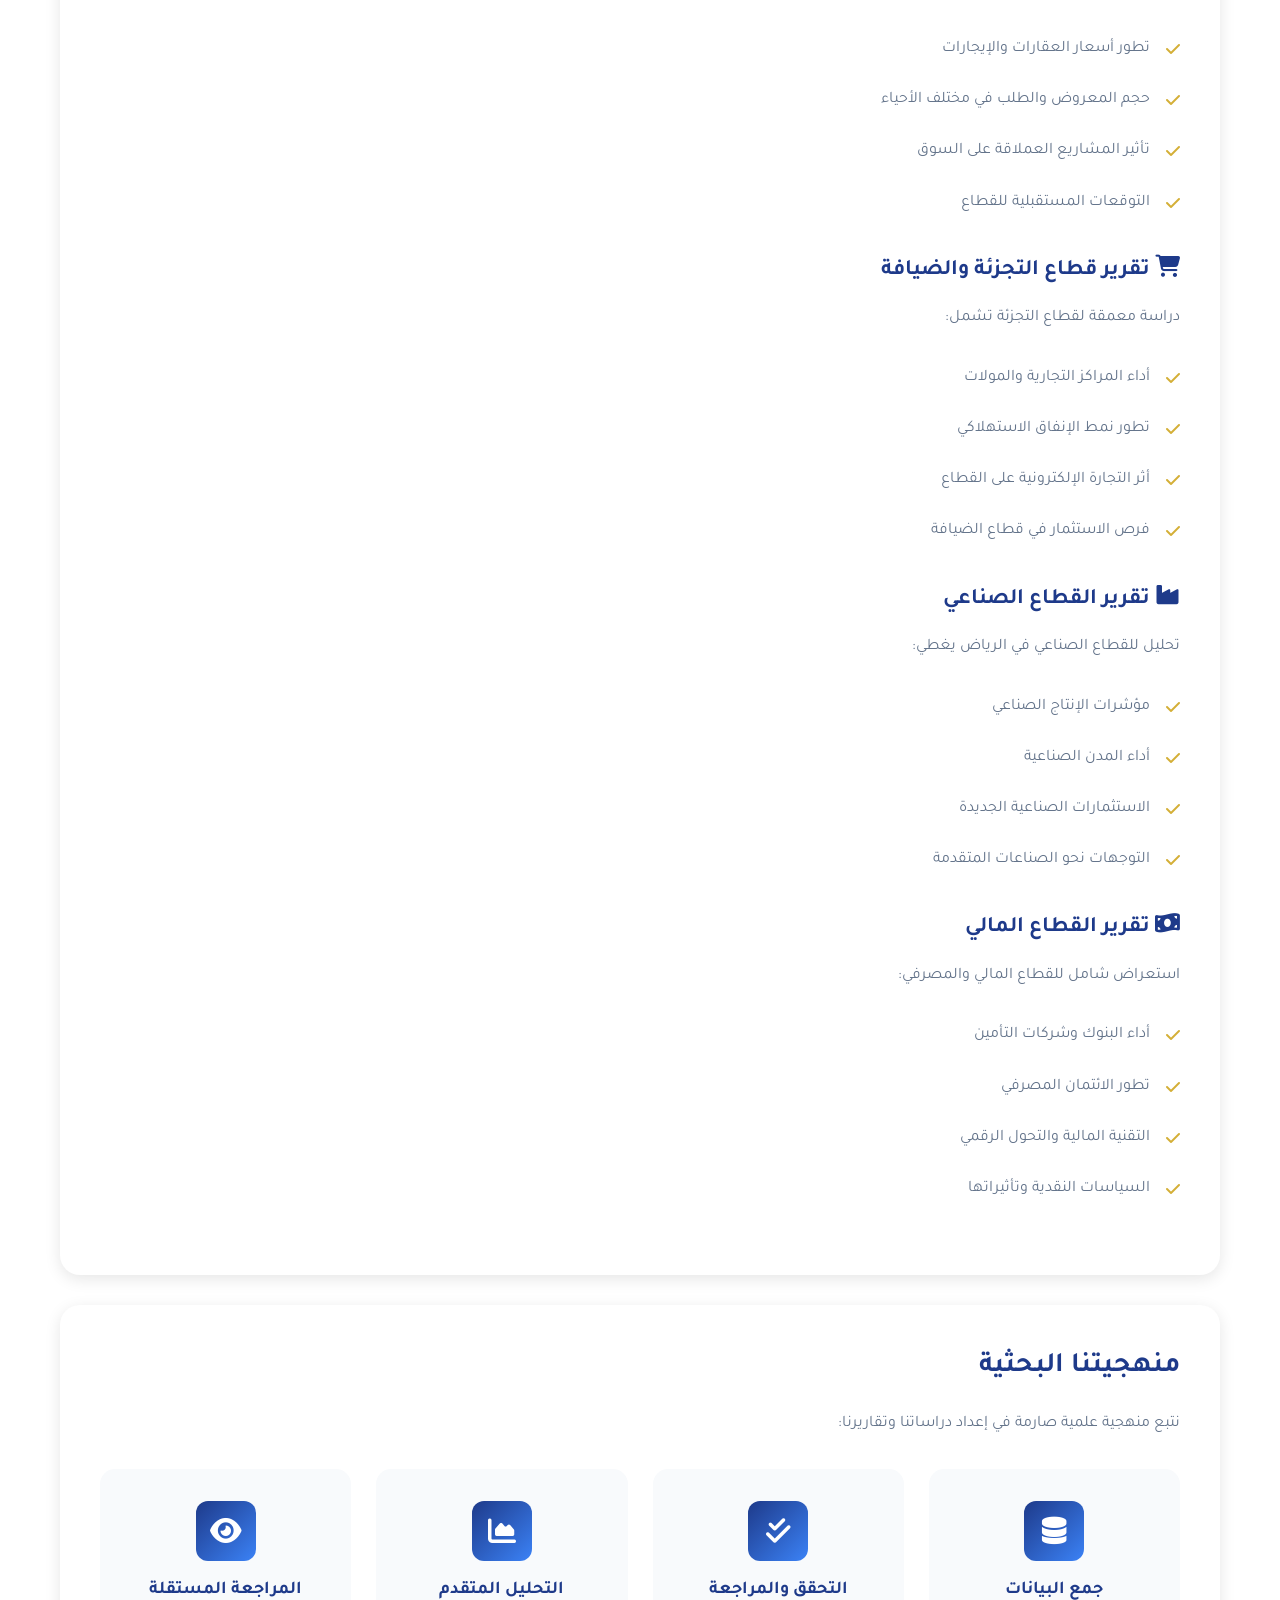
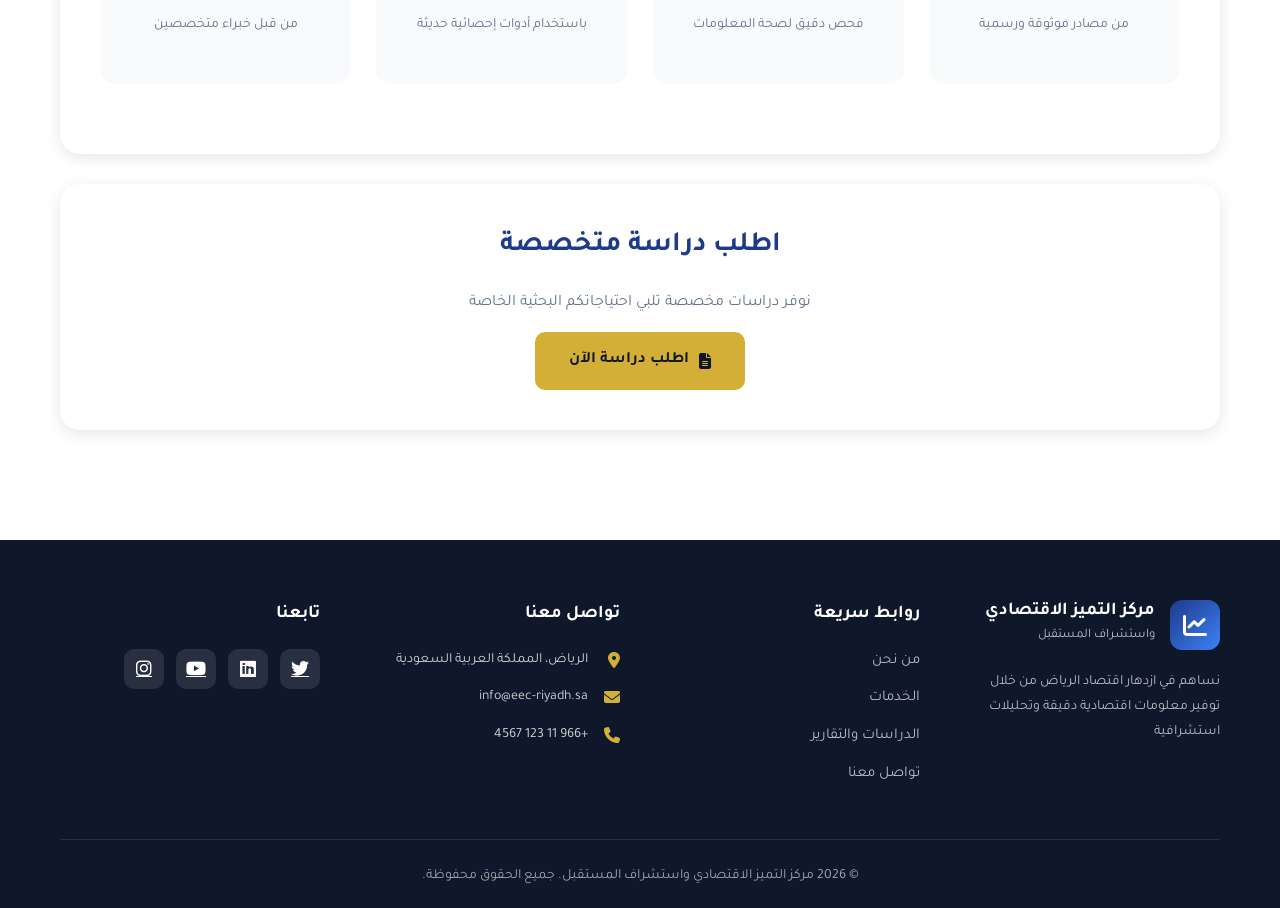
<file: studies.html>
<!DOCTYPE html>
<html lang="ar" dir="rtl">
<head>
    <meta charset="UTF-8">
    <meta name="viewport" content="width=device-width, initial-scale=1.0">
    <title>الدراسات والتقارير - مركز التميز الاقتصادي واستشراف المستقبل</title>
    <link rel="stylesheet" href="css/style.css">
    <link rel="stylesheet" href="https://cdn.jsdelivr.net/npm/@fortawesome/fontawesome-free@6.4.0/css/all.min.css">
    <link href="https://fonts.googleapis.com/css2?family=Tajawal:wght@300;400;500;700;900&display=swap" rel="stylesheet">
</head>
<body>
    <!-- Header -->
    <header class="header">
        <div class="container">
            <nav class="navbar">
                <div class="logo">
                    <div class="logo-icon">
                        <i class="fas fa-chart-line"></i>
                    </div>
                    <div class="logo-text">
                        <h1>مركز التميز الاقتصادي</h1>
                        <span>واستشراف المستقبل</span>
                    </div>
                </div>
                <button class="nav-toggle" id="navToggle">
                    <i class="fas fa-bars"></i>
                </button>
                <ul class="nav-menu" id="navMenu">
                    <li><a href="index.html">الرئيسية</a></li>
                    <li><a href="about.html">من نحن</a></li>
                    <li><a href="services.html">الخدمات</a></li>
                    <li><a href="studies.html" class="active">الدراسات والتقارير</a></li>
                    <li><a href="foresight.html">الاستشراف الاقتصادي</a></li>
                    <li><a href="partnerships.html">الشراكات</a></li>
                    <li><a href="contact.html">تواصل معنا</a></li>
                </ul>
            </nav>
        </div>
    </header>

    <!-- Page Header -->
    <section class="page-header">
        <div class="page-header-content">
            <div class="container">
                <h1>الدراسات والتقارير</h1>
                <p>دراسات بحثية معمقة وتقارير دورية موثوقة تدعم اتخاذ القرارات الاستراتيجية</p>
            </div>
        </div>
    </section>

    <!-- Studies Content -->
    <section class="page-content">
        <div class="container">
            <!-- Introduction -->
            <div class="content-card">
                <h2>مكتبتنا البحثية</h2>
                <p>نقدم مجموعة واسعة من الدراسات والتقارير الاقتصادية المتخصصة التي تغطي مختلف جوانب الاقتصاد المحلي والإقليمي، مع التركيز على جودة المحتوى ودقة البيانات والتحليلات.</p>
            </div>

            <!-- Types of Studies -->
            <div class="content-card">
                <h2>أنواع الدراسات والتقارير</h2>
                <div class="features-grid">
                    <div class="feature-item">
                        <div class="feature-icon">
                            <i class="fas fa-file-invoice"></i>
                        </div>
                        <h4>التقارير الربع سنوية</h4>
                        <p>تحليل شامل للأداء الاقتصادي كل ثلاثة أشهر</p>
                    </div>

                    <div class="feature-item">
                        <div class="feature-icon">
                            <i class="fas fa-calendar-alt"></i>
                        </div>
                        <h4>التقارير السنوية</h4>
                        <p>استعراض موسع للتطورات الاقتصادية السنوية</p>
                    </div>

                    <div class="feature-item">
                        <div class="feature-icon">
                            <i class="fas fa-layer-group"></i>
                        </div>
                        <h4>دراسات القطاعات</h4>
                        <p>تحليلات متعمقة للقطاعات الاقتصادية المختلفة</p>
                    </div>

                    <div class="feature-item">
                        <div class="feature-icon">
                            <i class="fas fa-microscope"></i>
                        </div>
                        <h4>الدراسات البحثية</h4>
                        <p>أبحاث متخصصة في موضوعات اقتصادية محددة</p>
                    </div>

                    <div class="feature-item">
                        <div class="feature-icon">
                            <i class="fas fa-newspaper"></i>
                        </div>
                        <h4>النشرات الشهرية</h4>
                        <p>تحديثات دورية عن المؤشرات الاقتصادية الرئيسية</p>
                    </div>

                    <div class="feature-item">
                        <div class="feature-icon">
                            <i class="fas fa-file-powerpoint"></i>
                        </div>
                        <h4>التقارير التحليلية</h4>
                        <p>تحليلات متخصصة للأحداث والسياسات الاقتصادية</p>
                    </div>
                </div>
            </div>

            <!-- Featured Studies -->
            <div class="content-card">
                <h2>دراساتنا المميزة</h2>
                
                <h3><i class="fas fa-building"></i> تقرير سوق العقارات في الرياض</h3>
                <p>تحليل شامل لسوق العقارات السكنية والتجارية، يتضمن:</p>
                <ul>
                    <li>تطور أسعار العقارات والإيجارات</li>
                    <li>حجم المعروض والطلب في مختلف الأحياء</li>
                    <li>تأثير المشاريع العملاقة على السوق</li>
                    <li>التوقعات المستقبلية للقطاع</li>
                </ul>

                <h3><i class="fas fa-shopping-cart"></i> تقرير قطاع التجزئة والضيافة</h3>
                <p>دراسة معمقة لقطاع التجزئة تشمل:</p>
                <ul>
                    <li>أداء المراكز التجارية والمولات</li>
                    <li>تطور نمط الإنفاق الاستهلاكي</li>
                    <li>أثر التجارة الإلكترونية على القطاع</li>
                    <li>فرص الاستثمار في قطاع الضيافة</li>
                </ul>

                <h3><i class="fas fa-industry"></i> تقرير القطاع الصناعي</h3>
                <p>تحليل للقطاع الصناعي في الرياض يغطي:</p>
                <ul>
                    <li>مؤشرات الإنتاج الصناعي</li>
                    <li>أداء المدن الصناعية</li>
                    <li>الاستثمارات الصناعية الجديدة</li>
                    <li>التوجهات نحو الصناعات المتقدمة</li>
                </ul>

                <h3><i class="fas fa-money-bill-wave"></i> تقرير القطاع المالي</h3>
                <p>استعراض شامل للقطاع المالي والمصرفي:</p>
                <ul>
                    <li>أداء البنوك وشركات التأمين</li>
                    <li>تطور الائتمان المصرفي</li>
                    <li>التقنية المالية والتحول الرقمي</li>
                    <li>السياسات النقدية وتأثيراتها</li>
                </ul>
            </div>

            <!-- Research Methodology -->
            <div class="content-card">
                <h2>منهجيتنا البحثية</h2>
                <p>نتبع منهجية علمية صارمة في إعداد دراساتنا وتقاريرنا:</p>
                <div class="features-grid">
                    <div class="feature-item">
                        <div class="feature-icon">
                            <i class="fas fa-database"></i>
                        </div>
                        <h4>جمع البيانات</h4>
                        <p>من مصادر موثوقة ورسمية</p>
                    </div>

                    <div class="feature-item">
                        <div class="feature-icon">
                            <i class="fas fa-check-double"></i>
                        </div>
                        <h4>التحقق والمراجعة</h4>
                        <p>فحص دقيق لصحة المعلومات</p>
                    </div>

                    <div class="feature-item">
                        <div class="feature-icon">
                            <i class="fas fa-chart-area"></i>
                        </div>
                        <h4>التحليل المتقدم</h4>
                        <p>باستخدام أدوات إحصائية حديثة</p>
                    </div>

                    <div class="feature-item">
                        <div class="feature-icon">
                            <i class="fas fa-eye"></i>
                        </div>
                        <h4>المراجعة المستقلة</h4>
                        <p>من قبل خبراء متخصصين</p>
                    </div>
                </div>
            </div>

            <!-- CTA -->
            <div class="content-card text-center">
                <h2>اطلب دراسة متخصصة</h2>
                <p class="mb-30">نوفر دراسات مخصصة تلبي احتياجاتكم البحثية الخاصة</p>
                <a href="contact.html" class="btn btn-primary">
                    <i class="fas fa-file-alt"></i>
                    <span>اطلب دراسة الآن</span>
                </a>
            </div>
        </div>
    </section>

    <!-- Footer -->
    <footer class="footer">
        <div class="container">
            <div class="footer-content">
                <div class="footer-section">
                    <div class="footer-logo">
                        <div class="logo-icon">
                            <i class="fas fa-chart-line"></i>
                        </div>
                        <div class="logo-text">
                            <h3>مركز التميز الاقتصادي</h3>
                            <span>واستشراف المستقبل</span>
                        </div>
                    </div>
                    <p class="footer-desc">نساهم في ازدهار اقتصاد الرياض من خلال توفير معلومات اقتصادية دقيقة وتحليلات استشرافية</p>
                </div>
                <div class="footer-section">
                    <h4>روابط سريعة</h4>
                    <ul class="footer-links">
                        <li><a href="about.html">من نحن</a></li>
                        <li><a href="services.html">الخدمات</a></li>
                        <li><a href="studies.html">الدراسات والتقارير</a></li>
                        <li><a href="contact.html">تواصل معنا</a></li>
                    </ul>
                </div>
                <div class="footer-section">
                    <h4>تواصل معنا</h4>
                    <ul class="footer-contact">
                        <li>
                            <i class="fas fa-map-marker-alt"></i>
                            <span>الرياض، المملكة العربية السعودية</span>
                        </li>
                        <li>
                            <i class="fas fa-envelope"></i>
                            <span>info@eec-riyadh.sa</span>
                        </li>
                        <li>
                            <i class="fas fa-phone"></i>
                            <span>+966 11 123 4567</span>
                        </li>
                    </ul>
                </div>
                <div class="footer-section">
                    <h4>تابعنا</h4>
                    <div class="social-links">
                        <a href="#" aria-label="Twitter"><i class="fab fa-twitter"></i></a>
                        <a href="#" aria-label="LinkedIn"><i class="fab fa-linkedin"></i></a>
                        <a href="#" aria-label="YouTube"><i class="fab fa-youtube"></i></a>
                        <a href="#" aria-label="Instagram"><i class="fab fa-instagram"></i></a>
                    </div>
                </div>
            </div>
            <div class="footer-bottom">
                <p>&copy; 2026 مركز التميز الاقتصادي واستشراف المستقبل. جميع الحقوق محفوظة.</p>
            </div>
        </div>
    </footer>

    <script src="js/main.js"></script>
</body>
</html>
</file>
<file: css/style.css>
/* ===== Global Styles ===== */
:root {
    --primary-color: #1e3a8a;
    --secondary-color: #d4af37;
    --accent-color: #0ea5e9;
    --dark-bg: #0f172a;
    --light-bg: #f8fafc;
    --white: #ffffff;
    --text-dark: #1e293b;
    --text-light: #64748b;
    --gradient-primary: linear-gradient(135deg, #1e3a8a 0%, #3b82f6 100%);
    --gradient-secondary: linear-gradient(135deg, #d4af37 0%, #fbbf24 100%);
    --shadow-sm: 0 2px 8px rgba(0, 0, 0, 0.08);
    --shadow-md: 0 4px 16px rgba(0, 0, 0, 0.1);
    --shadow-lg: 0 8px 32px rgba(0, 0, 0, 0.15);
    --transition: all 0.3s cubic-bezier(0.4, 0, 0.2, 1);
}

* {
    margin: 0;
    padding: 0;
    box-sizing: border-box;
}

body {
    font-family: 'Tajawal', sans-serif;
    line-height: 1.6;
    color: var(--text-dark);
    background-color: var(--white);
    overflow-x: hidden;
}

.container {
    max-width: 1200px;
    margin: 0 auto;
    padding: 0 20px;
}

/* ===== Header & Navigation ===== */
.header {
    background: var(--white);
    box-shadow: var(--shadow-sm);
    position: sticky;
    top: 0;
    z-index: 1000;
    transition: var(--transition);
}

.navbar {
    display: flex;
    justify-content: space-between;
    align-items: center;
    padding: 1rem 0;
}

.logo {
    display: flex;
    align-items: center;
    gap: 15px;
}

.logo-icon {
    width: 50px;
    height: 50px;
    background: var(--gradient-primary);
    border-radius: 12px;
    display: flex;
    align-items: center;
    justify-content: center;
    font-size: 24px;
    color: var(--white);
}

.logo-text h1 {
    font-size: 20px;
    font-weight: 700;
    color: var(--primary-color);
    line-height: 1.2;
}

.logo-text span {
    font-size: 13px;
    color: var(--text-light);
    font-weight: 400;
}

.nav-toggle {
    display: none;
    background: none;
    border: none;
    font-size: 24px;
    color: var(--primary-color);
    cursor: pointer;
}

.nav-menu {
    display: flex;
    list-style: none;
    gap: 5px;
}

.nav-menu a {
    text-decoration: none;
    color: var(--text-dark);
    font-weight: 500;
    padding: 10px 18px;
    border-radius: 8px;
    transition: var(--transition);
    font-size: 15px;
}

.nav-menu a:hover,
.nav-menu a.active {
    background: var(--gradient-primary);
    color: var(--white);
}

/* ===== Hero Section ===== */
.hero {
    position: relative;
    min-height: 85vh;
    display: flex;
    align-items: center;
    background: var(--gradient-primary);
    overflow: hidden;
    padding: 80px 0 60px;
}

.hero-overlay {
    position: absolute;
    top: 0;
    left: 0;
    width: 100%;
    height: 100%;
    background: url('data:image/svg+xml,<svg width="100" height="100" xmlns="http://www.w3.org/2000/svg"><defs><pattern id="grid" width="100" height="100" patternUnits="userSpaceOnUse"><path d="M 100 0 L 0 0 0 100" fill="none" stroke="rgba(255,255,255,0.05)" stroke-width="1"/></pattern></defs><rect width="100%" height="100%" fill="url(%23grid)"/></svg>');
    opacity: 0.5;
}

.hero-content {
    position: relative;
    z-index: 2;
    text-align: center;
    color: var(--white);
}

.hero-badge {
    display: inline-flex;
    align-items: center;
    gap: 8px;
    background: rgba(255, 255, 255, 0.15);
    backdrop-filter: blur(10px);
    padding: 10px 20px;
    border-radius: 50px;
    font-size: 14px;
    margin-bottom: 25px;
    animation: fadeInDown 0.8s ease;
}

.hero-badge i {
    color: var(--secondary-color);
}

.hero-title {
    font-size: 48px;
    font-weight: 900;
    margin-bottom: 20px;
    line-height: 1.2;
    animation: fadeInUp 0.8s ease 0.2s both;
}

.hero-subtitle {
    font-size: 20px;
    line-height: 1.8;
    margin-bottom: 40px;
    max-width: 800px;
    margin-left: auto;
    margin-right: auto;
    opacity: 0.95;
    font-weight: 400;
    animation: fadeInUp 0.8s ease 0.4s both;
}

.hero-buttons {
    display: flex;
    gap: 15px;
    justify-content: center;
    flex-wrap: wrap;
    margin-bottom: 60px;
    animation: fadeInUp 0.8s ease 0.6s both;
}

.btn {
    display: inline-flex;
    align-items: center;
    gap: 10px;
    padding: 14px 32px;
    border-radius: 10px;
    text-decoration: none;
    font-weight: 600;
    font-size: 16px;
    transition: var(--transition);
    cursor: pointer;
    border: 2px solid transparent;
}

.btn-primary {
    background: var(--secondary-color);
    color: var(--dark-bg);
}

.btn-primary:hover {
    background: #fbbf24;
    transform: translateY(-3px);
    box-shadow: 0 10px 25px rgba(212, 175, 55, 0.3);
}

.btn-secondary {
    background: rgba(255, 255, 255, 0.15);
    color: var(--white);
    border-color: rgba(255, 255, 255, 0.3);
    backdrop-filter: blur(10px);
}

.btn-secondary:hover {
    background: var(--white);
    color: var(--primary-color);
    border-color: var(--white);
}

.btn-light {
    background: var(--white);
    color: var(--primary-color);
}

.btn-light:hover {
    background: var(--secondary-color);
    color: var(--dark-bg);
    transform: translateY(-3px);
    box-shadow: var(--shadow-lg);
}

.hero-stats {
    display: grid;
    grid-template-columns: repeat(auto-fit, minmax(180px, 1fr));
    gap: 30px;
    max-width: 700px;
    margin: 0 auto;
    animation: fadeInUp 0.8s ease 0.8s both;
}

.stat-item {
    background: rgba(255, 255, 255, 0.1);
    backdrop-filter: blur(10px);
    padding: 25px;
    border-radius: 15px;
    border: 1px solid rgba(255, 255, 255, 0.2);
}

.stat-number {
    font-size: 28px;
    font-weight: 700;
    color: var(--secondary-color);
    margin-bottom: 5px;
}

.stat-label {
    font-size: 15px;
    opacity: 0.9;
}

/* ===== Sections ===== */
.vision-mission,
.services-nav,
.timeline-section {
    padding: 80px 0;
}

.section-header {
    text-align: center;
    margin-bottom: 60px;
}

.section-title {
    font-size: 38px;
    font-weight: 700;
    color: var(--primary-color);
    margin-bottom: 15px;
}

.section-divider {
    width: 80px;
    height: 4px;
    background: var(--gradient-secondary);
    margin: 0 auto 20px;
    border-radius: 2px;
}

.section-subtitle {
    font-size: 18px;
    color: var(--text-light);
    max-width: 600px;
    margin: 0 auto;
}

/* ===== Vision & Mission Cards ===== */
.vm-grid {
    display: grid;
    grid-template-columns: repeat(auto-fit, minmax(300px, 1fr));
    gap: 30px;
}

.vm-card {
    background: var(--white);
    padding: 40px;
    border-radius: 20px;
    box-shadow: var(--shadow-md);
    text-align: center;
    transition: var(--transition);
    border: 2px solid transparent;
}

.vm-card:hover {
    transform: translateY(-8px);
    box-shadow: var(--shadow-lg);
    border-color: var(--secondary-color);
}

.vm-icon {
    width: 80px;
    height: 80px;
    background: var(--gradient-primary);
    border-radius: 20px;
    display: flex;
    align-items: center;
    justify-content: center;
    margin: 0 auto 25px;
    font-size: 36px;
    color: var(--white);
}

.vm-card h3 {
    font-size: 24px;
    color: var(--primary-color);
    margin-bottom: 15px;
    font-weight: 700;
}

.vm-card p {
    font-size: 16px;
    line-height: 1.8;
    color: var(--text-light);
}

/* ===== Services Navigation Grid ===== */
.services-nav {
    background: var(--light-bg);
}

.services-grid {
    display: grid;
    grid-template-columns: repeat(auto-fit, minmax(280px, 1fr));
    gap: 25px;
}

.service-card {
    background: var(--white);
    padding: 35px;
    border-radius: 16px;
    box-shadow: var(--shadow-sm);
    text-decoration: none;
    color: inherit;
    transition: var(--transition);
    border: 2px solid transparent;
    position: relative;
    overflow: hidden;
}

.service-card::before {
    content: '';
    position: absolute;
    top: 0;
    left: 0;
    width: 100%;
    height: 4px;
    background: var(--gradient-primary);
    transform: scaleX(0);
    transition: var(--transition);
}

.service-card:hover::before {
    transform: scaleX(1);
}

.service-card:hover {
    transform: translateY(-8px);
    box-shadow: var(--shadow-lg);
    border-color: var(--primary-color);
}

.service-icon {
    width: 70px;
    height: 70px;
    background: var(--gradient-primary);
    border-radius: 15px;
    display: flex;
    align-items: center;
    justify-content: center;
    font-size: 32px;
    color: var(--white);
    margin-bottom: 20px;
    transition: var(--transition);
}

.service-card:hover .service-icon {
    transform: scale(1.1) rotate(5deg);
}

.service-card h3 {
    font-size: 20px;
    font-weight: 700;
    color: var(--primary-color);
    margin-bottom: 12px;
}

.service-card p {
    font-size: 15px;
    line-height: 1.7;
    color: var(--text-light);
    margin-bottom: 15px;
}

.service-arrow {
    color: var(--secondary-color);
    font-size: 18px;
    transition: var(--transition);
}

.service-card:hover .service-arrow {
    transform: translateX(-5px);
}

/* ===== Timeline Section ===== */
.timeline {
    position: relative;
    max-width: 900px;
    margin: 0 auto;
    padding: 30px 0;
}

.timeline::before {
    content: '';
    position: absolute;
    right: 50%;
    transform: translateX(50%);
    width: 4px;
    height: 100%;
    background: var(--gradient-primary);
    border-radius: 2px;
}

.timeline-item {
    position: relative;
    margin-bottom: 60px;
    display: flex;
    justify-content: flex-end;
    padding-left: 50%;
    padding-right: 30px;
}

.timeline-item:nth-child(even) {
    justify-content: flex-start;
    padding-left: 30px;
    padding-right: 50%;
}

.timeline-dot {
    position: absolute;
    right: 50%;
    transform: translateX(50%);
    width: 20px;
    height: 20px;
    background: var(--secondary-color);
    border: 4px solid var(--white);
    border-radius: 50%;
    box-shadow: 0 0 0 4px var(--primary-color);
    z-index: 2;
}

.timeline-content {
    background: var(--white);
    padding: 30px;
    border-radius: 15px;
    box-shadow: var(--shadow-md);
    width: 100%;
    transition: var(--transition);
    border: 2px solid transparent;
}

.timeline-content:hover {
    transform: scale(1.05);
    border-color: var(--secondary-color);
    box-shadow: var(--shadow-lg);
}

.timeline-year {
    display: inline-block;
    background: var(--gradient-secondary);
    color: var(--dark-bg);
    padding: 6px 16px;
    border-radius: 20px;
    font-size: 13px;
    font-weight: 700;
    margin-bottom: 15px;
}

.timeline-content h3 {
    font-size: 22px;
    color: var(--primary-color);
    margin-bottom: 12px;
    font-weight: 700;
}

.timeline-content p {
    font-size: 15px;
    line-height: 1.7;
    color: var(--text-light);
}

/* ===== CTA Section ===== */
.cta-section {
    background: var(--gradient-primary);
    padding: 80px 0;
    text-align: center;
}

.cta-content h2 {
    font-size: 40px;
    color: var(--white);
    margin-bottom: 20px;
    font-weight: 700;
}

.cta-content p {
    font-size: 20px;
    color: rgba(255, 255, 255, 0.9);
    margin-bottom: 35px;
}

/* ===== Footer ===== */
.footer {
    background: var(--dark-bg);
    color: rgba(255, 255, 255, 0.8);
    padding: 60px 0 20px;
}

.footer-content {
    display: grid;
    grid-template-columns: repeat(auto-fit, minmax(250px, 1fr));
    gap: 40px;
    margin-bottom: 40px;
}

.footer-logo {
    display: flex;
    align-items: center;
    gap: 15px;
    margin-bottom: 20px;
}

.footer-logo h3 {
    font-size: 18px;
    color: var(--white);
    font-weight: 700;
    line-height: 1.2;
}

.footer-logo span {
    font-size: 13px;
    color: rgba(255, 255, 255, 0.7);
}

.footer-desc {
    font-size: 14px;
    line-height: 1.8;
    color: rgba(255, 255, 255, 0.7);
}

.footer-section h4 {
    color: var(--white);
    font-size: 18px;
    font-weight: 700;
    margin-bottom: 20px;
}

.footer-links {
    list-style: none;
}

.footer-links li {
    margin-bottom: 12px;
}

.footer-links a {
    color: rgba(255, 255, 255, 0.7);
    text-decoration: none;
    transition: var(--transition);
    font-size: 15px;
}

.footer-links a:hover {
    color: var(--secondary-color);
    padding-right: 5px;
}

.footer-contact {
    list-style: none;
}

.footer-contact li {
    display: flex;
    align-items: center;
    gap: 12px;
    margin-bottom: 15px;
    font-size: 14px;
}

.footer-contact i {
    color: var(--secondary-color);
    font-size: 16px;
    min-width: 20px;
}

.social-links {
    display: flex;
    gap: 12px;
}

.social-links a {
    width: 40px;
    height: 40px;
    background: rgba(255, 255, 255, 0.1);
    border-radius: 10px;
    display: flex;
    align-items: center;
    justify-content: center;
    color: var(--white);
    transition: var(--transition);
    font-size: 18px;
}

.social-links a:hover {
    background: var(--secondary-color);
    color: var(--dark-bg);
    transform: translateY(-3px);
}

.footer-bottom {
    border-top: 1px solid rgba(255, 255, 255, 0.1);
    padding-top: 25px;
    text-align: center;
}

.footer-bottom p {
    font-size: 14px;
    color: rgba(255, 255, 255, 0.6);
}

/* ===== Animations ===== */
@keyframes fadeInDown {
    from {
        opacity: 0;
        transform: translateY(-30px);
    }
    to {
        opacity: 1;
        transform: translateY(0);
    }
}

@keyframes fadeInUp {
    from {
        opacity: 0;
        transform: translateY(30px);
    }
    to {
        opacity: 1;
        transform: translateY(0);
    }
}

/* ===== Page Styles ===== */
.page-header {
    background: var(--gradient-primary);
    padding: 120px 0 60px;
    text-align: center;
    color: var(--white);
    position: relative;
    overflow: hidden;
}

.page-header::before {
    content: '';
    position: absolute;
    top: 0;
    left: 0;
    width: 100%;
    height: 100%;
    background: url('data:image/svg+xml,<svg width="100" height="100" xmlns="http://www.w3.org/2000/svg"><defs><pattern id="grid" width="100" height="100" patternUnits="userSpaceOnUse"><path d="M 100 0 L 0 0 0 100" fill="none" stroke="rgba(255,255,255,0.05)" stroke-width="1"/></pattern></defs><rect width="100%" height="100%" fill="url(%23grid)"/></svg>');
    opacity: 0.5;
}

.page-header-content {
    position: relative;
    z-index: 2;
}

.page-header h1 {
    font-size: 42px;
    font-weight: 700;
    margin-bottom: 15px;
}

.page-header p {
    font-size: 18px;
    opacity: 0.9;
}

.page-content {
    padding: 80px 0;
}

.content-card {
    background: var(--white);
    padding: 40px;
    border-radius: 20px;
    box-shadow: var(--shadow-md);
    margin-bottom: 30px;
}

.content-card h2 {
    font-size: 28px;
    color: var(--primary-color);
    margin-bottom: 20px;
    font-weight: 700;
}

.content-card h3 {
    font-size: 22px;
    color: var(--primary-color);
    margin: 25px 0 15px;
    font-weight: 600;
}

.content-card p {
    font-size: 16px;
    line-height: 1.8;
    color: var(--text-light);
    margin-bottom: 15px;
}

.content-card ul {
    list-style: none;
    margin: 20px 0;
}

.content-card ul li {
    padding: 12px 0;
    padding-right: 30px;
    position: relative;
    font-size: 16px;
    color: var(--text-light);
    line-height: 1.7;
}

.content-card ul li::before {
    content: '\f00c';
    font-family: 'Font Awesome 6 Free';
    font-weight: 900;
    position: absolute;
    right: 0;
    color: var(--secondary-color);
}

.features-grid {
    display: grid;
    grid-template-columns: repeat(auto-fit, minmax(250px, 1fr));
    gap: 25px;
    margin: 30px 0;
}

.feature-item {
    background: var(--light-bg);
    padding: 30px;
    border-radius: 15px;
    text-align: center;
    transition: var(--transition);
    border: 2px solid transparent;
}

.feature-item:hover {
    transform: translateY(-5px);
    border-color: var(--secondary-color);
    background: var(--white);
    box-shadow: var(--shadow-md);
}

.feature-icon {
    width: 60px;
    height: 60px;
    background: var(--gradient-primary);
    border-radius: 12px;
    display: flex;
    align-items: center;
    justify-content: center;
    margin: 0 auto 15px;
    font-size: 28px;
    color: var(--white);
}

.feature-item h4 {
    font-size: 18px;
    color: var(--primary-color);
    margin-bottom: 10px;
    font-weight: 600;
}

.feature-item p {
    font-size: 14px;
    color: var(--text-light);
    line-height: 1.6;
}

/* ===== Contact Form ===== */
.contact-form {
    background: var(--white);
    padding: 40px;
    border-radius: 20px;
    box-shadow: var(--shadow-md);
}

.form-group {
    margin-bottom: 25px;
}

.form-group label {
    display: block;
    font-weight: 600;
    color: var(--text-dark);
    margin-bottom: 10px;
    font-size: 15px;
}

.form-control {
    width: 100%;
    padding: 14px 18px;
    border: 2px solid #e2e8f0;
    border-radius: 10px;
    font-size: 15px;
    font-family: 'Tajawal', sans-serif;
    transition: var(--transition);
    background: var(--white);
}

.form-control:focus {
    outline: none;
    border-color: var(--primary-color);
    box-shadow: 0 0 0 3px rgba(30, 58, 138, 0.1);
}

textarea.form-control {
    resize: vertical;
    min-height: 150px;
}

.btn-submit {
    background: var(--gradient-primary);
    color: var(--white);
    padding: 14px 40px;
    border: none;
    border-radius: 10px;
    font-size: 16px;
    font-weight: 600;
    cursor: pointer;
    transition: var(--transition);
    display: inline-flex;
    align-items: center;
    gap: 10px;
}

.btn-submit:hover {
    transform: translateY(-3px);
    box-shadow: var(--shadow-lg);
}

.contact-info-grid {
    display: grid;
    grid-template-columns: repeat(auto-fit, minmax(250px, 1fr));
    gap: 25px;
    margin-bottom: 50px;
}

.contact-info-card {
    background: var(--white);
    padding: 30px;
    border-radius: 15px;
    box-shadow: var(--shadow-sm);
    text-align: center;
    transition: var(--transition);
}

.contact-info-card:hover {
    transform: translateY(-5px);
    box-shadow: var(--shadow-md);
}

.contact-info-icon {
    width: 60px;
    height: 60px;
    background: var(--gradient-primary);
    border-radius: 12px;
    display: flex;
    align-items: center;
    justify-content: center;
    margin: 0 auto 20px;
    font-size: 26px;
    color: var(--white);
}

.contact-info-card h3 {
    font-size: 18px;
    color: var(--primary-color);
    margin-bottom: 10px;
    font-weight: 600;
}

.contact-info-card p {
    font-size: 15px;
    color: var(--text-light);
}

/* ===== Responsive Design ===== */
@media (max-width: 968px) {
    .nav-toggle {
        display: block;
    }

    .nav-menu {
        position: absolute;
        top: 100%;
        right: 0;
        width: 100%;
        background: var(--white);
        flex-direction: column;
        box-shadow: var(--shadow-md);
        max-height: 0;
        overflow: hidden;
        transition: var(--transition);
    }

    .nav-menu.active {
        max-height: 500px;
        padding: 20px;
    }

    .nav-menu li {
        width: 100%;
    }

    .nav-menu a {
        display: block;
        width: 100%;
    }

    .hero-title {
        font-size: 36px;
    }

    .hero-subtitle {
        font-size: 18px;
    }

    .section-title {
        font-size: 32px;
    }

    .timeline::before {
        right: 30px;
    }

    .timeline-item,
    .timeline-item:nth-child(even) {
        padding-right: 60px;
        padding-left: 0;
        justify-content: flex-start;
    }

    .timeline-dot {
        right: 30px;
        transform: translateX(50%);
    }
}

@media (max-width: 640px) {
    .logo-text h1 {
        font-size: 16px;
    }

    .logo-text span {
        font-size: 11px;
    }

    .logo-icon {
        width: 40px;
        height: 40px;
        font-size: 20px;
    }

    .hero {
        min-height: 70vh;
        padding: 60px 0 40px;
    }

    .hero-title {
        font-size: 28px;
    }

    .hero-subtitle {
        font-size: 16px;
    }

    .hero-buttons {
        flex-direction: column;
        align-items: stretch;
    }

    .btn {
        justify-content: center;
    }

    .section-title {
        font-size: 26px;
    }

    .page-header h1 {
        font-size: 32px;
    }

    .services-grid,
    .features-grid {
        grid-template-columns: 1fr;
    }

    .footer-content {
        grid-template-columns: 1fr;
        text-align: center;
    }

    .footer-logo {
        justify-content: center;
    }

    .footer-contact li {
        justify-content: center;
    }

    .social-links {
        justify-content: center;
    }
}

/* ===== Utility Classes ===== */
.text-center {
    text-align: center;
}

.mb-30 {
    margin-bottom: 30px;
}

.mt-30 {
    margin-top: 30px;
}

/* ===== Accessibility ===== */
.sr-only {
    position: absolute;
    width: 1px;
    height: 1px;
    padding: 0;
    margin: -1px;
    overflow: hidden;
    clip: rect(0, 0, 0, 0);
    white-space: nowrap;
    border-width: 0;
}
</file>
